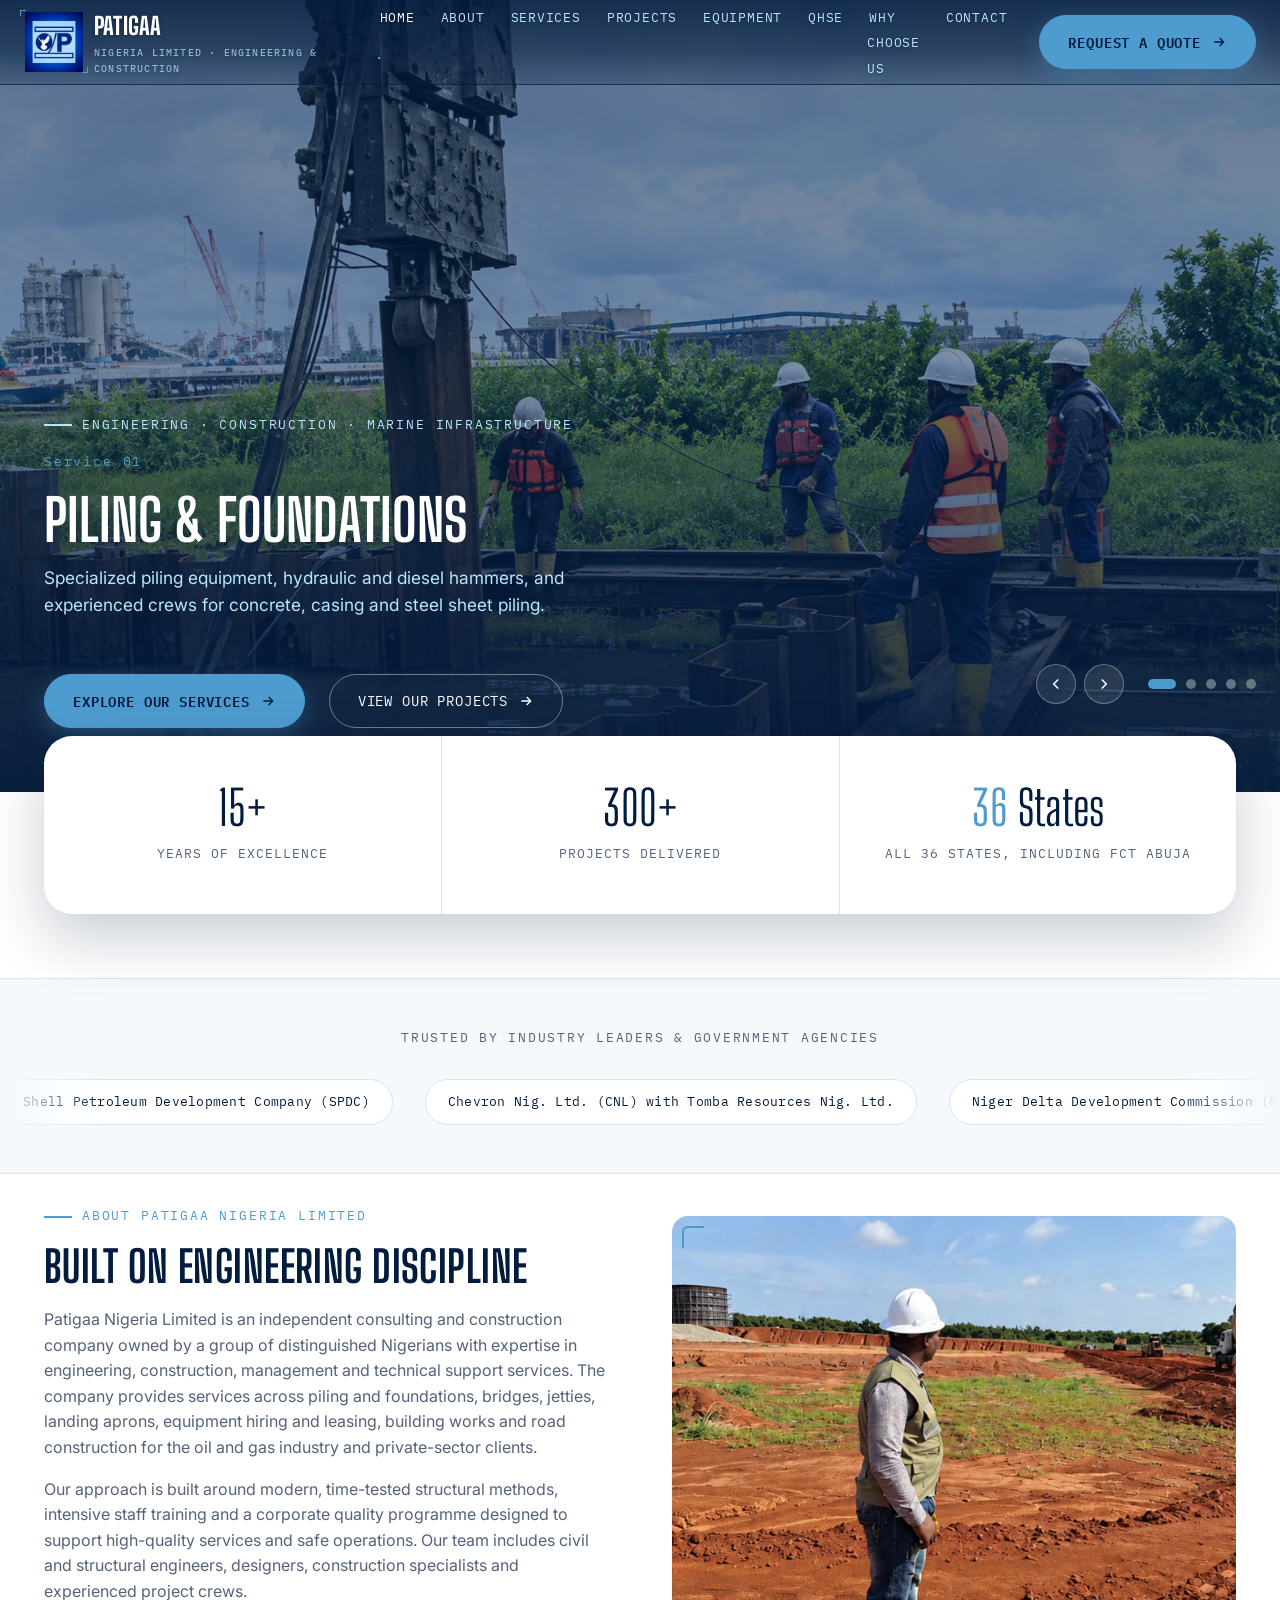
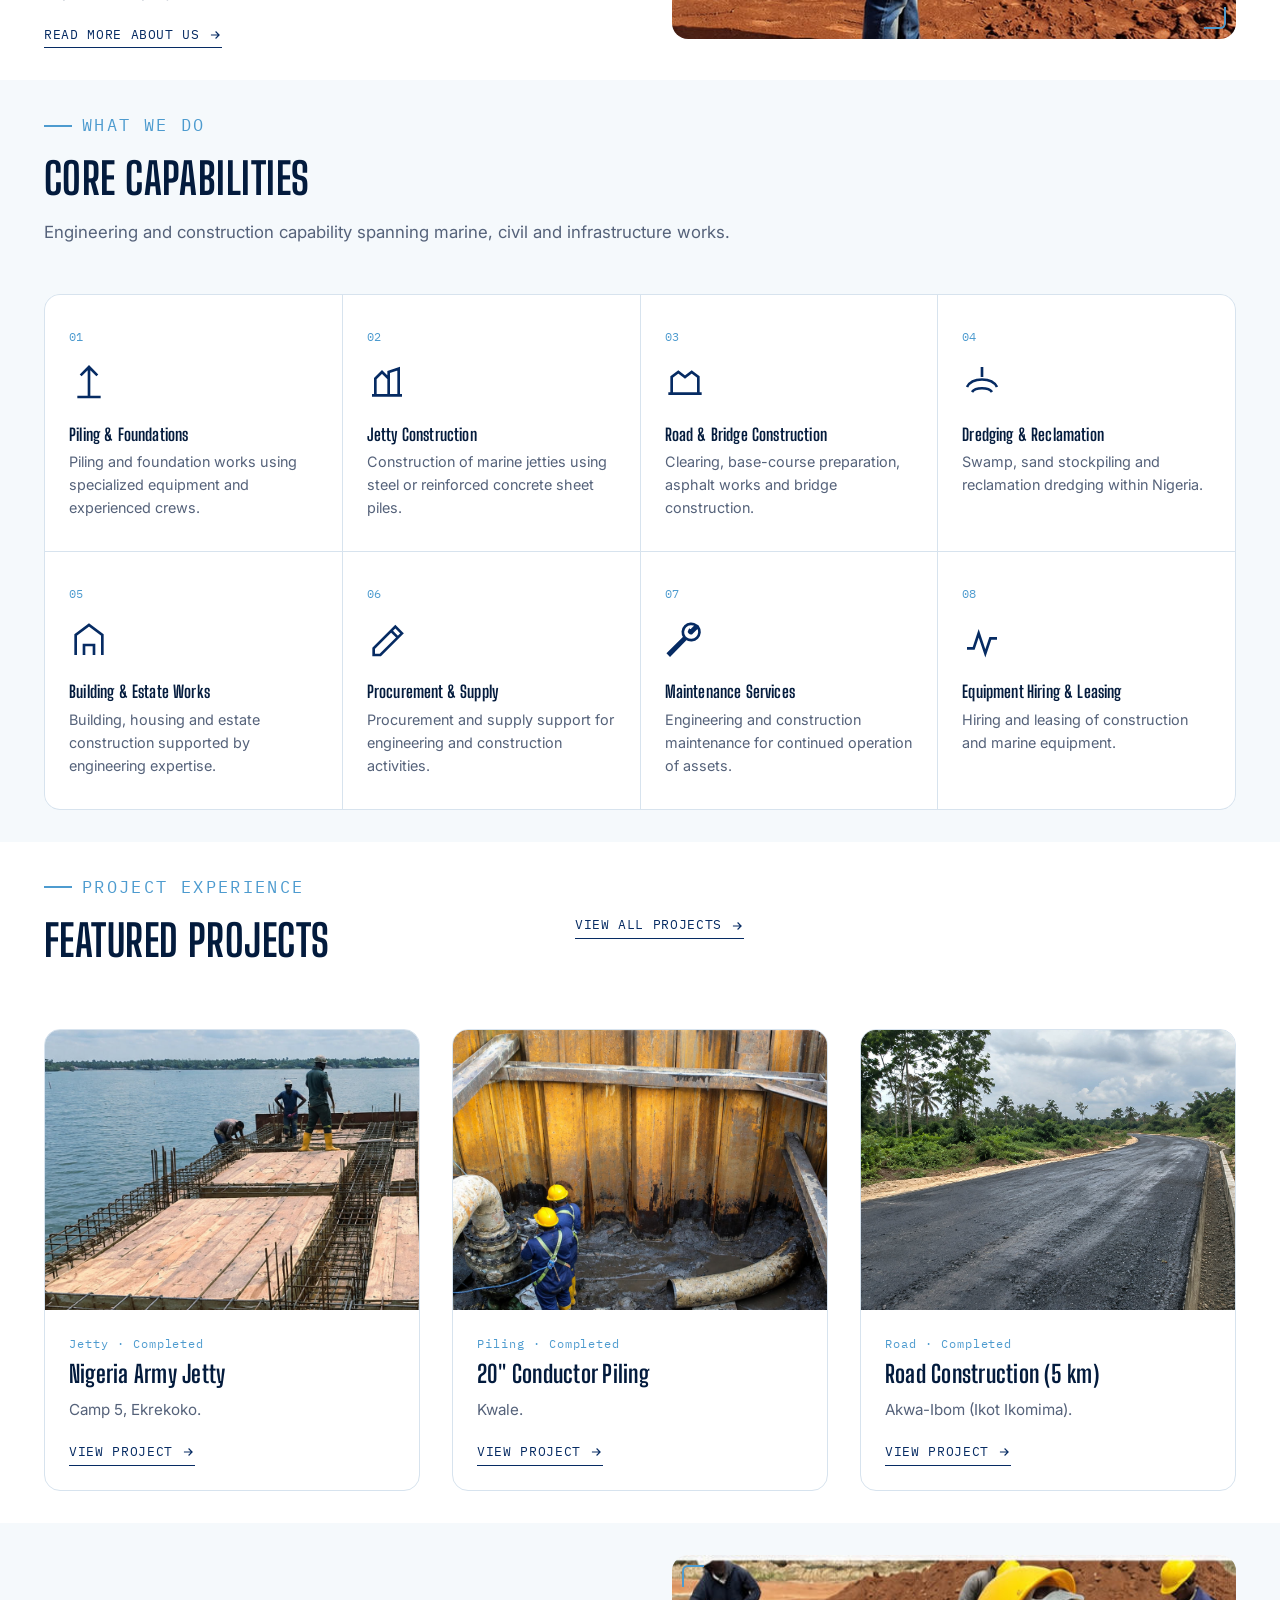
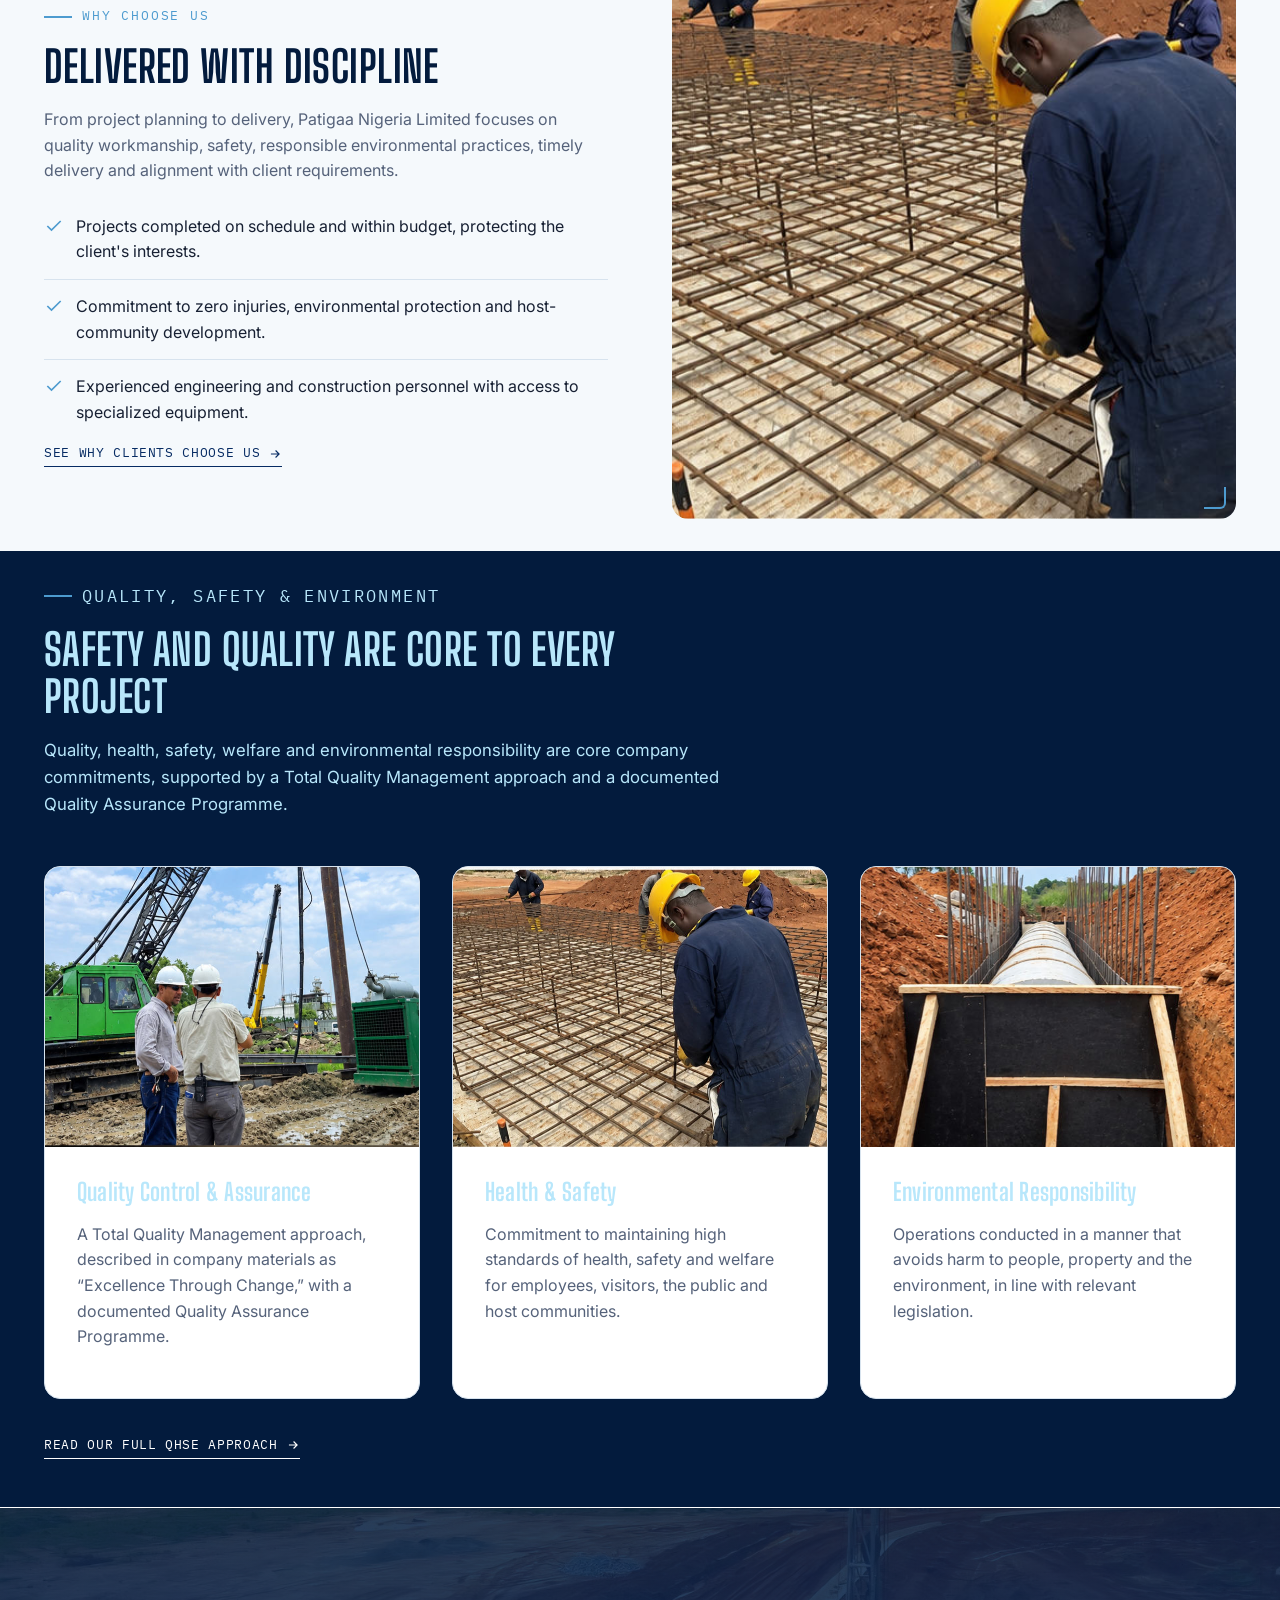
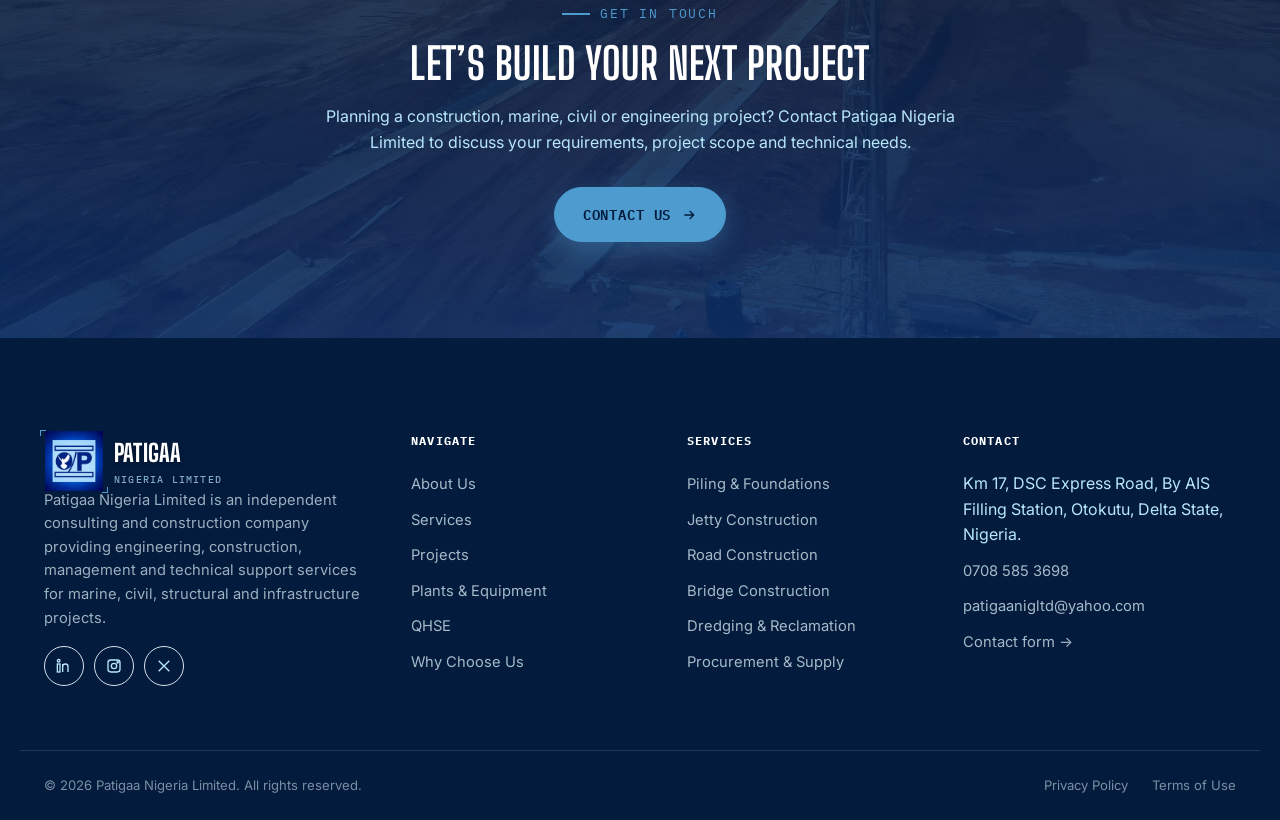
<file: index.html>
<!DOCTYPE html>
<html lang="en">
<head>
<meta charset="UTF-8">
<meta name="viewport" content="width=device-width, initial-scale=1.0">
<title>Patigaa Nigeria Limited | Engineering, Construction &amp; Marine Infrastructure</title>
<meta name="description" content="Patigaa Nigeria Limited is a Nigerian engineering and construction company delivering piling, jetty construction, road and bridge works, dredging and marine infrastructure across the Niger-Delta.">
<link rel="canonical" href="[CANONICAL URL PLACEHOLDER]/index.html">
<meta property="og:type" content="website">
<meta property="og:title" content="Patigaa Nigeria Limited | Engineering, Construction & Marine Infrastructure">
<meta property="og:description" content="Engineering, construction, management and technical support services for marine, civil, structural and infrastructure projects in Nigeria.">
<meta property="og:url" content="[CANONICAL URL PLACEHOLDER]/index.html">
<meta property="og:image" content="[CANONICAL URL PLACEHOLDER]/images/hero/hero-home.svg">
<meta name="twitter:card" content="summary_large_image">
<meta name="twitter:title" content="Patigaa Nigeria Limited | Engineering, Construction & Marine Infrastructure">
<meta name="twitter:description" content="Engineering, construction, management and technical support services for marine, civil, structural and infrastructure projects in Nigeria.">
<script type="application/ld+json">
{
  "@context": "https://schema.org",
  "@type": "GeneralContractor",
  "name": "Patigaa Nigeria Limited",
  "description": "Independent consulting and construction company providing engineering, construction, management and technical support services for marine, civil, structural and infrastructure projects.",
  "address": {
    "@type": "PostalAddress",
    "streetAddress": "Km 17, DSC Express Road, By AIS Filling Station, Otokutu",
    "addressRegion": "Delta State",
    "addressCountry": "NG"
  },
  "telephone": "+2347085853698",
  "email": "patigaanigltd@yahoo.com",
  "foundingDate": "2010-10-17",
  "url": "[CANONICAL URL PLACEHOLDER]/index.html"
}
</script>
<link rel="stylesheet" href="css/style.css">
</head>
<body>
<a href="#main" class="skip-link">Skip to content</a>
<header class="site-header">
  <div class="container">
    <a href="index.html" class="logo" aria-label="Patigaa Nigeria Limited — Home">
      <span class="mark" aria-hidden="true"><img src="images/general/LOGO.jpg" alt="PNL" width="58" height="60"></span>
      <span>
        PATIGAA
        <small>Nigeria Limited &middot; Engineering &amp; Construction</small>
      </span>
    </a>

    <nav class="main-nav" aria-label="Primary">
      <ul class="nav-links">
        <li><a href="index.html">Home</a></li>
        <li><a href="about.html">About</a></li>
        <li><a href="services.html">Services</a></li>
        <li><a href="projects.html">Projects</a></li>
        <li><a href="equipment.html">Equipment</a></li>
        <li><a href="qhse.html">QHSE</a></li>
        <li><a href="why-choose-us.html">Why Choose Us</a></li>
        <li><a href="contact.html">Contact</a></li>
      </ul>
      <div class="nav-cta">
        <a href="contact.html" class="btn btn-primary">
          Request a Quote
          <svg viewBox="0 0 24 24" fill="none" stroke="currentColor" stroke-width="2"><path d="M5 12h14M13 6l6 6-6 6"/></svg>
        </a>
      </div>
    </nav>

    <button class="nav-toggle" aria-expanded="false" aria-controls="mobile-panel" aria-label="Toggle navigation menu">
      <span></span>
    </button>
  </div>

  <div class="mobile-panel" id="mobile-panel">
    <ul class="nav-links">
      <li><a href="index.html">Home</a></li>
      <li><a href="about.html">About</a></li>
      <li><a href="services.html">Services</a></li>
      <li><a href="projects.html">Projects</a></li>
      <li><a href="equipment.html">Equipment</a></li>
      <li><a href="qhse.html">QHSE</a></li>
      <li><a href="why-choose-us.html">Why Choose Us</a></li>
      <li><a href="contact.html">Contact</a></li>
    </ul>
    <a href="contact.html" class="btn btn-primary btn-block">Request a Quote</a>
  </div>
</header>

<main id="main">
<section class="hero-carousel" data-hero-carousel aria-roledescription="carousel" aria-label="Our core services">
  <div class="hero-slides">
    <div class="hero-slide is-active" data-slide="0">
      <div class="hero-slide-media"><img src="images\hero\piling&foundation home page.jpg" alt="[INSERT SERVICE IMAGE — Piling & Foundations]" width="1600" height="900" loading="eager"></div>
    </div>
    <div class="hero-slide" data-slide="1">
      <div class="hero-slide-media"><img src="images/hero/hero-jetty.jpg" alt="[INSERT SERVICE IMAGE — Jetty Construction]" width="1600" height="900" loading="lazy"></div>
    </div>
    <div class="hero-slide" data-slide="2">
      <div class="hero-slide-media"><img src="images/hero/road&bridge const home page.jpg" alt="[INSERT SERVICE IMAGE — Road & Bridge Construction]" width="1600" height="900" loading="lazy"></div>
    </div>
    <div class="hero-slide" data-slide="3">
      <div class="hero-slide-media"><img src="images/hero/dredging home page.jpg" alt="[INSERT SERVICE IMAGE — Dredging & Reclamation]" width="1600" height="900" loading="lazy"></div>
    </div>
    <div class="hero-slide" data-slide="4">
      <div class="hero-slide-media" ><img src="images/hero/marine infastructure home page.jpg" alt="[INSERT SERVICE IMAGE — Marine Infrastructure]" width="1600" height="900" loading="lazy"></div>
    </div>
  </div>

  <div class="hero-fixed-content container">
    <p class="eyebrow">Engineering &middot; Construction &middot; Marine Infrastructure</p>
    <h1 class="visually-hidden">Patigaa Nigeria Limited — Engineering, Construction &amp; Marine Infrastructure Services</h1>

    <div class="hero-captions">
      <div class="hero-caption is-active" data-caption="0">
        <span class="hero-slide-num">Service 01 </span>
        <p class="hero-caption-title">Piling &amp; Foundations</p>
        <p>Specialized piling equipment, hydraulic and diesel hammers, and experienced crews for concrete, casing and steel sheet piling.</p>
      </div>
      <div class="hero-caption" data-caption="1">
        <span class="hero-slide-num">Service 02 </span>
        <p class="hero-caption-title">Jetty Construction</p>
        <p>Construction of marine jetties using steel sheet piles or reinforced concrete sheet piles, backed by modern piling equipment.</p>
      </div>
      <div class="hero-caption" data-caption="2">
        <span class="hero-slide-num">Service 03 </span>
        <p class="hero-caption-title">Road &amp; Bridge Construction</p>
        <p>Clearing, base-course preparation, asphalt works and bridge construction supported by subsoil investigation and design.</p>
      </div>
      <div class="hero-caption" data-caption="3">
        <span class="hero-slide-num">Service 04 </span>
        <p class="hero-caption-title">Dredging &amp; Reclamation</p>
        <p>Swamp, sand stockpiling and reclamation dredging services delivered within Nigeria.</p>
      </div>
      <div class="hero-caption" data-caption="4">
        <span class="hero-slide-num">Service 05 </span>
        <p class="hero-caption-title">Marine Infrastructure</p>
        <p>Landing aprons, vessel landing platforms, ramps and slipways for marine and coastal projects.</p>
      </div>
    </div>

    <div class="hero-actions">
      <a href="services.html" class="btn btn-primary">
        Explore Our Services
        <svg viewBox="0 0 24 24" fill="none" stroke="currentColor" stroke-width="2"><path d="M5 12h14M13 6l6 6-6 6"/></svg>
      </a>
      <a href="projects.html" class="btn btn-outline">
        View Our Projects
        <svg viewBox="0 0 24 24" fill="none" stroke="currentColor" stroke-width="2"><path d="M5 12h14M13 6l6 6-6 6"/></svg>
      </a>
    </div>
  </div>

  <div class="hero-carousel-controls">
    <div class="hero-arrows">
      <button class="hero-arrow" data-dir="-1" aria-label="Previous service">
        <svg viewBox="0 0 24 24" fill="none" stroke="currentColor" stroke-width="2"><path d="M15 18l-6-6 6-6"/></svg>
      </button>
      <button class="hero-arrow" data-dir="1" aria-label="Next service">
        <svg viewBox="0 0 24 24" fill="none" stroke="currentColor" stroke-width="2"><path d="M9 18l6-6-6-6"/></svg>
      </button>
    </div>
    <div class="hero-dots" role="tablist" aria-label="Service slides">
      <button class="dot is-active" data-slide-index="0" role="tab" aria-selected="true" aria-label="Show Piling & Foundations slide"></button>
      <button class="dot" data-slide-index="1" role="tab" aria-selected="false" aria-label="Show Jetty Construction slide"></button>
      <button class="dot" data-slide-index="2" role="tab" aria-selected="false" aria-label="Show Road & Bridge Construction slide"></button>
      <button class="dot" data-slide-index="3" role="tab" aria-selected="false" aria-label="Show Dredging & Reclamation slide"></button>
      <button class="dot" data-slide-index="4" role="tab" aria-selected="false" aria-label="Show Marine Infrastructure slide"></button>
    </div>
  </div>
</section>

<section class="stats-band">
  <div class="container">
    <div class="stats-card reveal">
      <div class="stats-cell">
        <span class="stat-value"><span data-counter="15" data-suffix="+">0+</span></span>
        <span class="stat-label">Years of Excellence</span>
      </div>
      <div class="stats-cell">
        <span class="stat-value"><span data-counter="300" data-suffix="+">0+</span></span>
        <span class="stat-label">Projects Delivered</span>
      </div>
      <div class="stats-cell">
        <span class="stat-value"><span class="accent">36</span> States</span>
        <span class="stat-label">All 36 States, Including FCT Abuja</span>
      </div>
    </div>
  </div>
</section>

<!-- TRUSTED BY / MARQUEE -->
<section class="marquee-section">
  <p class="marquee-heading">Trusted by Industry Leaders &amp; Government Agencies</p>
  <div class="marquee" role="region" aria-label="Companies and agencies Patigaa Nigeria Limited has worked with">
    <div class="marquee-track">
      <span class="marquee-item">Shell Petroleum Development Company (SPDC)</span>
      <span class="marquee-item">Chevron Nig. Ltd. (CNL) with Tomba Resources Nig. Ltd.</span>
      <span class="marquee-item">Niger Delta Development Commission (NDDC)</span>
      <span class="marquee-item">Prudent Energy Ltd.</span>
      <span class="marquee-item">Seplat Petroleum Development Company of Nig. (SPDC)</span>
      <span class="marquee-item">Duchess Energy Ltd.</span>
      <span class="marquee-item">Fradro International</span>
      <span class="marquee-item">Midwestern Oil &amp; Gas Coy Plc</span>
      <span class="marquee-item">Don Mac Limited</span>
      <span class="marquee-item">Charliarik Limited</span>
      <span class="marquee-item">Fode Limited</span>
      <span class="marquee-item">Gredor Nig. Ltd</span>
      <span class="marquee-item">Harmone Engineering Limited</span>
      <!-- duplicate set for seamless loop -->
      <span class="marquee-item" aria-hidden="true">Shell Petroleum Development Company (SPDC)</span>
      <span class="marquee-item" aria-hidden="true">Chevron Nig. Ltd. (CNL) with Tomba Resources Nig. Ltd.</span>
      <span class="marquee-item" aria-hidden="true">Niger Delta Development Commission (NDDC)</span>
      <span class="marquee-item" aria-hidden="true">Prudent Energy Ltd.</span>
      <span class="marquee-item" aria-hidden="true">Seplat Petroleum Development Company of Nig. (SPDC)</span>
      <span class="marquee-item" aria-hidden="true">Duchess Energy Ltd.</span>
      <span class="marquee-item" aria-hidden="true">Fradro International</span>
      <span class="marquee-item" aria-hidden="true">Midwestern Oil &amp; Gas Coy Plc</span>
      <span class="marquee-item" aria-hidden="true">Don Mac Limited</span>
      <span class="marquee-item" aria-hidden="true">Charliarik Limited</span>
      <span class="marquee-item" aria-hidden="true">Fode Limited</span>
      <span class="marquee-item" aria-hidden="true">Gredor Nig. Ltd</span>
      <span class="marquee-item" aria-hidden="true">Harmone Engineering Limited</span>
    </div>
  </div>
  
</section>

<!-- COMPANY INTRODUCTION -->
<section class="section">
  <div class="container split">

    <div class="reveal">
      <p class="eyebrow">About Patigaa Nigeria Limited</p>
      <h2>Built on Engineering Discipline</h2>
      <p>Patigaa Nigeria Limited is an independent consulting and construction company owned by a group of distinguished Nigerians with expertise in engineering, construction, management and technical support services. The company provides services across piling and foundations, bridges, jetties, landing aprons, equipment hiring and leasing, building works and road construction for the oil and gas industry and private-sector clients.</p>
      <p>Our approach is built around modern, time-tested structural methods, intensive staff training and a corporate quality programme designed to support high-quality services and safe operations. Our team includes civil and structural engineers, designers, construction specialists and experienced project crews.</p>
      <a href="about.html" class="card-link">
        Read more about us
        <svg viewBox="0 0 24 24" fill="none" stroke="currentColor" stroke-width="2"><path d="M5 12h14M13 6l6 6-6 6"/></svg>
      </a>
    </div>
    <div class="reveal split-media">
      <div class="ph-img ratio-4-3 blueprint-frame">
        <img src="images/about/about site.jpg" alt="[INSERT COMPANY/TEAM IMAGE]" loading="lazy">
      </div>
    </div>
  </div>
</section>

<!-- KEY CAPABILITIES -->
<section class="section section--light">
  <div class="container">
    <div class="section-head">
      <p class="eyebrow">What We Do</p>
      <h2>Core Capabilities</h2>
      <p>Engineering and construction capability spanning marine, civil and infrastructure works.</p>
    </div>
    <div class="capability-grid">
      <div class="capability reveal">
        <span class="num">01</span>
        <svg class="icon" viewBox="0 0 24 24" fill="none" stroke="currentColor" stroke-width="1.6"><path d="M12 3v18M7 8l5-5 5 5M5 21h14"/></svg>
        <h3>Piling &amp; Foundations</h3>
        <p>Piling and foundation works using specialized equipment and experienced crews.</p>
      </div>
      <div class="capability reveal">
        <span class="num">02</span>
        <svg class="icon" viewBox="0 0 24 24" fill="none" stroke="currentColor" stroke-width="1.6"><path d="M3 20h18M5 20V10l4-4 4 4v10M13 20V6l6-2v16"/></svg>
        <h3>Jetty Construction</h3>
        <p>Construction of marine jetties using steel or reinforced concrete sheet piles.</p>
      </div>
      <div class="capability reveal">
        <span class="num">03</span>
        <svg class="icon" viewBox="0 0 24 24" fill="none" stroke="currentColor" stroke-width="1.6"><path d="M2 19h20M4 19V9l4-3 4 3 4-3 4 3v10"/></svg>
        <h3>Road &amp; Bridge Construction</h3>
        <p>Clearing, base-course preparation, asphalt works and bridge construction.</p>
      </div>
      <div class="capability reveal">
        <span class="num">04</span>
        <svg class="icon" viewBox="0 0 24 24" fill="none" stroke="currentColor" stroke-width="1.6"><path d="M3 15c3-6 15-6 18 0M6 18c2-3 10-3 12 0M12 3v6"/></svg>
        <h3>Dredging &amp; Reclamation</h3>
        <p>Swamp, sand stockpiling and reclamation dredging within Nigeria.</p>
      </div>
      <div class="capability reveal">
        <span class="num">05</span>
        <svg class="icon" viewBox="0 0 24 24" fill="none" stroke="currentColor" stroke-width="1.6"><path d="M4 21V9l8-6 8 6v12M9 21v-6h6v6"/></svg>
        <h3>Building &amp; Estate Works</h3>
        <p>Building, housing and estate construction supported by engineering expertise.</p>
      </div>
      <div class="capability reveal">
        <span class="num">06</span>
        <svg class="icon" viewBox="0 0 24 24" fill="none" stroke="currentColor" stroke-width="1.6"><path d="M21 8l-4-4-13 13v4h4L21 8zM14 6l4 4"/></svg>
        <h3>Procurement &amp; Supply</h3>
        <p>Procurement and supply support for engineering and construction activities.</p>
      </div>
      <div class="capability reveal">
        <span class="num">07</span>
        <svg class="icon" viewBox="0 0 24 24" fill="none" stroke="currentColor" stroke-width="1.6"><path d="M14.7 6.3a1 1 0 0 0 1.4 1.4l3.6-3.6a5 5 0 0 1-7 7L3 21l-1-1 9.7-9.7a5 5 0 0 1 7-7l-3.6 3.6z"/></svg>
        <h3>Maintenance Services</h3>
        <p>Engineering and construction maintenance for continued operation of assets.</p>
      </div>
      <div class="capability reveal">
        <span class="num">08</span>
        <svg class="icon" viewBox="0 0 24 24" fill="none" stroke="currentColor" stroke-width="1.6"><path d="M3 17h4l3-9 4 12 3-9h4"/></svg>
        <h3>Equipment Hiring &amp; Leasing</h3>
        <p>Hiring and leasing of construction and marine equipment.</p>
      </div>
    </div>
  </div>
</section>

<!-- FEATURED PROJECTS -->
<section class="section">
  <div class="container">
    <div class="section-head flex-between">
      <div>
        <p class="eyebrow">Project Experience</p>
        <h2>Featured Projects</h2>
      </div>
      <a href="projects.html" class="card-link">
        View all projects
        <svg viewBox="0 0 24 24" fill="none" stroke="currentColor" stroke-width="2"><path d="M5 12h14M13 6l6 6-6 6"/></svg>
      </a>
    </div>
    <div class="card-grid">
      <article class="card reveal">
        <div class="ph-img ratio-4-3"><img src="images/projects/project-01.jpg" alt="[INSERT PROJECT IMAGE — Nigeria Army Jetty]" loading="lazy"></div>
        <div class="card-body">
          <div class="card-index">Jetty &middot; Completed</div>
          <h3>Nigeria Army Jetty</h3>
          <p>Camp 5, Ekrekoko.</p>
          <a href="projects.html#project-01" class="card-link">View Project <svg viewBox="0 0 24 24" fill="none" stroke="currentColor" stroke-width="2"><path d="M5 12h14M13 6l6 6-6 6"/></svg></a>
        </div>
      </article>
      <article class="card reveal">
        <div class="ph-img ratio-4-3"><img src="images/projects/project-02.jpg" alt="[INSERT PROJECT IMAGE — 20 inch Conductor Piling, Kwale]" loading="lazy"></div>
        <div class="card-body">
          <div class="card-index">Piling &middot; Completed</div>
          <h3>20&Prime; Conductor Piling</h3>
          <p>Kwale.</p>
          <a href="projects.html#project-02" class="card-link">View Project <svg viewBox="0 0 24 24" fill="none" stroke="currentColor" stroke-width="2"><path d="M5 12h14M13 6l6 6-6 6"/></svg></a>
        </div>
      </article>
      <article class="card reveal">
        <div class="ph-img ratio-4-3"><img src="images/projects/project-04.jpg" alt="[INSERT PROJECT IMAGE — Road Construction, Akwa-Ibom]" loading="lazy"></div>
        <div class="card-body">
          <div class="card-index">Road &middot; Completed</div>
          <h3>Road Construction (5 km)</h3>
          <p>Akwa-Ibom (Ikot Ikomima).</p>
          <a href="projects.html#project-04" class="card-link">View Project <svg viewBox="0 0 24 24" fill="none" stroke="currentColor" stroke-width="2"><path d="M5 12h14M13 6l6 6-6 6"/></svg></a>
        </div>
      </article>
    </div>
  </div>
</section>

<!-- WHY CHOOSE US PREVIEW -->
<section class="section section--light">
  <div class="container split split--reverse">
    <div class="split-media reveal">
      <div class="ph-img ratio-1-1 blueprint-frame">
        <img src="images/general/qhse-2.jpg" alt="[INSERT SITE IMAGE]" loading="lazy">
      </div>
    </div>
    <div class="reveal">
      <p class="eyebrow">Why Choose Us</p>
      <h2>Delivered With Discipline</h2>
      <p>From project planning to delivery, Patigaa Nigeria Limited focuses on quality workmanship, safety, responsible environmental practices, timely delivery and alignment with client requirements.</p>
      <ul class="principle-list">
        <li><svg viewBox="0 0 24 24" fill="none" stroke="currentColor" stroke-width="2"><path d="M20 6L9 17l-5-5"/></svg><span>Projects completed on schedule and within budget, protecting the client's interests.</span></li>
        <li><svg viewBox="0 0 24 24" fill="none" stroke="currentColor" stroke-width="2"><path d="M20 6L9 17l-5-5"/></svg><span>Commitment to zero injuries, environmental protection and host-community development.</span></li>
        <li><svg viewBox="0 0 24 24" fill="none" stroke="currentColor" stroke-width="2"><path d="M20 6L9 17l-5-5"/></svg><span>Experienced engineering and construction personnel with access to specialized equipment.</span></li>
      </ul>
      <a href="why-choose-us.html" class="card-link">
        See why clients choose us
        <svg viewBox="0 0 24 24" fill="none" stroke="currentColor" stroke-width="2"><path d="M5 12h14M13 6l6 6-6 6"/></svg>
      </a>
    </div>
  </div>
</section>

<!-- QHSE PREVIEW -->
<section class="section section--navy">
  <div class="container">
    <div class="section-head">
      <p class="eyebrow">Quality, Safety &amp; Environment</p>
      <h2>Safety and Quality Are Core to Every Project</h2>
      <p class="text-on-navy">Quality, health, safety, welfare and environmental responsibility are core company commitments, supported by a Total Quality Management approach and a documented Quality Assurance Programme.</p>
    </div>
    <div class="card-grid">
      <div class="qhse-card reveal">
        <div class="ph-img ratio-4-3"><img src="images/general/qhse-1.jpg" alt="[INSERT SITE IMAGE — Quality Control]" loading="lazy"></div>
        <div class="card-body">
          <h3>Quality Control &amp; Assurance</h3>
          <p>A Total Quality Management approach, described in company materials as &ldquo;Excellence Through Change,&rdquo; with a documented Quality Assurance Programme.</p>
        </div>
      </div>
      <div class="qhse-card reveal">
        <div class="ph-img ratio-4-3"><img src="images/general/qhse-2.jpg" alt="[INSERT SITE IMAGE — Health and Safety]" loading="lazy"></div>
        <div class="card-body">
          <h3>Health &amp; Safety</h3>
          <p>Commitment to maintaining high standards of health, safety and welfare for employees, visitors, the public and host communities.</p>
        </div>
      </div>
      <div class="qhse-card reveal">
        <div class="ph-img ratio-4-3"><img src="images/general/qhse-3.jpg" alt="[INSERT SITE IMAGE — Environment]" loading="lazy"></div>
        <div class="card-body">
          <h3>Environmental Responsibility</h3>
          <p>Operations conducted in a manner that avoids harm to people, property and the environment, in line with relevant legislation.</p>
        </div>
      </div>
    </div>
    <p class="mt-4"><a href="qhse.html" class="card-link cta-link-on-navy">Read our full QHSE approach <svg viewBox="0 0 24 24" fill="none" stroke="currentColor" stroke-width="2" class="icon-sm"><path d="M5 12h14M13 6l6 6-6 6"/></svg></a></p>
  </div>
</section>

<!-- CTA -->
<section class="cta-band">
  <div class="hero-media ph-img">
    <img src="images/general/cta-bg.jpg" alt="[INSERT SITE IMAGE]" loading="lazy">
  </div>
  <div class="container cta-band-inner">
    <p class="eyebrow justify-center">Get in Touch</p>
    <h2>Let&rsquo;s Build Your Next Project</h2>
    <p class="text-on-navy">Planning a construction, marine, civil or engineering project? Contact Patigaa Nigeria Limited to discuss your requirements, project scope and technical needs.</p>
    <div class="btn-row">
      <a href="contact.html" class="btn btn-primary">
        Contact Us
        <svg viewBox="0 0 24 24" fill="none" stroke="currentColor" stroke-width="2"><path d="M5 12h14M13 6l6 6-6 6"/></svg>
      </a>
    </div>
  </div>
</section>
</main>
<footer class="site-footer">
  <div class="container footer-top">
    <div class="footer-brand">
      <a href="index.html" class="logo" aria-label="Patigaa Nigeria Limited — Home">
        <span class="mark" aria-hidden="true"><img src="images/general/LOGO.jpg" alt="PNL" width="58" height="60"></span>
        <span>PATIGAA<small>Nigeria Limited</small></span>
      </a>
      <p>Patigaa Nigeria Limited is an independent consulting and construction company providing engineering, construction, management and technical support services for marine, civil, structural and infrastructure projects.</p>
      <div class="social-row" aria-label="Social media">
        <a href="https://www.linkedin.com/in/patigaa-nigeria-limited-8aa658432/" aria-label="Patigaa Nigeria Limited on LinkedIn"><svg viewBox="0 0 24 24" fill="none" stroke="currentColor" stroke-width="2"><rect x="2" y="9" width="4" height="12"/><circle cx="4" cy="4" r="2"/><path d="M10 9v12M10 13a4 4 0 0 1 8 0v8"/></svg></a>
        <a href="https://www.instagram.com/patigaanl/" aria-label="Patigaa Nigeria Limited on Instagram"><svg viewBox="0 0 24 24" fill="none" stroke="currentColor" stroke-width="2"><rect x="3" y="3" width="18" height="18" rx="4"/><circle cx="12" cy="12" r="4"/><circle cx="17.5" cy="6.5" r="1"/></svg></a>
        <a href="https://x.com/PatigaaNL" aria-label="Patigaa Nigeria Limited on X"><svg viewBox="0 0 24 24" fill="none" stroke="currentColor" stroke-width="2"><path d="M4 4l16 16M20 4L4 20"/></svg></a>
      </div>
    </div>

    <div class="footer-col">
      <h4>Navigate</h4>
      <ul>
        <li><a href="about.html">About Us</a></li>
        <li><a href="services.html">Services</a></li>
        <li><a href="projects.html">Projects</a></li>
        <li><a href="equipment.html">Plants &amp; Equipment</a></li>
        <li><a href="qhse.html">QHSE</a></li>
        <li><a href="why-choose-us.html">Why Choose Us</a></li>
      </ul>
    </div>

    <div class="footer-col">
      <h4>Services</h4>
      <ul>
        <li><a href="services.html#piling">Piling &amp; Foundations</a></li>
        <li><a href="services.html#jetty">Jetty Construction</a></li>
        <li><a href="services.html#road">Road Construction</a></li>
        <li><a href="services.html#bridge">Bridge Construction</a></li>
        <li><a href="services.html#dredging">Dredging &amp; Reclamation</a></li>
        <li><a href="services.html#procurement">Procurement &amp; Supply</a></li>
      </ul>
    </div>

    <div class="footer-col">
      <h4>Contact</h4>
      <ul>
        <li>Km 17, DSC Express Road, By AIS Filling Station, Otokutu, Delta State, Nigeria.</li>
        <li><a href="tel:07085853698">0708 585 3698</a></li>
        <li><a href="mailto:patigaanigltd@yahoo.com">patigaanigltd@yahoo.com</a></li>
        <li><a href="contact.html">Contact form &rarr;</a></li>
      </ul>
    </div>
  </div>

  <div class="container footer-bottom">
    <p>&copy; <span data-year>2026</span> Patigaa Nigeria Limited. All rights reserved.</p>
      <div class="footer-legal">
      <a href="privacy-policy.html">Privacy Policy</a>
      <a href="terms-of-use.html">Terms of Use</a>
    </div>
  </div>
</footer>

<button class="back-to-top" aria-label="Back to top">
  <svg viewBox="0 0 24 24" fill="none" stroke="currentColor" stroke-width="2"><path d="M12 19V5M5 12l7-7 7 7"/></svg>
</button>

<script src="js/script.js"></script>
<script>document.querySelector('[data-year]').textContent = new Date().getFullYear();</script>

</body>
</html>
</file>
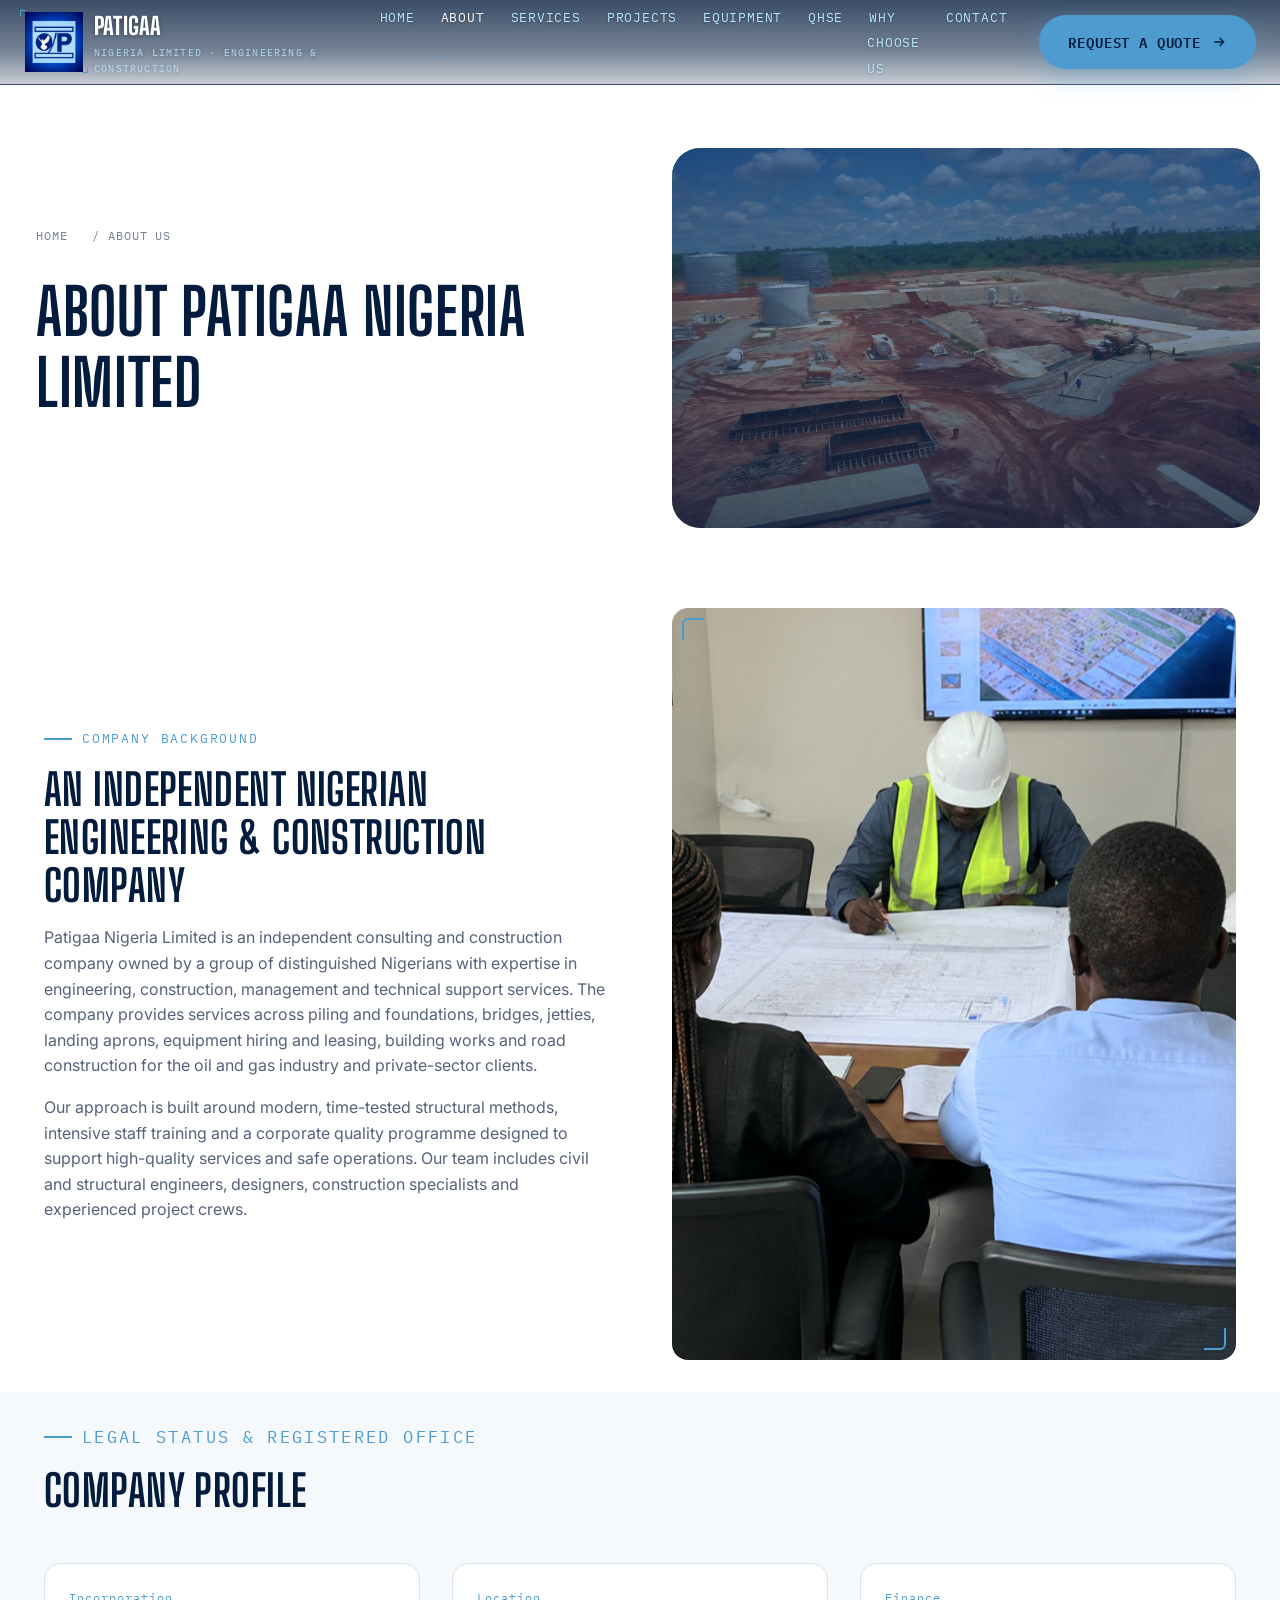
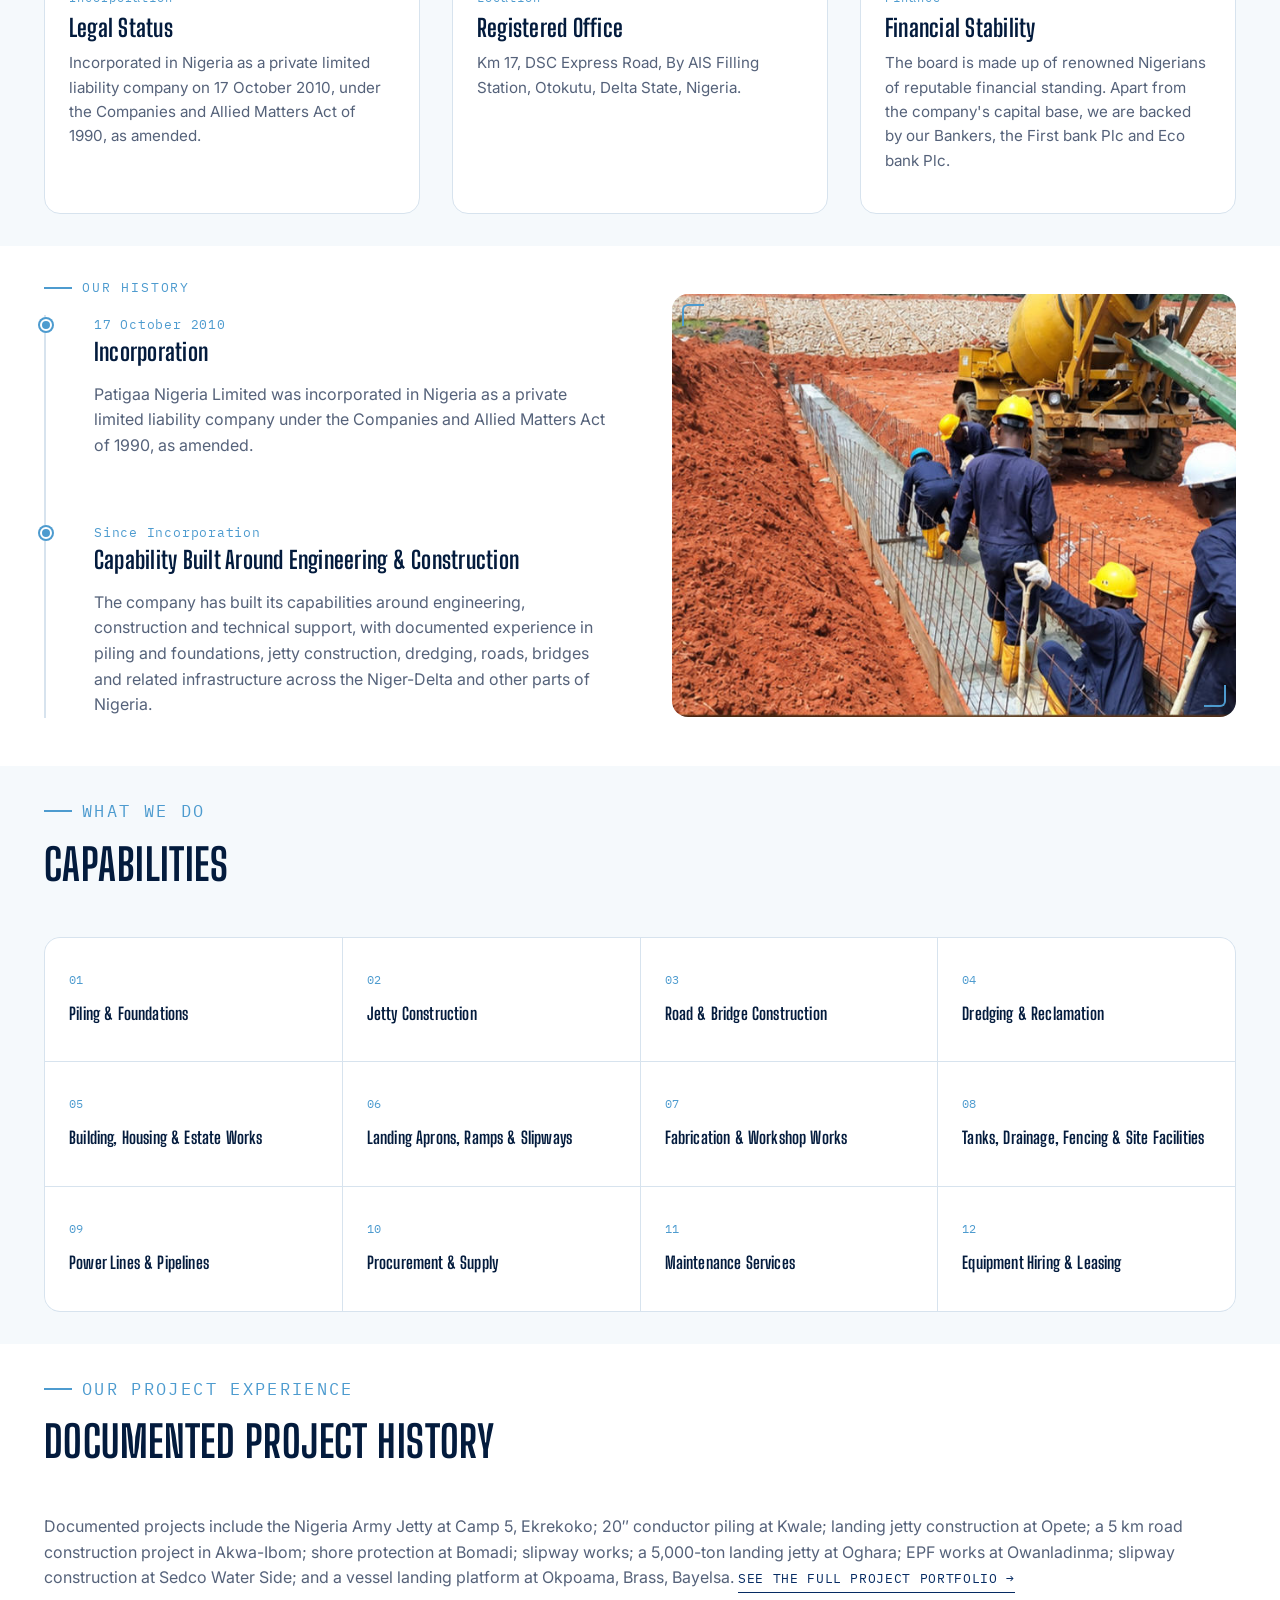
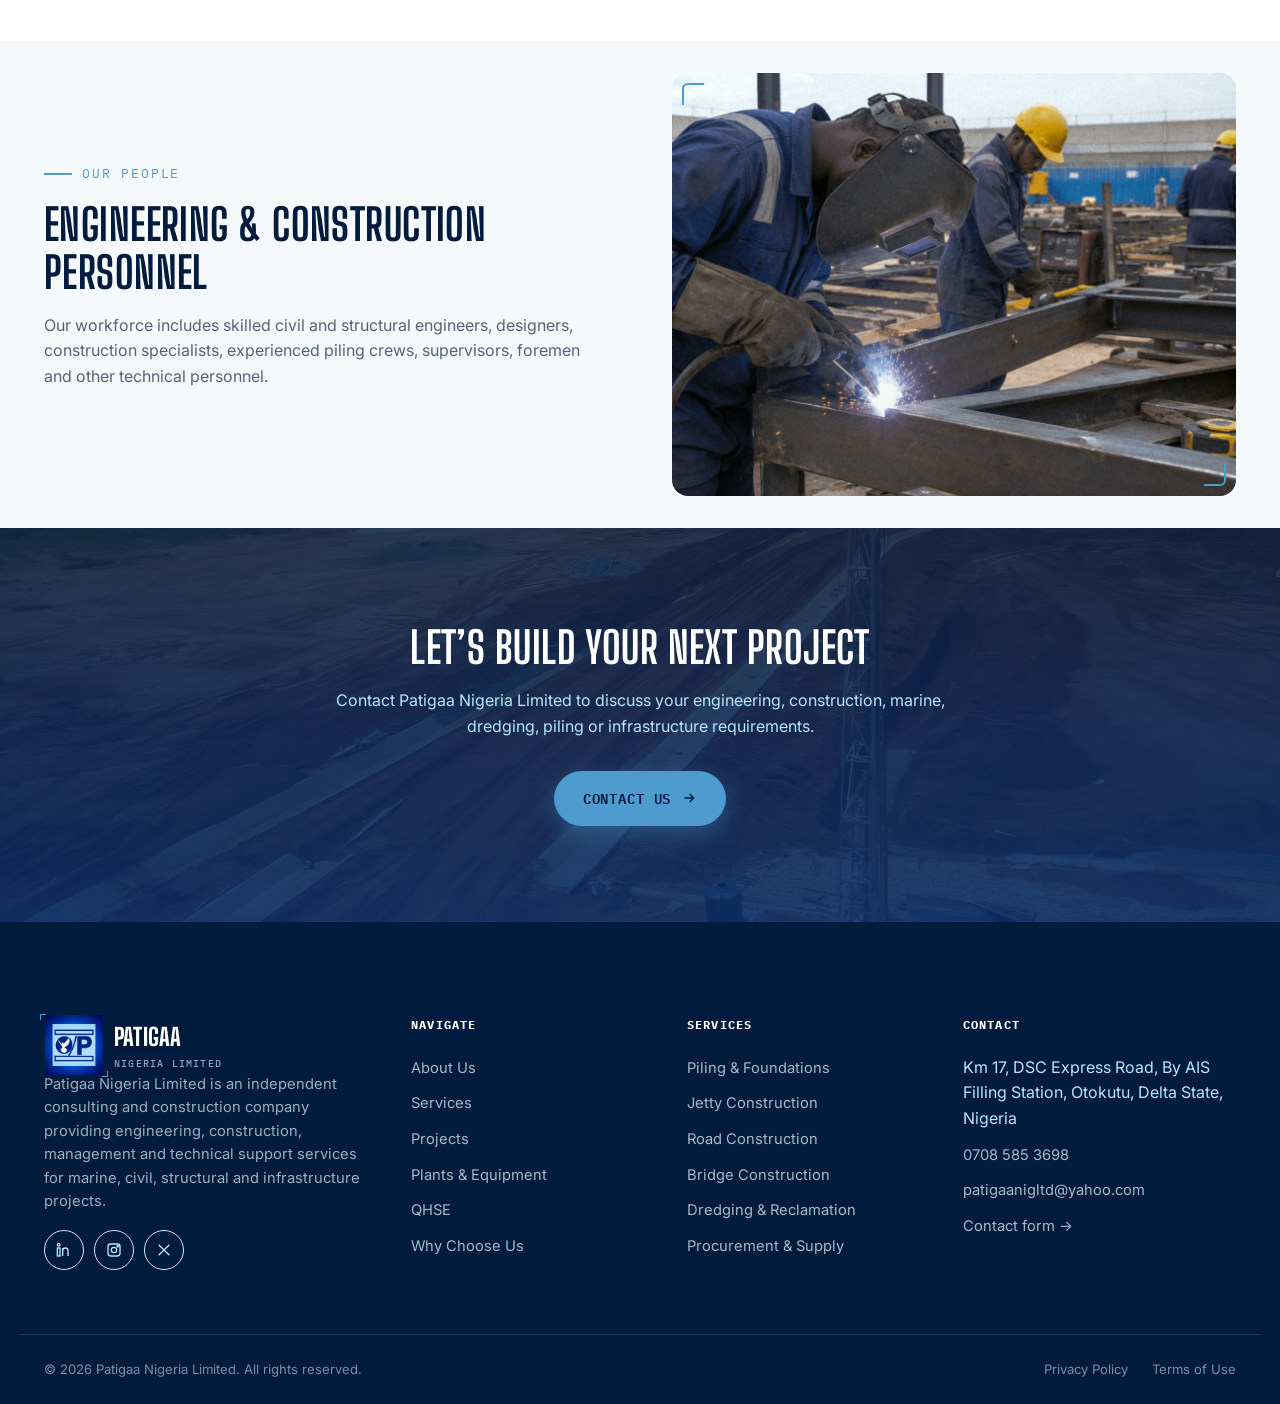
<file: about.html>
<!DOCTYPE html>
<html lang="en">
<head>
<meta charset="UTF-8">
<meta name="viewport" content="width=device-width, initial-scale=1.0">
<title>About Us | Patigaa Nigeria Limited</title>
<meta name="description" content="Patigaa Nigeria Limited is an independent Nigerian consulting and construction company incorporated in 2010, providing engineering, construction and technical support services.">
<link rel="canonical" href="[CANONICAL URL PLACEHOLDER]/about.html">
<meta property="og:type" content="website">
<meta property="og:title" content="About Us | Patigaa Nigeria Limited">
<meta property="og:description" content="Company background, history and capabilities of Patigaa Nigeria Limited.">
<meta property="og:url" content="[CANONICAL URL PLACEHOLDER]/about.html">
<meta name="twitter:card" content="summary_large_image">
<link rel="stylesheet" href="css/style.css">
</head>
<body>
<a href="#main" class="skip-link">Skip to content</a>
<header class="site-header">
  <div class="container">
    <a href="index.html" class="logo" aria-label="Patigaa Nigeria Limited — Home">
      <span class="mark" aria-hidden="true"><img src="images/general/LOGO.jpg" alt="PNL"  width="58" height="60"></span>
      <span>
        PATIGAA
        <small>Nigeria Limited &middot; Engineering &amp; Construction</small>
      </span>
    </a>

    <nav class="main-nav" aria-label="Primary">
      <ul class="nav-links">
        <li><a href="index.html">Home</a></li>
        <li><a href="about.html">About</a></li>
        <li><a href="services.html">Services</a></li>
        <li><a href="projects.html">Projects</a></li>
        <li><a href="equipment.html">Equipment</a></li>
        <li><a href="qhse.html">QHSE</a></li>
        <li><a href="why-choose-us.html">Why Choose Us</a></li>
        <li><a href="contact.html">Contact</a></li>
      </ul>
      <div class="nav-cta">
        <a href="contact.html" class="btn btn-primary">
          Request a Quote
          <svg viewBox="0 0 24 24" fill="none" stroke="currentColor" stroke-width="2"><path d="M5 12h14M13 6l6 6-6 6"/></svg>
        </a>
      </div>
    </nav>

    <button class="nav-toggle" aria-expanded="false" aria-controls="mobile-panel" aria-label="Toggle navigation menu">
      <span></span>
    </button>
  </div>

  <div class="mobile-panel" id="mobile-panel">
    <ul class="nav-links">
      <li><a href="index.html">Home</a></li>
      <li><a href="about.html">About</a></li>
      <li><a href="services.html">Services</a></li>
      <li><a href="projects.html">Projects</a></li>
      <li><a href="equipment.html">Equipment</a></li>
      <li><a href="qhse.html">QHSE</a></li>
      <li><a href="why-choose-us.html">Why Choose Us</a></li>
      <li><a href="contact.html">Contact</a></li>
    </ul>
    <a href="contact.html" class="btn btn-primary btn-block">Request a Quote</a>
  </div>
</header>

<main id="main">
<section class="container page-hero-flex">
  <div>
    <p class="breadcrumbs"><a href="index.html">Home</a> / About Us</p>
    <h1>About Patigaa Nigeria Limited</h1>
  </div>
  <div class="page-hero-media" >
    <img src="images/hero/hero-about.jpg" alt="[INSERT COMPANY/TEAM IMAGE]" loading="eager" >
  </div>
</section>

<section class="section">
  <div class="container split">
    <div class="reveal">
      <p class="eyebrow">Company Background</p>
      <h2>An Independent Nigerian Engineering &amp; Construction Company</h2>
      <p>Patigaa Nigeria Limited is an independent consulting and construction company owned by a group of distinguished Nigerians with expertise in engineering, construction, management and technical support services. The company provides services across piling and foundations, bridges, jetties, landing aprons, equipment hiring and leasing, building works and road construction for the oil and gas industry and private-sector clients.</p>
      <p>Our approach is built around modern, time-tested structural methods, intensive staff training and a corporate quality programme designed to support high-quality services and safe operations. Our team includes civil and structural engineers, designers, construction specialists and experienced project crews.</p>
    </div>
    <div class="reveal split-media">
      <div class="ph-img ratio-3-4 blueprint-frame">
        <img src="images/about/about.jpg" alt="[INSERT COMPANY/TEAM IMAGE]" loading="lazy">
      </div>
    </div>
  </div>
</section>

<section class="section section--light">
  <div class="container">
    <div class="section-head">
      <p class="eyebrow">Legal Status &amp; Registered Office</p>
      <h2>Company Profile</h2>
    </div>
    <div class="card-grid">
      <div class="card reveal">
        <div class="card-body">
          <div class="card-index">Incorporation</div>
          <h3>Legal Status</h3>
          <p>Incorporated in Nigeria as a private limited liability company on 17 October 2010, under the Companies and Allied Matters Act of 1990, as amended.</p>
        </div>
      </div>
      <div class="card reveal">
        <div class="card-body">
          <div class="card-index">Location</div>
          <h3>Registered Office</h3>
          <p>Km 17, DSC Express Road, By AIS Filling Station, Otokutu, Delta State, Nigeria.</p>
        </div>
      </div>
      <div class="card reveal">
        <div class="card-body">
          <div class="card-index">Finance</div>
          <h3>Financial Stability</h3>
          <p>The board is made up of renowned Nigerians of reputable financial standing. Apart from the company's capital base, we are backed by our Bankers, the First bank Plc and Eco bank Plc.</p>
        </div>
      </div>
    </div>
  </div>
</section>

<section class="section">
  <div class="container split split--reverse">
    <div class="split-media reveal">
      <div class="ph-img ratio-4-3 blueprint-frame">
        <img src="images/about/about-intro.jpg" alt="[INSERT SITE IMAGE]" loading="lazy">
      </div>
    </div>
    <div class="reveal">
      <p class="eyebrow">Our History</p>
      <div class="timeline">
        <div class="timeline-item">
          <span class="year">17 October 2010</span>
          <h3>Incorporation</h3>
          <p>Patigaa Nigeria Limited was incorporated in Nigeria as a private limited liability company under the Companies and Allied Matters Act of 1990, as amended.</p>
        </div>
        <div class="timeline-item">
          <span class="year">Since Incorporation</span>
          <h3>Capability Built Around Engineering &amp; Construction</h3>
          <p>The company has built its capabilities around engineering, construction and technical support, with documented experience in piling and foundations, jetty construction, dredging, roads, bridges and related infrastructure across the Niger-Delta and other parts of Nigeria.</p>
        </div>
      </div>
    </div>
  </div>
</section>

<section class="section section--light">
  <div class="container">
    <div class="section-head">
      <p class="eyebrow">What We Do</p>
      <h2>Capabilities</h2>
    </div>
    <div class="capability-grid">
      <div class="capability reveal"><span class="num">01</span><h3>Piling &amp; Foundations</h3></div>
      <div class="capability reveal"><span class="num">02</span><h3>Jetty Construction</h3></div>
      <div class="capability reveal"><span class="num">03</span><h3>Road &amp; Bridge Construction</h3></div>
      <div class="capability reveal"><span class="num">04</span><h3>Dredging &amp; Reclamation</h3></div>
      <div class="capability reveal"><span class="num">05</span><h3>Building, Housing &amp; Estate Works</h3></div>
      <div class="capability reveal"><span class="num">06</span><h3>Landing Aprons, Ramps &amp; Slipways</h3></div>
      <div class="capability reveal"><span class="num">07</span><h3>Fabrication &amp; Workshop Works</h3></div>
      <div class="capability reveal"><span class="num">08</span><h3>Tanks, Drainage, Fencing &amp; Site Facilities</h3></div>
      <div class="capability reveal"><span class="num">09</span><h3>Power Lines &amp; Pipelines</h3></div>
      <div class="capability reveal"><span class="num">10</span><h3>Procurement &amp; Supply</h3></div>
      <div class="capability reveal"><span class="num">11</span><h3>Maintenance Services</h3></div>
      <div class="capability reveal"><span class="num">12</span><h3>Equipment Hiring &amp; Leasing</h3></div>
    </div>
  </div>
</section>

<section class="section">
  <div class="container">
    <div class="section-head">
      <p class="eyebrow">Our Project Experience</p>
      <h2>Documented Project History</h2>
    </div>
    <p>Documented projects include the Nigeria Army Jetty at Camp 5, Ekrekoko; 20&Prime; conductor piling at Kwale; landing jetty construction at Opete; a 5&nbsp;km road construction project in Akwa-Ibom; shore protection at Bomadi; slipway works; a 5,000-ton landing jetty at Oghara; EPF works at Owanladinma; slipway construction at Sedco Water Side; and a vessel landing platform at Okpoama, Brass, Bayelsa. <a href="projects.html" class="card-link">See the full project portfolio &rarr;</a></p>
  </div>
</section>

<section class="section section--light">
  <div class="container split">
    <div class="reveal">
      <p class="eyebrow">Our People</p>
      <h2>Engineering &amp; Construction Personnel</h2>
      <p>Our workforce includes skilled civil and structural engineers, designers, construction specialists, experienced piling crews, supervisors, foremen and other technical personnel.</p>
    </div>
    <div class="reveal split-media">
      <div class="ph-img ratio-4-3 blueprint-frame">
        <img src="images/about/about-end.jpg" alt="[INSERT COMPANY/TEAM IMAGE]" loading="lazy">
      </div>
    </div>
  </div>
</section>

<section class="cta-band">
  <div class="hero-media ph-img"><img src="images/general/cta-bg.jpg" alt="[INSERT SITE IMAGE]" loading="lazy"></div>
  <div class="container cta-band-inner">
    <h2>Let&rsquo;s Build Your Next Project</h2>
    <p class="text-on-navy">Contact Patigaa Nigeria Limited to discuss your engineering, construction, marine, dredging, piling or infrastructure requirements.</p>
    <div class="btn-row">
      <a href="contact.html" class="btn btn-primary">Contact Us <svg viewBox="0 0 24 24" fill="none" stroke="currentColor" stroke-width="2"><path d="M5 12h14M13 6l6 6-6 6"/></svg></a>
    </div>
  </div>
</section>
</main>
<footer class="site-footer">
  <div class="container footer-top">
    <div class="footer-brand">
      <a href="index.html" class="logo" aria-label="Patigaa Nigeria Limited — Home">
        <span class="mark" aria-hidden="true"><img src="images/general/LOGO.jpg" alt="PNL" width="58" height="60"></span>
        <span>PATIGAA<small>Nigeria Limited</small></span>
      </a>
      <p>Patigaa Nigeria Limited is an independent consulting and construction company providing engineering, construction, management and technical support services for marine, civil, structural and infrastructure projects.</p>
      <div class="social-row" aria-label="Social media">
        <a href="https://www.linkedin.com/in/patigaa-nigeria-limited-8aa658432/" aria-label="Patigaa Nigeria Limited on LinkedIn"><svg viewBox="0 0 24 24" fill="none" stroke="currentColor" stroke-width="2"><rect x="2" y="9" width="4" height="12"/><circle cx="4" cy="4" r="2"/><path d="M10 9v12M10 13a4 4 0 0 1 8 0v8"/></svg></a>
        <a href="https://www.instagram.com/patigaanl/" aria-label="Patigaa Nigeria Limited on Instagram"><svg viewBox="0 0 24 24" fill="none" stroke="currentColor" stroke-width="2"><rect x="3" y="3" width="18" height="18" rx="4"/><circle cx="12" cy="12" r="4"/><circle cx="17.5" cy="6.5" r="1"/></svg></a>
        <a href="https://x.com/PatigaaNL" aria-label="Patigaa Nigeria Limited on X"><svg viewBox="0 0 24 24" fill="none" stroke="currentColor" stroke-width="2"><path d="M4 4l16 16M20 4L4 20"/></svg></a>
      </div>
    </div>

    <div class="footer-col">
      <h4>Navigate</h4>
      <ul>
        <li><a href="about.html">About Us</a></li>
        <li><a href="services.html">Services</a></li>
        <li><a href="projects.html">Projects</a></li>
        <li><a href="equipment.html">Plants &amp; Equipment</a></li>
        <li><a href="qhse.html">QHSE</a></li>
        <li><a href="why-choose-us.html">Why Choose Us</a></li>
      </ul>
    </div>

    <div class="footer-col">
      <h4>Services</h4>
      <ul>
        <li><a href="services.html#piling">Piling &amp; Foundations</a></li>
        <li><a href="services.html#jetty">Jetty Construction</a></li>
        <li><a href="services.html#road">Road Construction</a></li>
        <li><a href="services.html#bridge">Bridge Construction</a></li>
        <li><a href="services.html#dredging">Dredging &amp; Reclamation</a></li>
        <li><a href="services.html#procurement">Procurement &amp; Supply</a></li>
      </ul>
    </div>

    <div class="footer-col">
      <h4>Contact</h4>
      <ul>
        <li>Km 17, DSC Express Road, By AIS Filling Station, Otokutu, Delta State, Nigeria</li>
        <li><a href="tel:07085853698">0708 585 3698</a></li>
        <li><a href="mailto:patigaanigltd@yahoo.com">patigaanigltd@yahoo.com</a></li>
        <li><a href="contact.html">Contact form &rarr;</a></li>
      </ul>
    </div>
  </div>

  <div class="container footer-bottom">
    <p>&copy; <span data-year>2026</span> Patigaa Nigeria Limited. All rights reserved.</p>
     <div class="footer-legal">
      <a href="privacy-policy.html">Privacy Policy</a>
      <a href="terms-of-use.html">Terms of Use</a>
    </div>
  </div>
</footer>

<button class="back-to-top" aria-label="Back to top">
  <svg viewBox="0 0 24 24" fill="none" stroke="currentColor" stroke-width="2"><path d="M12 19V5M5 12l7-7 7 7"/></svg>
</button>

<script src="js/script.js"></script>
<script>document.querySelector('[data-year]').textContent = new Date().getFullYear();</script>

</body>
</html>
</file>
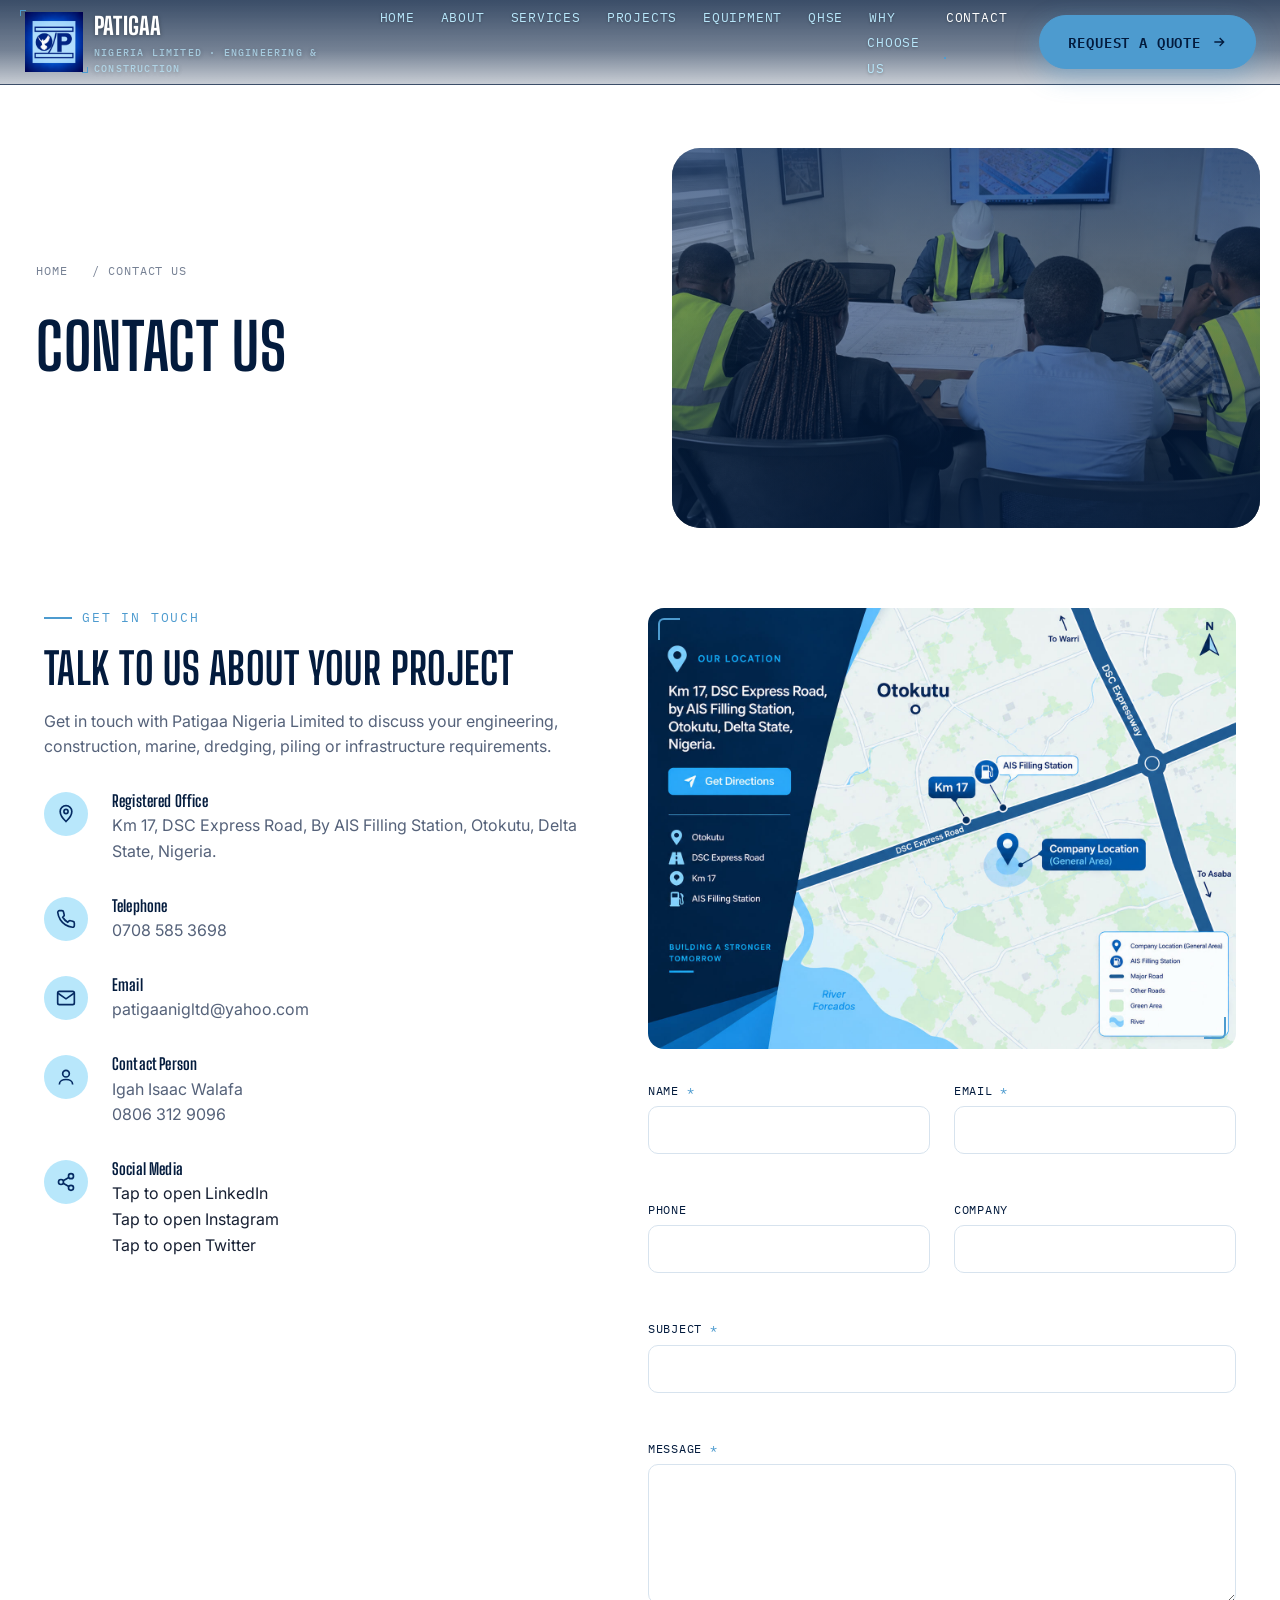
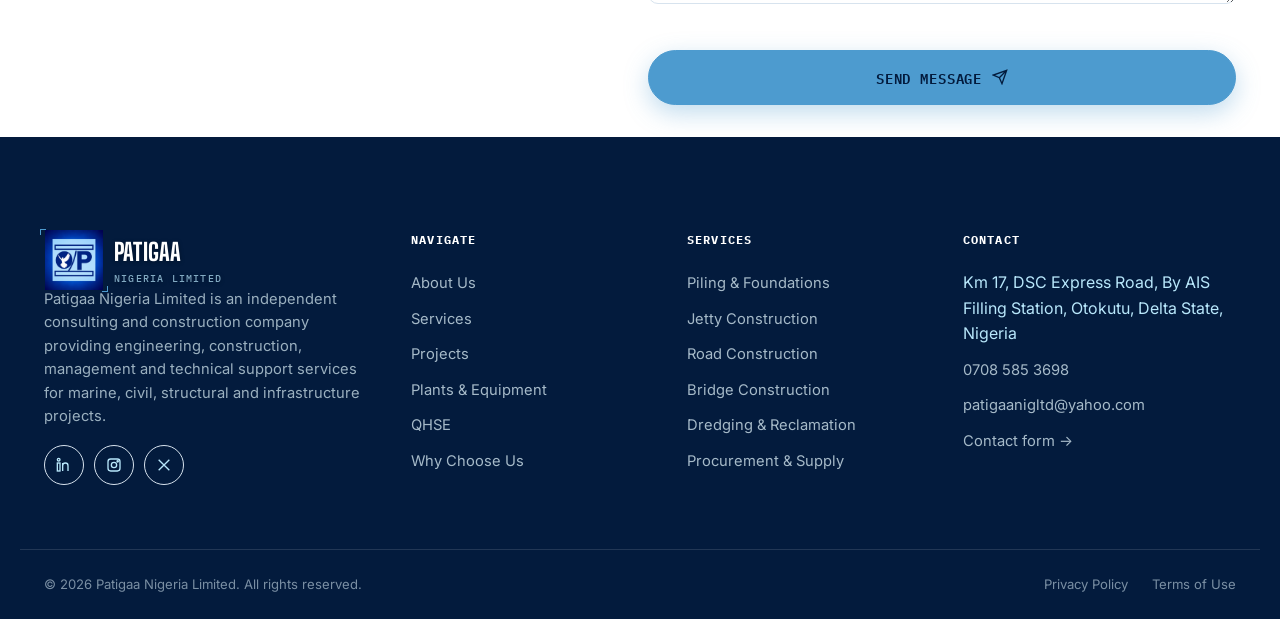
<file: contact.html>
<!DOCTYPE html>
<html lang="en">
<head>
<meta charset="UTF-8">
<meta name="viewport" content="width=device-width, initial-scale=1.0">
<title>Contact Us | Patigaa Nigeria Limited</title>
<meta name="description" content="Contact Patigaa Nigeria Limited — Km 17, DSC Express Road, Otokutu, Delta State, Nigeria. Telephone 0708 585 3698, email patigaa@hotmail.com.">
<link rel="canonical" href="[CANONICAL URL PLACEHOLDER]/contact.html">
<meta property="og:type" content="website">
<meta property="og:title" content="Contact Us | Patigaa Nigeria Limited">
<meta property="og:description" content="Get in touch with Patigaa Nigeria Limited to discuss your engineering and construction requirements.">
<meta property="og:url" content="[CANONICAL URL PLACEHOLDER]/contact.html">
<meta name="twitter:card" content="summary_large_image">
<link rel="stylesheet" href="css/style.css">
</head>
<body>
<a href="#main" class="skip-link">Skip to content</a>
<header class="site-header">
  <div class="container">
    <a href="index.html" class="logo" aria-label="Patigaa Nigeria Limited — Home">
      <span class="mark" aria-hidden="true"><img src="images/general/LOGO.jpg" alt="PNL"   width="58" height="60"></span>
      <span>
        PATIGAA
        <small>Nigeria Limited &middot; Engineering &amp; Construction</small>
      </span>
    </a>

    <nav class="main-nav" aria-label="Primary">
      <ul class="nav-links">
        <li><a href="index.html">Home</a></li>
        <li><a href="about.html">About</a></li>
        <li><a href="services.html">Services</a></li>
        <li><a href="projects.html">Projects</a></li>
        <li><a href="equipment.html">Equipment</a></li>
        <li><a href="qhse.html">QHSE</a></li>
        <li><a href="why-choose-us.html">Why Choose Us</a></li>
        <li><a href="contact.html">Contact</a></li>
      </ul>
      <div class="nav-cta">
        <a href="contact.html" class="btn btn-primary">
          Request a Quote
          <svg viewBox="0 0 24 24" fill="none" stroke="currentColor" stroke-width="2"><path d="M5 12h14M13 6l6 6-6 6"/></svg>
        </a>
      </div>
    </nav>

    <button class="nav-toggle" aria-expanded="false" aria-controls="mobile-panel" aria-label="Toggle navigation menu">
      <span></span>
    </button>
  </div>

  <div class="mobile-panel" id="mobile-panel">
    <ul class="nav-links">
      <li><a href="index.html">Home</a></li>
      <li><a href="about.html">About</a></li>
      <li><a href="services.html">Services</a></li>
      <li><a href="projects.html">Projects</a></li>
      <li><a href="equipment.html">Equipment</a></li>
      <li><a href="qhse.html">QHSE</a></li>
      <li><a href="why-choose-us.html">Why Choose Us</a></li>
      <li><a href="contact.html">Contact</a></li>
    </ul>
    <a href="contact.html" class="btn btn-primary btn-block">Request a Quote</a>
  </div>
</header>

<main id="main">
<section class="container page-hero-flex">
  <div>
    <p class="breadcrumbs"><a href="index.html">Home</a> / Contact Us</p>
    <h1>Contact Us</h1>
  </div>
  <div class="page-hero-media">
    <img src="images/hero/hero-contact.jpg" alt="[INSERT SITE IMAGE]" loading="eager">
  </div>
</section>

<section class="section">
  <div class="container split align-start">
    <div class="reveal">
      <p class="eyebrow">Get in Touch</p>
      <h2>Talk to Us About Your Project</h2>
      <p>Get in touch with Patigaa Nigeria Limited to discuss your engineering, construction, marine, dredging, piling or infrastructure requirements.</p>

      <div class="contact-info-list mt-4">
        <div class="contact-info-item">
          <div class="icon"><svg viewBox="0 0 24 24" fill="none" stroke="currentColor" stroke-width="2"><path d="M12 21s7-6.5 7-12a7 7 0 0 0-14 0c0 5.5 7 12 7 12z"/><circle cx="12" cy="9" r="2.5"/></svg></div>
          <div>
            <h3>Registered Office</h3>
            <p>Km 17, DSC Express Road, By AIS Filling Station, Otokutu, Delta State, Nigeria.</p>
          </div>
        </div>
        <div class="contact-info-item">
          <div class="icon"><svg viewBox="0 0 24 24" fill="none" stroke="currentColor" stroke-width="2"><path d="M22 16.92v3a2 2 0 0 1-2.18 2 19.8 19.8 0 0 1-8.63-3.07 19.5 19.5 0 0 1-6-6A19.8 19.8 0 0 1 2.11 4.18 2 2 0 0 1 4.09 2h3a2 2 0 0 1 2 1.72c.13.96.36 1.9.68 2.81a2 2 0 0 1-.45 2.11L8.09 9.91a16 16 0 0 0 6 6l1.27-1.27a2 2 0 0 1 2.11-.45c.91.32 1.85.55 2.81.68A2 2 0 0 1 22 16.92z"/></svg></div>
          <div>
            <h3>Telephone</h3>
            <p><a href="tel:07085853698">0708 585 3698</a></p>
          </div>
        </div>
        <div class="contact-info-item">
          <div class="icon"><svg viewBox="0 0 24 24" fill="none" stroke="currentColor" stroke-width="2"><rect x="2" y="4" width="20" height="16" rx="2"/><path d="M22 6l-10 7L2 6"/></svg></div>
          <div>
            <h3>Email</h3>
            <p><a href="mailto:patigaanigltd@yahoo.com">patigaanigltd@yahoo.com</a></p>
          </div>
        </div>
        <div class="contact-info-item">
          <div class="icon"><svg viewBox="0 0 24 24" fill="none" stroke="currentColor" stroke-width="2"><circle cx="12" cy="8" r="4"/><path d="M4 21c0-4 4-6 8-6s8 2 8 6"/></svg></div>
          <div>
            <h3>Contact Person</h3>
            <p>Igah Isaac Walafa<br><a href="tel:08063129096">0806 312 9096</a></p>
          </div>
        </div>
        <div class="contact-info-item">
          <div class="icon"><svg viewBox="0 0 24 24" fill="none" stroke="currentColor" stroke-width="2"><circle cx="18" cy="5" r="3"/><circle cx="6" cy="12" r="3"/><circle cx="18" cy="19" r="3"/><path d="M8.6 10.6l6.8-3.9M8.6 13.4l6.8 3.9"/></svg></div>
          <div>
            <h3>Social Media</h3>
            <a href="https://www.linkedin.com/in/patigaa-nigeria-limited-8aa658432/" aria-label="Patigaa Nigeria Limited on LinkedIn">Tap to open LinkedIn</a> <br>
            <a href="https://www.instagram.com/patigaanl/" aria-label="Patigaa Nigeria Limited on Instagram">Tap to open Instagram</a> <br>
             <a href="https://x.com/PatigaaNL" aria-label="Patigaa Nigeria Limited on X">Tap to open Twitter</a>
          </div>
        </div>
      </div>
    </div>

    <div class="reveal">
      <div class="ph-img ratio-4-3 blueprint-frame mb-4">
        <img src="images/general/contact-map.jpg" alt="[LOCATION / MAP PLACEHOLDER — Km 17, DSC Express Road, Otokutu, Delta State]" loading="lazy">
      </div>

      <form class="contact-form" data-contact-form novalidate>
        <input type="hidden" name="access_key" value="f2efef50-f6b3-480e-8f77-c5b15ea1234e">
        <div class="form-status" role="status" aria-live="polite"></div>
        <div class="form-grid">
          <div class="form-group">
            <label for="name">Name <span class="req">*</span></label>
            <input type="text" id="name" name="name" required autocomplete="name">
            <span class="field-error"></span>
          </div>
          <div class="form-group">
            <label for="email">Email <span class="req">*</span></label>
            <input type="email" id="email" name="email" required autocomplete="email">
            <span class="field-error"></span>
          </div>
          <div class="form-group">
            <label for="phone">Phone</label>
            <input type="tel" id="phone" name="phone" autocomplete="tel">
            <span class="field-error"></span>
          </div>
          <div class="form-group">
            <label for="company">Company</label>
            <input type="text" id="company" name="company" autocomplete="organization">
            <span class="field-error"></span>
          </div>
          <div class="form-group full">
            <label for="subject">Subject <span class="req">*</span></label>
            <input type="text" id="subject" name="subject" required>
            <span class="field-error"></span>
          </div>
          <div class="form-group full">
            <label for="message">Message <span class="req">*</span></label>
            <textarea id="message" name="message" required></textarea>
            <span class="field-error"></span>
          </div>
        </div>
        <button type="submit" class="btn btn-primary btn-block mt-3">
          Send Message
          <svg viewBox="0 0 24 24" fill="none" stroke="currentColor" stroke-width="2"><path d="M22 2L11 13M22 2l-7 20-4-9-9-4 20-7z"/></svg>
        </button>

      </form>
    </div>
  </div>
</section>
</main>
<footer class="site-footer">
  <div class="container footer-top">
    <div class="footer-brand">
      <a href="index.html" class="logo" aria-label="Patigaa Nigeria Limited — Home">
        <span class="mark" aria-hidden="true"><img src="images/general/LOGO.jpg" alt="PNL" width="58" height="60"></span>
        <span>PATIGAA<small>Nigeria Limited</small></span>
      </a>
      <p>Patigaa Nigeria Limited is an independent consulting and construction company providing engineering, construction, management and technical support services for marine, civil, structural and infrastructure projects.</p>
      <div class="social-row" aria-label="Social media">
        <a href="https://www.linkedin.com/in/patigaa-nigeria-limited-8aa658432/" aria-label="Patigaa Nigeria Limited on LinkedIn"><svg viewBox="0 0 24 24" fill="none" stroke="currentColor" stroke-width="2"><rect x="2" y="9" width="4" height="12"/><circle cx="4" cy="4" r="2"/><path d="M10 9v12M10 13a4 4 0 0 1 8 0v8"/></svg></a>
        <a href="https://www.instagram.com/patigaanl/" aria-label="Patigaa Nigeria Limited on Instagram"><svg viewBox="0 0 24 24" fill="none" stroke="currentColor" stroke-width="2"><rect x="3" y="3" width="18" height="18" rx="4"/><circle cx="12" cy="12" r="4"/><circle cx="17.5" cy="6.5" r="1"/></svg></a>
        <a href="https://x.com/PatigaaNL" aria-label="Patigaa Nigeria Limited on X"><svg viewBox="0 0 24 24" fill="none" stroke="currentColor" stroke-width="2"><path d="M4 4l16 16M20 4L4 20"/></svg></a>
      </div>
    </div>

    <div class="footer-col">
      <h4>Navigate</h4>
      <ul>
        <li><a href="about.html">About Us</a></li>
        <li><a href="services.html">Services</a></li>
        <li><a href="projects.html">Projects</a></li>
        <li><a href="equipment.html">Plants &amp; Equipment</a></li>
        <li><a href="qhse.html">QHSE</a></li>
        <li><a href="why-choose-us.html">Why Choose Us</a></li>
      </ul>
    </div>

    <div class="footer-col">
      <h4>Services</h4>
      <ul>
        <li><a href="services.html#piling">Piling &amp; Foundations</a></li>
        <li><a href="services.html#jetty">Jetty Construction</a></li>
        <li><a href="services.html#road">Road Construction</a></li>
        <li><a href="services.html#bridge">Bridge Construction</a></li>
        <li><a href="services.html#dredging">Dredging &amp; Reclamation</a></li>
        <li><a href="services.html#procurement">Procurement &amp; Supply</a></li>
      </ul>
    </div>

    <div class="footer-col">
      <h4>Contact</h4>
      <ul>
        <li>Km 17, DSC Express Road, By AIS Filling Station, Otokutu, Delta State, Nigeria</li>
        <li><a href="tel:07085853698">0708 585 3698</a></li>
        <li><a href="mailto:patigaanigltd@yahoo.com">patigaanigltd@yahoo.com</a></li>
        <li><a href="contact.html">Contact form &rarr;</a></li>
      </ul>
    </div>
  </div>

  <div class="container footer-bottom">
    <p>&copy; <span data-year>2026</span> Patigaa Nigeria Limited. All rights reserved.</p>
      <div class="footer-legal">
      <a href="privacy-policy.html">Privacy Policy</a>
      <a href="terms-of-use.html">Terms of Use</a>
    </div>
  </div>
</footer>

<button class="back-to-top" aria-label="Back to top">
  <svg viewBox="0 0 24 24" fill="none" stroke="currentColor" stroke-width="2"><path d="M12 19V5M5 12l7-7 7 7"/></svg>
</button>

<script src="js/script.js"></script>
<script>document.querySelector('[data-year]').textContent = new Date().getFullYear();</script>

</body>
</html>
</file>
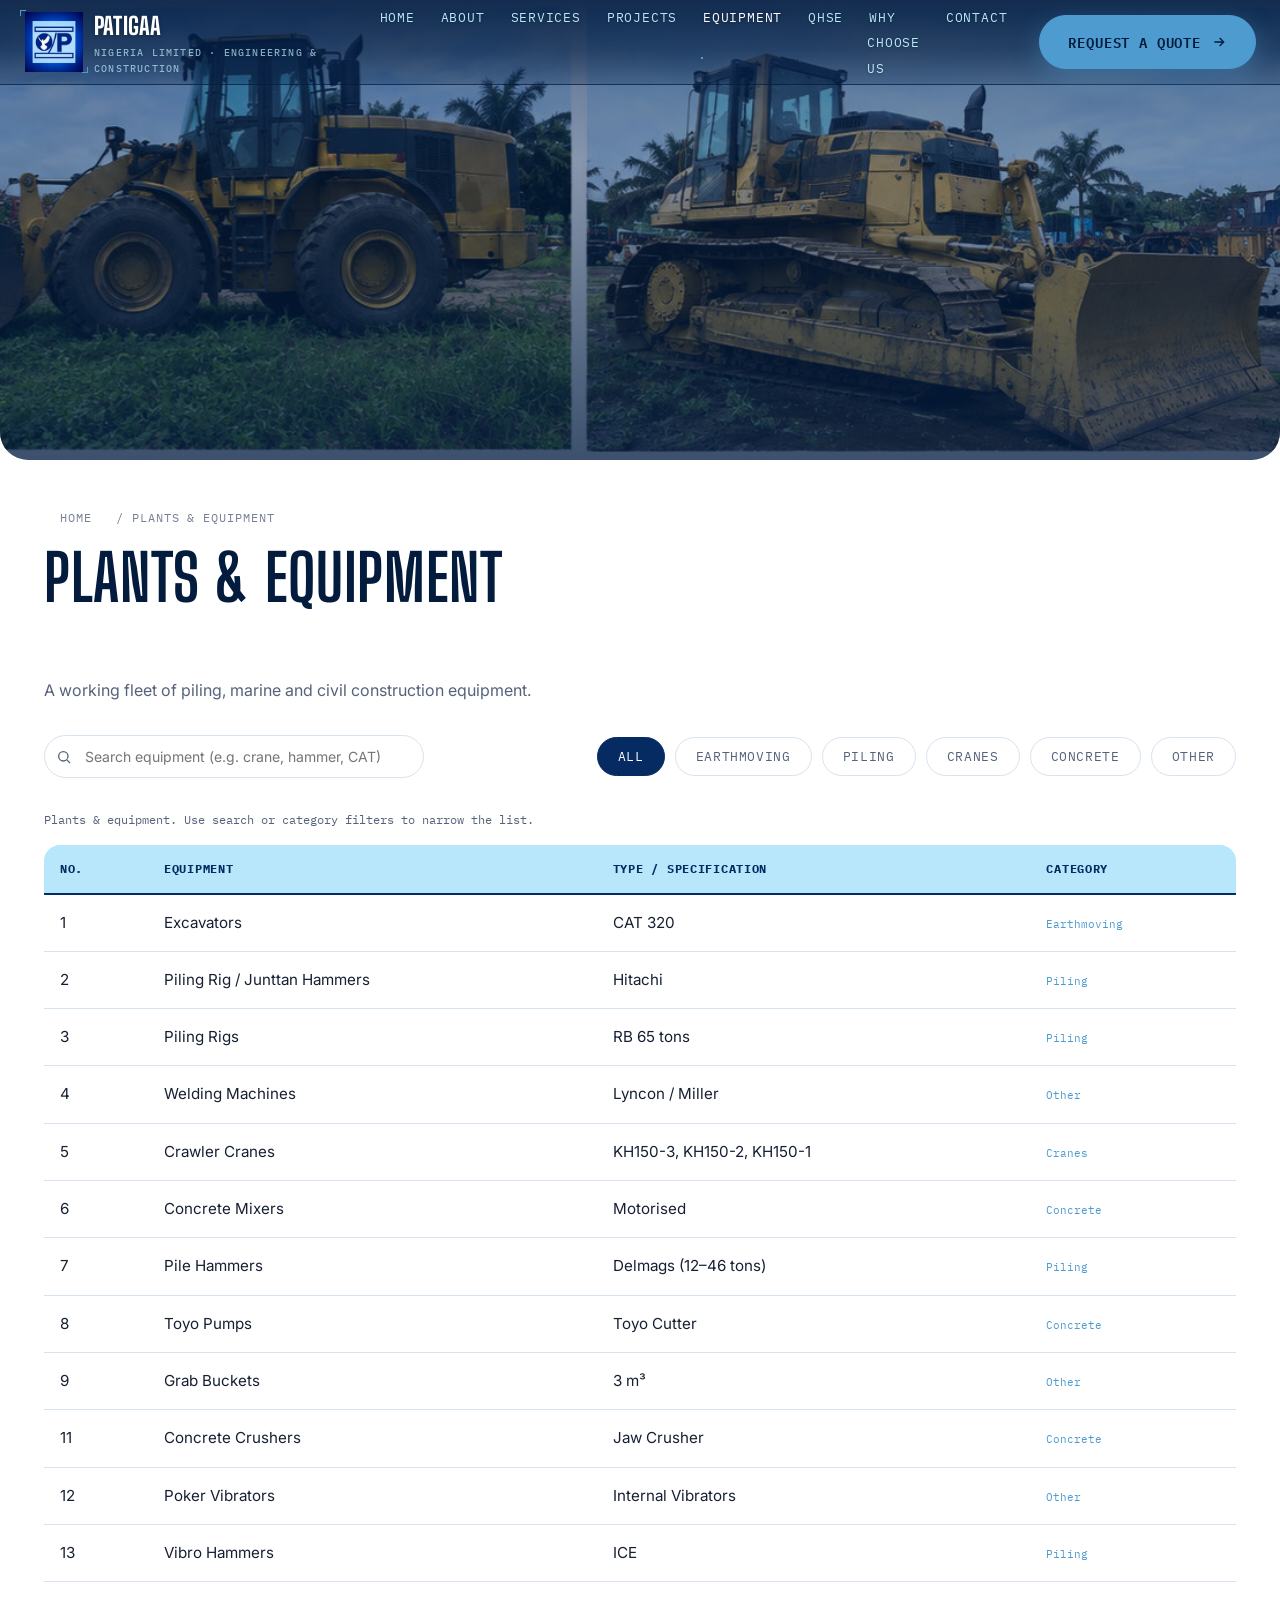
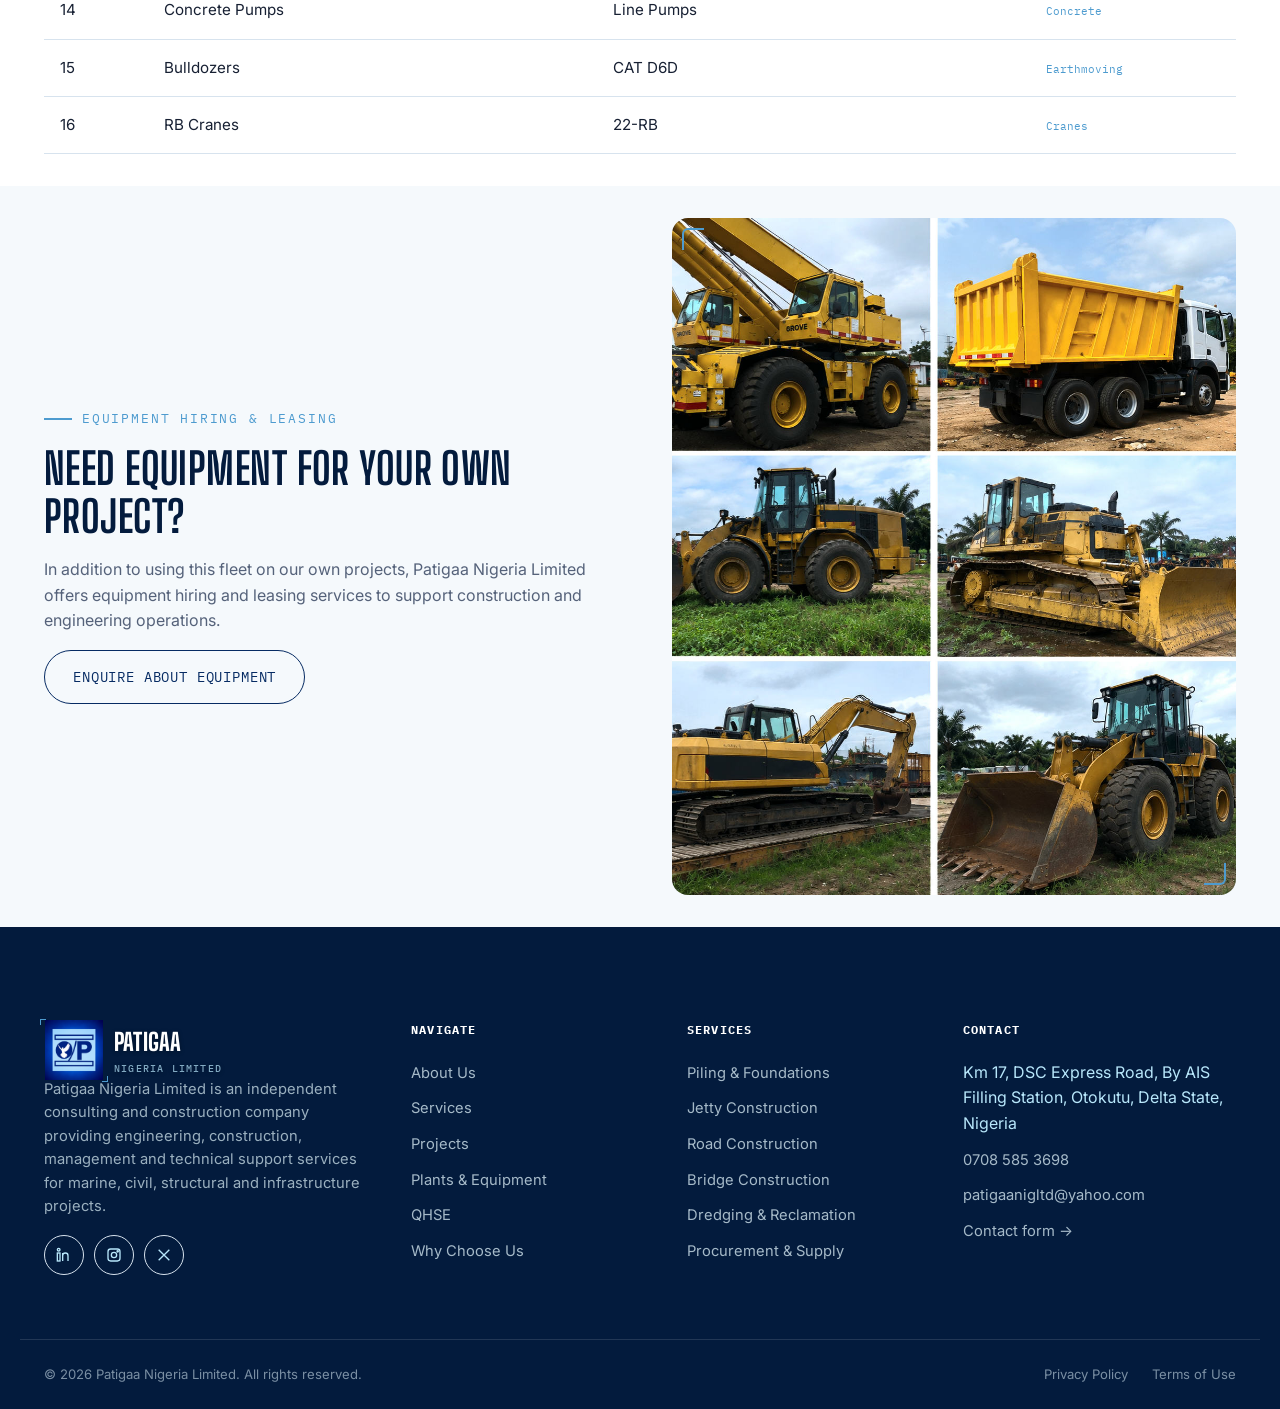
<file: equipment.html>
<!DOCTYPE html>
<html lang="en">
<head>
<meta charset="UTF-8">
<meta name="viewport" content="width=device-width, initial-scale=1.0">
<title>Plants &amp; Equipment | Patigaa Nigeria Limited</title>
<meta name="description" content="Piling rigs, crawler cranes, pile hammers, concrete pumps and other plant and equipment operated by Patigaa Nigeria Limited.">
<link rel="canonical" href="[CANONICAL URL PLACEHOLDER]/equipment.html">
<meta property="og:type" content="website">
<meta property="og:title" content="Plants & Equipment | Patigaa Nigeria Limited">
<meta property="og:description" content="Plant and equipment operated by Patigaa Nigeria Limited.">
<meta property="og:url" content="[CANONICAL URL PLACEHOLDER]/equipment.html">
<meta name="twitter:card" content="summary_large_image">
<link rel="stylesheet" href="css/style.css">
</head>
<body>
<a href="#main" class="skip-link">Skip to content</a>
<header class="site-header">
  <div class="container">
    <a href="index.html" class="logo" aria-label="Patigaa Nigeria Limited — Home">
      <span class="mark" aria-hidden="true"><img src="images/general/LOGO.jpg" alt="PNL" width="58" height="60"></span>
      <span>
        PATIGAA
        <small>Nigeria Limited &middot; Engineering &amp; Construction</small>
      </span>
    </a>

    <nav class="main-nav" aria-label="Primary">
      <ul class="nav-links">
        <li><a href="index.html">Home</a></li>
        <li><a href="about.html">About</a></li>
        <li><a href="services.html">Services</a></li>
        <li><a href="projects.html">Projects</a></li>
        <li><a href="equipment.html">Equipment</a></li>
        <li><a href="qhse.html">QHSE</a></li>
        <li><a href="why-choose-us.html">Why Choose Us</a></li>
        <li><a href="contact.html">Contact</a></li>
      </ul>
      <div class="nav-cta">
        <a href="contact.html" class="btn btn-primary">
          Request a Quote
          <svg viewBox="0 0 24 24" fill="none" stroke="currentColor" stroke-width="2"><path d="M5 12h14M13 6l6 6-6 6"/></svg>
        </a>
      </div>
    </nav>

    <button class="nav-toggle" aria-expanded="false" aria-controls="mobile-panel" aria-label="Toggle navigation menu">
      <span></span>
    </button>
  </div>

  <div class="mobile-panel" id="mobile-panel">
    <ul class="nav-links">
      <li><a href="index.html">Home</a></li>
      <li><a href="about.html">About</a></li>
      <li><a href="services.html">Services</a></li>
      <li><a href="projects.html">Projects</a></li>
      <li><a href="equipment.html">Equipment</a></li>
      <li><a href="qhse.html">QHSE</a></li>
      <li><a href="why-choose-us.html">Why Choose Us</a></li>
      <li><a href="contact.html">Contact</a></li>
    </ul>
    <a href="contact.html" class="btn btn-primary btn-block">Request a Quote</a>
  </div>
</header>

<main id="main">
<section class="page-hero-wrap container">
  <div class="page-hero-media">
    <img src="images/hero/hero-equipment.jpg" alt="[INSERT EQUIPMENT IMAGE]" loading="eager">
  </div>
  <div class="page-hero-text">
    <p class="breadcrumbs"><a href="index.html">Home</a> / Plants &amp; Equipment</p>
    <h1>Plants &amp; Equipment</h1>
  </div>
</section>

<section class="section">
  <div class="container">
    <p class="text-narrow">A working fleet of piling, marine and civil construction equipment.</p>

    <div class="equip-controls">
      <div class="search-field">
        <svg viewBox="0 0 24 24" fill="none" stroke="currentColor" stroke-width="2"><circle cx="11" cy="11" r="7"/><path d="M21 21l-4.3-4.3"/></svg>
        <input type="search" data-equip-search placeholder="Search equipment (e.g. crane, hammer, CAT)" aria-label="Search equipment">
      </div>
      <div class="filter-bar1" data-equip-filter-bar role="group" aria-label="Filter equipment by category">
        <button class="filter-btn is-active" data-filter="all">All</button>
        <button class="filter-btn" data-filter="earthmoving">Earthmoving</button>
        <button class="filter-btn" data-filter="piling">Piling</button>
        <button class="filter-btn" data-filter="cranes">Cranes</button>
        <button class="filter-btn" data-filter="concrete">Concrete</button>
        <button class="filter-btn" data-filter="other">Other</button>
      </div>
    </div>

    <div class="table-scroll">
      <table class="equip-table">
        <caption class="caption1">Plants &amp; equipment. Use search or category filters to narrow the list.</caption>
        <thead>
          <tr>
            <th scope="col">No.</th>
            <th scope="col">Equipment</th>
            <th scope="col">Type / Specification</th>
            <th scope="col">Category</th>
          </tr>
        </thead>
        <tbody>
          <tr data-equip-row data-category="earthmoving"><td data-label="No.">1</td><td data-label="Equipment">Excavators</td><td data-label="Type / Specification">CAT 320</td><td data-label="Category"><span class="equip-cat">Earthmoving</span></td></tr>
          <tr data-equip-row data-category="piling"><td data-label="No.">2</td><td data-label="Equipment">Piling Rig / Junttan Hammers</td><td data-label="Type / Specification">Hitachi</td><td data-label="Category"><span class="equip-cat">Piling</span></td></tr>
          <tr data-equip-row data-category="piling"><td data-label="No.">3</td><td data-label="Equipment">Piling Rigs</td><td data-label="Type / Specification">RB 65 tons</td><td data-label="Category"><span class="equip-cat">Piling</span></td></tr>
          <tr data-equip-row data-category="other"><td data-label="No.">4</td><td data-label="Equipment">Welding Machines</td><td data-label="Type / Specification">Lyncon / Miller</td><td data-label="Category"><span class="equip-cat">Other</span></td></tr>
          <tr data-equip-row data-category="cranes"><td data-label="No.">5</td><td data-label="Equipment">Crawler Cranes</td><td data-label="Type / Specification">KH150-3, KH150-2, KH150-1</td><td data-label="Category"><span class="equip-cat">Cranes</span></td></tr>
          <tr data-equip-row data-category="concrete"><td data-label="No.">6</td><td data-label="Equipment">Concrete Mixers</td><td data-label="Type / Specification">Motorised</td><td data-label="Category"><span class="equip-cat">Concrete</span></td></tr>
          <tr data-equip-row data-category="piling"><td data-label="No.">7</td><td data-label="Equipment">Pile Hammers</td><td data-label="Type / Specification">Delmags (12&ndash;46 tons)</td><td data-label="Category"><span class="equip-cat">Piling</span></td></tr>
          <tr data-equip-row data-category="concrete"><td data-label="No.">8</td><td data-label="Equipment">Toyo Pumps</td><td data-label="Type / Specification">Toyo Cutter</td><td data-label="Category"><span class="equip-cat">Concrete</span></td></tr>
          <tr data-equip-row data-category="other"><td data-label="No.">9</td><td data-label="Equipment">Grab Buckets</td><td data-label="Type / Specification">3 m&sup3;</td><td data-label="Category"><span class="equip-cat">Other</span></td></tr>
          <tr data-equip-row data-category="concrete"><td data-label="No.">11</td><td data-label="Equipment">Concrete Crushers</td><td data-label="Type / Specification">Jaw Crusher</td><td data-label="Category"><span class="equip-cat">Concrete</span></td></tr>
          <tr data-equip-row data-category="other"><td data-label="No.">12</td><td data-label="Equipment">Poker Vibrators</td><td data-label="Type / Specification">Internal Vibrators</td><td data-label="Category"><span class="equip-cat">Other</span></td></tr>
          <tr data-equip-row data-category="piling"><td data-label="No.">13</td><td data-label="Equipment">Vibro Hammers</td><td data-label="Type / Specification">ICE</td><td data-label="Category"><span class="equip-cat">Piling</span></td></tr>
          <tr data-equip-row data-category="concrete"><td data-label="No.">14</td><td data-label="Equipment">Concrete Pumps</td><td data-label="Type / Specification">Line Pumps</td><td data-label="Category"><span class="equip-cat">Concrete</span></td></tr>
          <tr data-equip-row data-category="earthmoving"><td data-label="No.">15</td><td data-label="Equipment">Bulldozers</td><td data-label="Type / Specification">CAT D6D</td><td data-label="Category"><span class="equip-cat">Earthmoving</span></td></tr>
          <tr data-equip-row data-category="cranes"><td data-label="No.">16</td><td data-label="Equipment">RB Cranes</td><td data-label="Type / Specification">22-RB</td><td data-label="Category"><span class="equip-cat">Cranes</span></td></tr>
        </tbody>
      </table>
      <p class="equip-empty is-hidden" data-equip-empty>No equipment matches your search. Try a different term.</p>
    </div>
  </div>
</section>

<section class="section section--light">
  <div class="container split">
    <div class="reveal">
      <p class="eyebrow">Equipment Hiring &amp; Leasing</p>
      <h2>Need Equipment for Your Own Project?</h2>
      <p>In addition to using this fleet on our own projects, Patigaa Nigeria Limited offers equipment hiring and leasing services to support construction and engineering operations.</p>
      <a href="contact.html" class="btn btn-outline-navy">Enquire About Equipment</a>
    </div>
    <div class="reveal split-media"><div class="ph-img ratio-3-3 blueprint-frame"><img src="images/services/service-equipment-hire.jpg" alt="[INSERT EQUIPMENT IMAGE]" loading="lazy"></div></div>
  </div>
</section>
</main>
<footer class="site-footer">
  <div class="container footer-top">
    <div class="footer-brand">
      <a href="index.html" class="logo" aria-label="Patigaa Nigeria Limited — Home">
        <span class="mark" aria-hidden="true"><img src="images/general/LOGO.jpg" alt="PNL"   width="58" height="60"></span>
        <span>PATIGAA<small>Nigeria Limited</small></span>
      </a>
      <p>Patigaa Nigeria Limited is an independent consulting and construction company providing engineering, construction, management and technical support services for marine, civil, structural and infrastructure projects.</p>
      <div class="social-row" aria-label="Social media">
        <a href="https://www.linkedin.com/in/patigaa-nigeria-limited-8aa658432/" aria-label="Patigaa Nigeria Limited on LinkedIn"><svg viewBox="0 0 24 24" fill="none" stroke="currentColor" stroke-width="2"><rect x="2" y="9" width="4" height="12"/><circle cx="4" cy="4" r="2"/><path d="M10 9v12M10 13a4 4 0 0 1 8 0v8"/></svg></a>
        <a href="https://www.instagram.com/patigaanl/" aria-label="Patigaa Nigeria Limited on Instagram"><svg viewBox="0 0 24 24" fill="none" stroke="currentColor" stroke-width="2"><rect x="3" y="3" width="18" height="18" rx="4"/><circle cx="12" cy="12" r="4"/><circle cx="17.5" cy="6.5" r="1"/></svg></a>
        <a href="https://x.com/PatigaaNL" aria-label="Patigaa Nigeria Limited on X"><svg viewBox="0 0 24 24" fill="none" stroke="currentColor" stroke-width="2"><path d="M4 4l16 16M20 4L4 20"/></svg></a>
      </div>
    </div>

    <div class="footer-col">
      <h4>Navigate</h4>
      <ul>
        <li><a href="about.html">About Us</a></li>
        <li><a href="services.html">Services</a></li>
        <li><a href="projects.html">Projects</a></li>
        <li><a href="equipment.html">Plants &amp; Equipment</a></li>
        <li><a href="qhse.html">QHSE</a></li>
        <li><a href="why-choose-us.html">Why Choose Us</a></li>
      </ul>
    </div>

    <div class="footer-col">
      <h4>Services</h4>
      <ul>
        <li><a href="services.html#piling">Piling &amp; Foundations</a></li>
        <li><a href="services.html#jetty">Jetty Construction</a></li>
        <li><a href="services.html#road">Road Construction</a></li>
        <li><a href="services.html#bridge">Bridge Construction</a></li>
        <li><a href="services.html#dredging">Dredging &amp; Reclamation</a></li>
        <li><a href="services.html#procurement">Procurement &amp; Supply</a></li>
      </ul>
    </div>

    <div class="footer-col">
      <h4>Contact</h4>
      <ul>
        <li>Km 17, DSC Express Road, By AIS Filling Station, Otokutu, Delta State, Nigeria</li>
        <li><a href="tel:07085853698">0708 585 3698</a></li>
        <li><a href="mailto:patigaanigltd@yahoo.com">patigaanigltd@yahoo.com</a></li>
        <li><a href="contact.html">Contact form &rarr;</a></li>
      </ul>
    </div>
  </div>

  <div class="container footer-bottom">
    <p>&copy; <span data-year>2026</span> Patigaa Nigeria Limited. All rights reserved.</p>
      <div class="footer-legal">
      <a href="privacy-policy.html">Privacy Policy</a>
      <a href="terms-of-use.html">Terms of Use</a>
    </div>
  </div>
</footer>

<button class="back-to-top" aria-label="Back to top">
  <svg viewBox="0 0 24 24" fill="none" stroke="currentColor" stroke-width="2"><path d="M12 19V5M5 12l7-7 7 7"/></svg>
</button>

<script src="js/script.js"></script>
<script>document.querySelector('[data-year]').textContent = new Date().getFullYear();</script>

</body>
</html>
</file>
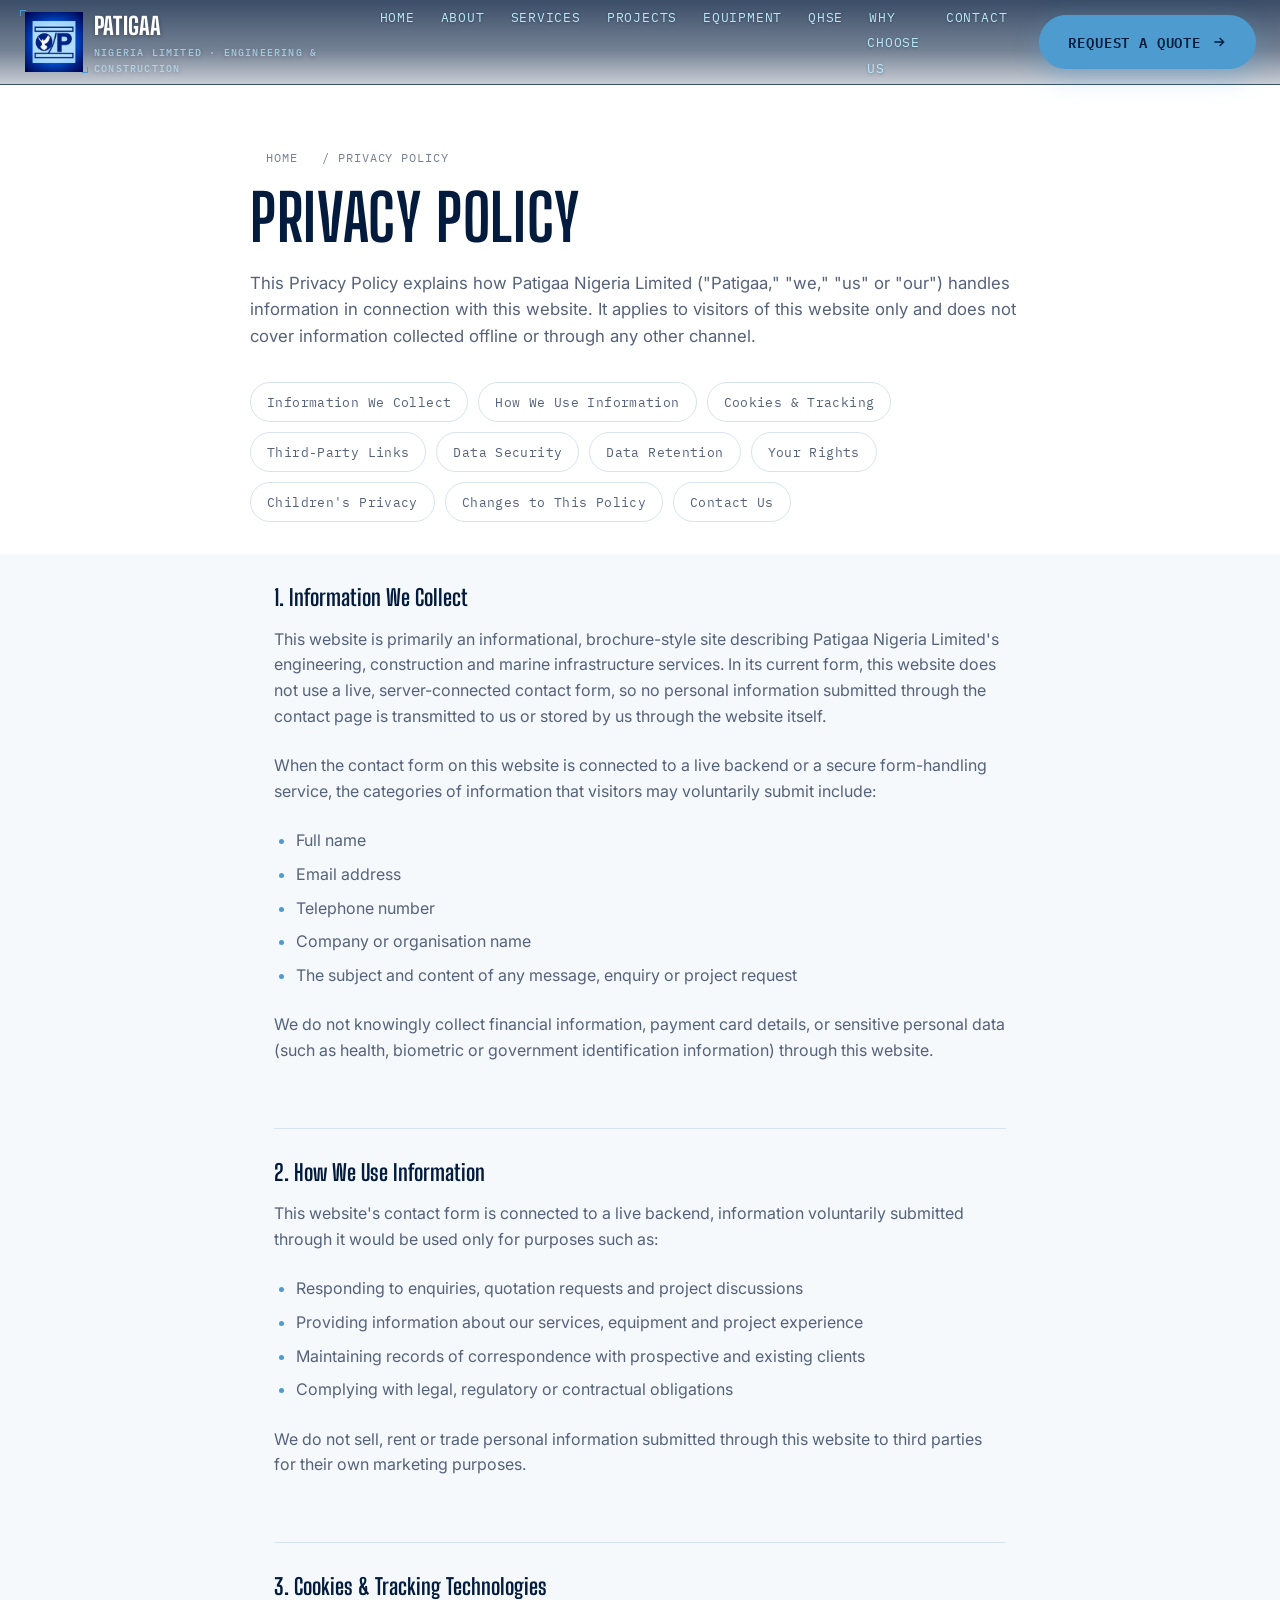
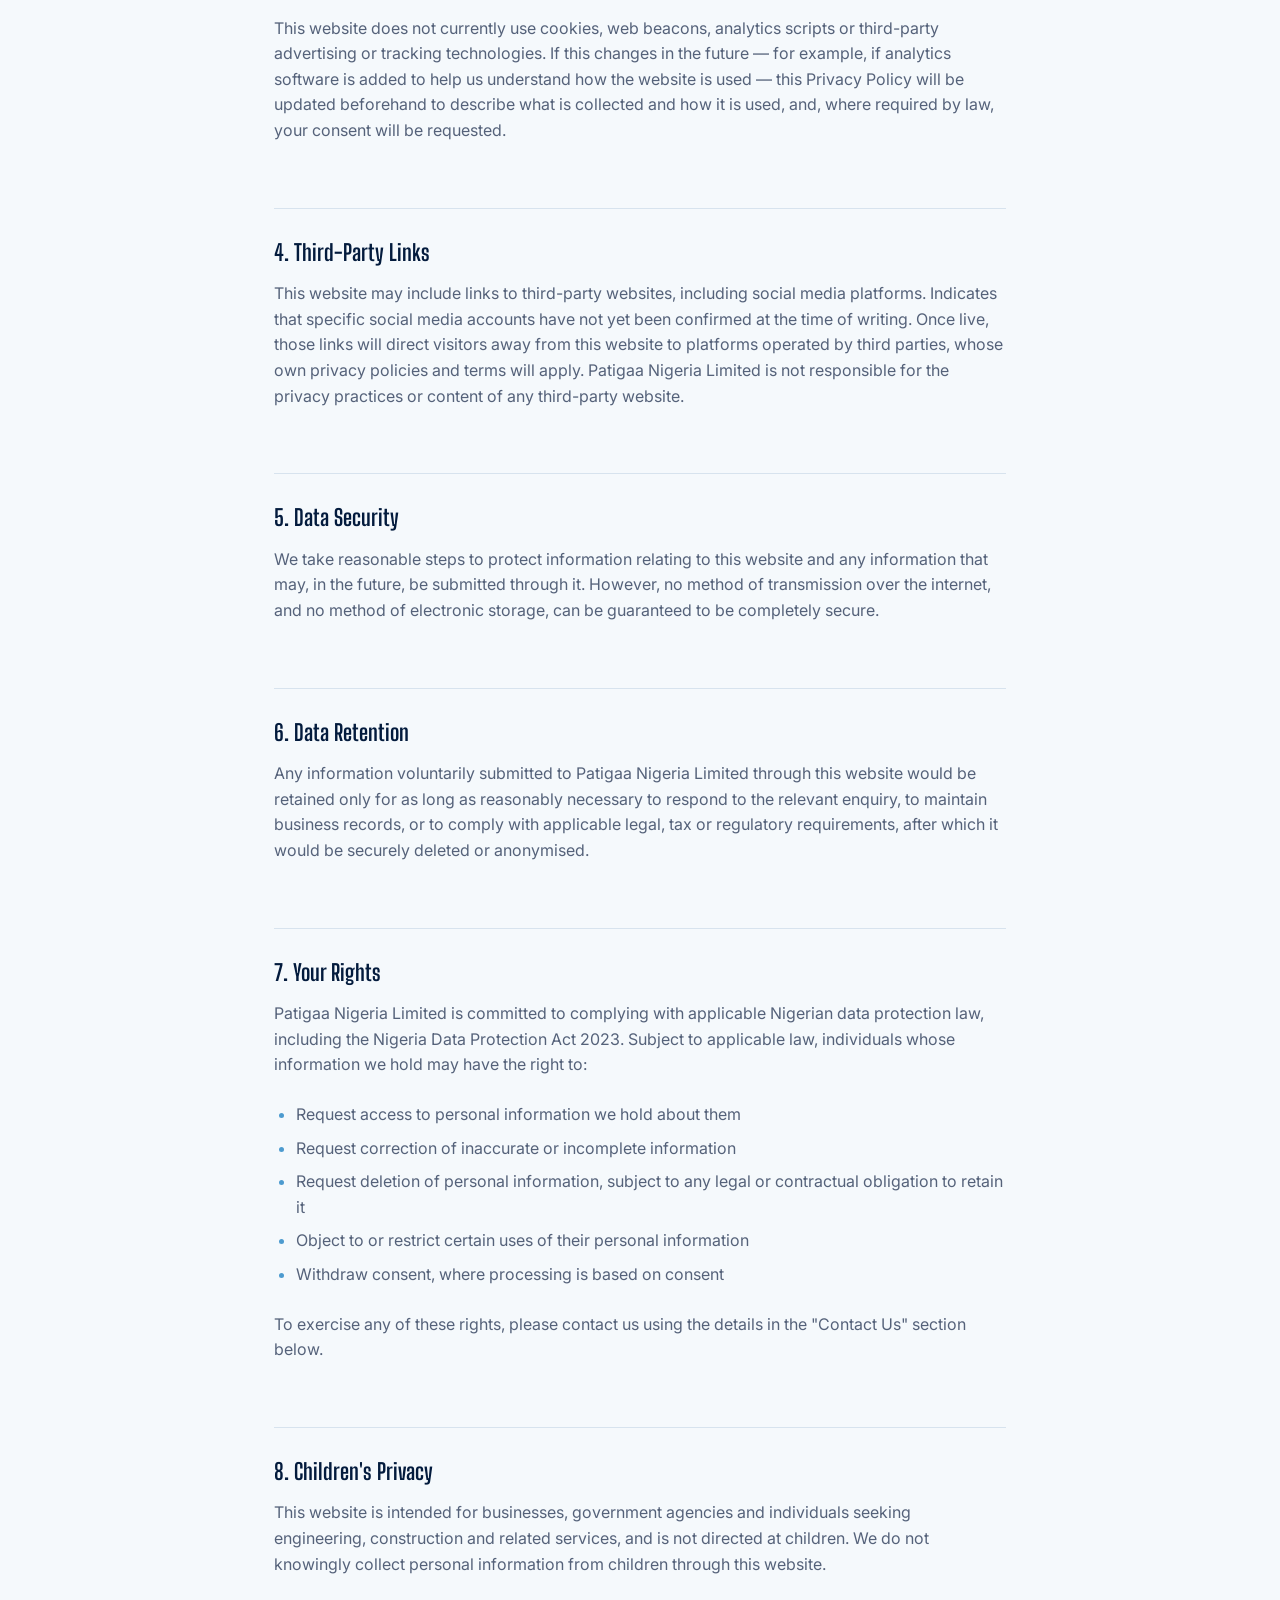
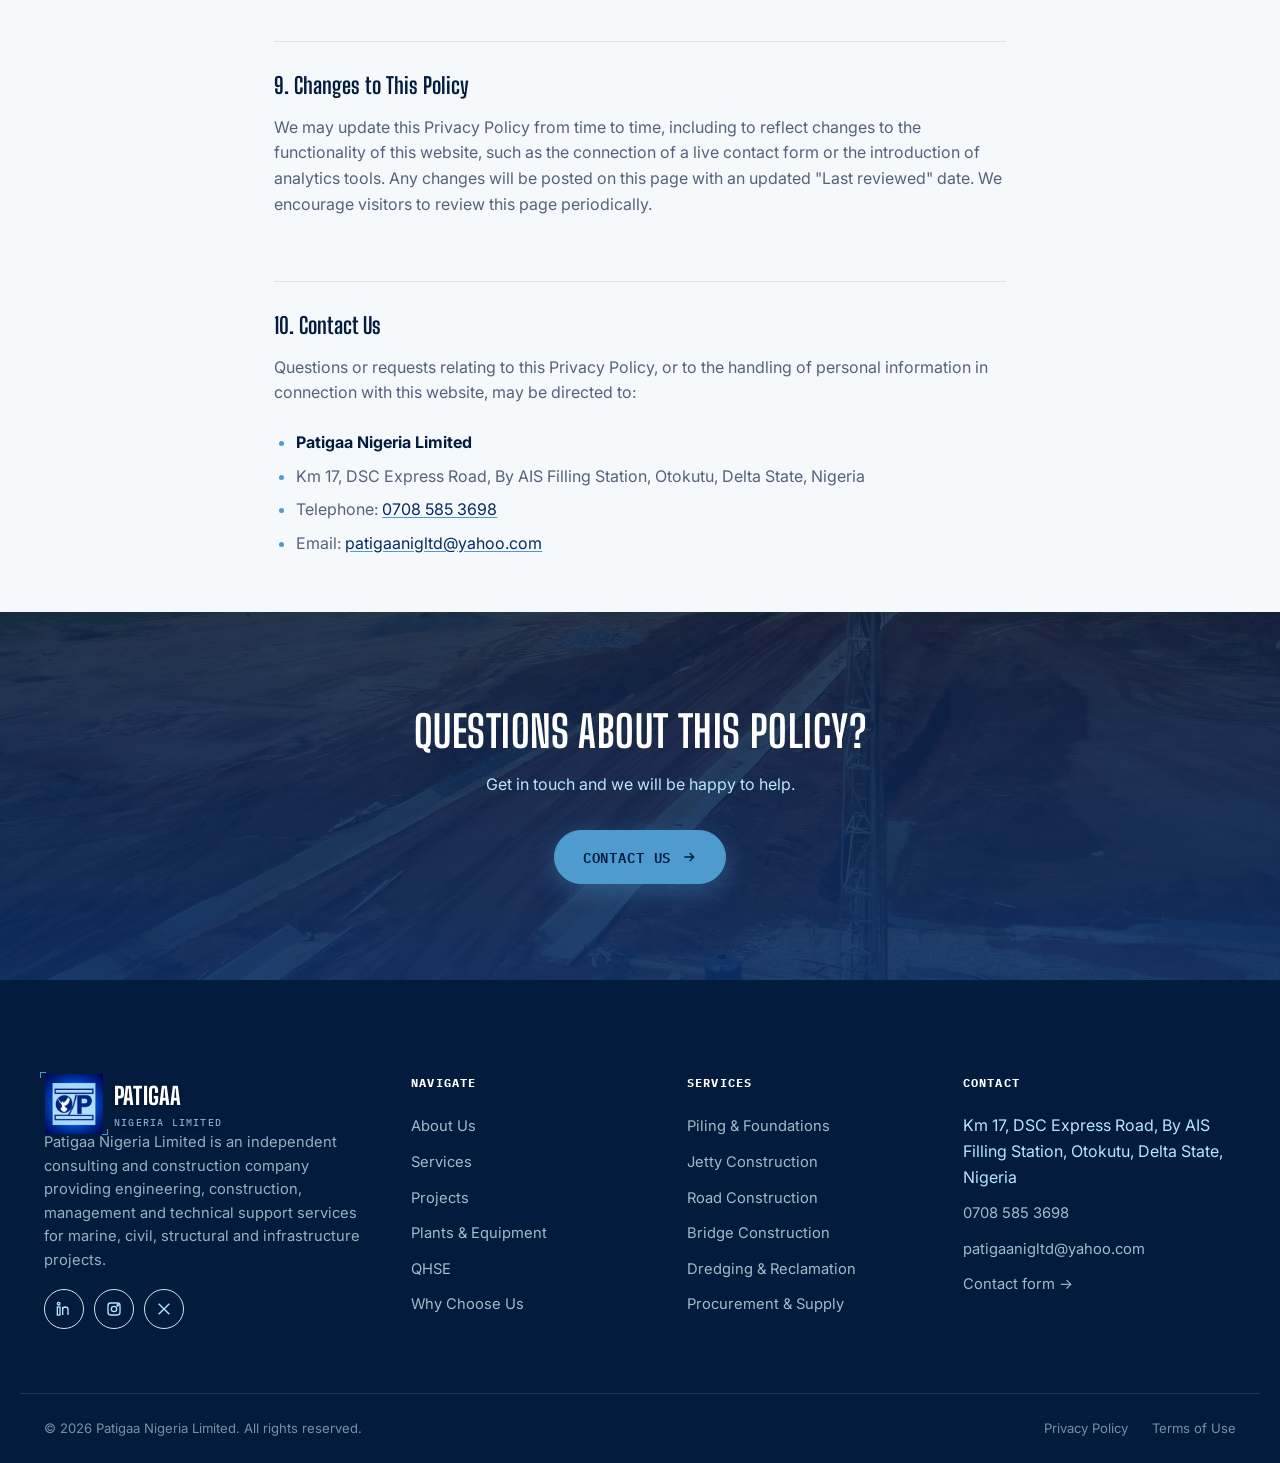
<file: privacy-policy.html>
<!DOCTYPE html>
<html lang="en">
<head>
<meta charset="UTF-8">
<meta name="viewport" content="width=device-width, initial-scale=1.0">
<title>Privacy Policy | Patigaa Nigeria Limited</title>
<meta name="description" content="How Patigaa Nigeria Limited collects, uses and protects information relating to visitors of this website.">
<link rel="canonical" href="[CANONICAL URL PLACEHOLDER]/privacy-policy.html">
<meta property="og:type" content="website">
<meta property="og:title" content="Privacy Policy | Patigaa Nigeria Limited">
<meta property="og:description" content="How Patigaa Nigeria Limited collects, uses and protects information relating to visitors of this website.">
<meta property="og:url" content="[CANONICAL URL PLACEHOLDER]/privacy-policy.html">
<meta name="twitter:card" content="summary_large_image">
<link rel="stylesheet" href="css/style.css">
</head>
<body>
<a href="#main" class="skip-link">Skip to content</a>
<header class="site-header">
  <div class="container">
    <a href="index.html" class="logo" aria-label="Patigaa Nigeria Limited — Home">
      <span class="mark" aria-hidden="true"><img src="images/general/LOGO.jpg" alt="PNL" width="58" height="60"></span>
      <span>
        PATIGAA
        <small>Nigeria Limited &middot; Engineering &amp; Construction</small>
      </span>
    </a>

    <nav class="main-nav" aria-label="Primary">
      <ul class="nav-links">
        <li><a href="index.html">Home</a></li>
        <li><a href="about.html">About</a></li>
        <li><a href="services.html">Services</a></li>
        <li><a href="projects.html">Projects</a></li>
        <li><a href="equipment.html">Equipment</a></li>
        <li><a href="qhse.html">QHSE</a></li>
        <li><a href="why-choose-us.html">Why Choose Us</a></li>
        <li><a href="contact.html">Contact</a></li>
      </ul>
      <div class="nav-cta">
        <a href="contact.html" class="btn btn-primary">
          Request a Quote
          <svg viewBox="0 0 24 24" fill="none" stroke="currentColor" stroke-width="2"><path d="M5 12h14M13 6l6 6-6 6"/></svg>
        </a>
      </div>
    </nav>

    <button class="nav-toggle" aria-expanded="false" aria-controls="mobile-panel" aria-label="Toggle navigation menu">
      <span></span>
    </button>
  </div>

  <div class="mobile-panel" id="mobile-panel">
    <ul class="nav-links">
      <li><a href="index.html">Home</a></li>
      <li><a href="about.html">About</a></li>
      <li><a href="services.html">Services</a></li>
      <li><a href="projects.html">Projects</a></li>
      <li><a href="equipment.html">Equipment</a></li>
      <li><a href="qhse.html">QHSE</a></li>
      <li><a href="why-choose-us.html">Why Choose Us</a></li>
      <li><a href="contact.html">Contact</a></li>
    </ul>
    <a href="contact.html" class="btn btn-primary btn-block">Request a Quote</a>
  </div>
</header>

<main id="main">
<section class="container simple-page-hero">
  <p class="breadcrumbs"><a href="index.html">Home</a> / Privacy Policy</p>
  <h1>Privacy Policy</h1>
  
  <p class="text-lead">This Privacy Policy explains how Patigaa Nigeria Limited ("Patigaa," "we," "us" or "our") handles information in connection with this website. It applies to visitors of this website only and does not cover information collected offline or through any other channel.</p>
  <nav class="legal-toc" aria-label="Privacy Policy sections">
    <a href="#information-we-collect">Information We Collect</a>
    <a href="#how-we-use-information">How We Use Information</a>
    <a href="#cookies">Cookies &amp; Tracking</a>
    <a href="#third-party-links">Third-Party Links</a>
    <a href="#data-security">Data Security</a>
    <a href="#data-retention">Data Retention</a>
    <a href="#your-rights">Your Rights</a>
    <a href="#childrens-privacy">Children's Privacy</a>
    <a href="#changes">Changes to This Policy</a>
    <a href="#contact">Contact Us</a>
  </nav>
</section>

<section class="section section--light">
  <div class="container legal-content">

    <h2 id="information-we-collect">1. Information We Collect</h2>
    <p>This website is primarily an informational, brochure-style site describing Patigaa Nigeria Limited's engineering, construction and marine infrastructure services. In its current form, this website does not use a live, server-connected contact form, so no personal information submitted through the contact page is transmitted to us or stored by us through the website itself.</p>
    <p>When the contact form on this website is connected to a live backend or a secure form-handling service, the categories of information that visitors may voluntarily submit include:</p>
    <ul>
      <li>Full name</li>
      <li>Email address</li>
      <li>Telephone number</li>
      <li>Company or organisation name</li>
      <li>The subject and content of any message, enquiry or project request</li>
    </ul>
    <p>We do not knowingly collect financial information, payment card details, or sensitive personal data (such as health, biometric or government identification information) through this website.</p>

    <h2 id="how-we-use-information">2. How We Use Information</h2>
    <p>This website's contact form is connected to a live backend, information voluntarily submitted through it would be used only for purposes such as:</p>
    <ul>
      <li>Responding to enquiries, quotation requests and project discussions</li>
      <li>Providing information about our services, equipment and project experience</li>
      <li>Maintaining records of correspondence with prospective and existing clients</li>
      <li>Complying with legal, regulatory or contractual obligations</li>
    </ul>
    <p>We do not sell, rent or trade personal information submitted through this website to third parties for their own marketing purposes.</p>

    <h2 id="cookies">3. Cookies &amp; Tracking Technologies</h2>
    <p>This website does not currently use cookies, web beacons, analytics scripts or third-party advertising or tracking technologies. If this changes in the future — for example, if analytics software is added to help us understand how the website is used — this Privacy Policy will be updated beforehand to describe what is collected and how it is used, and, where required by law, your consent will be requested.</p>

    <h2 id="third-party-links">4. Third-Party Links</h2>
    <p>This website may include links to third-party websites, including social media platforms. Indicates that specific social media accounts have not yet been confirmed at the time of writing. Once live, those links will direct visitors away from this website to platforms operated by third parties, whose own privacy policies and terms will apply. Patigaa Nigeria Limited is not responsible for the privacy practices or content of any third-party website.</p>

    <h2 id="data-security">5. Data Security</h2>
    <p>We take reasonable steps to protect information relating to this website and any information that may, in the future, be submitted through it. However, no method of transmission over the internet, and no method of electronic storage, can be guaranteed to be completely secure. </p>
    <h2 id="data-retention">6. Data Retention</h2>
    <p>Any information voluntarily submitted to Patigaa Nigeria Limited through this website would be retained only for as long as reasonably necessary to respond to the relevant enquiry, to maintain business records, or to comply with applicable legal, tax or regulatory requirements, after which it would be securely deleted or anonymised.</p>

    <h2 id="your-rights">7. Your Rights</h2>
    <p>Patigaa Nigeria Limited is committed to complying with applicable Nigerian data protection law, including the Nigeria Data Protection Act 2023. Subject to applicable law, individuals whose information we hold may have the right to:</p>
    <ul>
      <li>Request access to personal information we hold about them</li>
      <li>Request correction of inaccurate or incomplete information</li>
      <li>Request deletion of personal information, subject to any legal or contractual obligation to retain it</li>
      <li>Object to or restrict certain uses of their personal information</li>
      <li>Withdraw consent, where processing is based on consent</li>
    </ul>
    <p>To exercise any of these rights, please contact us using the details in the "Contact Us" section below.</p>

    <h2 id="childrens-privacy">8. Children's Privacy</h2>
    <p>This website is intended for businesses, government agencies and individuals seeking engineering, construction and related services, and is not directed at children. We do not knowingly collect personal information from children through this website.</p>

    <h2 id="changes">9. Changes to This Policy</h2>
    <p>We may update this Privacy Policy from time to time, including to reflect changes to the functionality of this website, such as the connection of a live contact form or the introduction of analytics tools. Any changes will be posted on this page with an updated "Last reviewed" date. We encourage visitors to review this page periodically.</p>

    <h2 id="contact">10. Contact Us</h2>
    <p>Questions or requests relating to this Privacy Policy, or to the handling of personal information in connection with this website, may be directed to:</p>
    <ul>
      <li><strong>Patigaa Nigeria Limited</strong></li>
      <li>Km 17, DSC Express Road, By AIS Filling Station, Otokutu, Delta State, Nigeria</li>
      <li>Telephone: <a href="tel:07085853698">0708 585 3698</a></li>
      <li>Email: <a href="mailto:patigaanigltd@yahoo.com">patigaanigltd@yahoo.com</a></li>
    </ul>
  </div>
</section>

<section class="cta-band">
  <div class="hero-media ph-img"><img src="images/general/cta-bg.jpg" alt="[INSERT SITE IMAGE]" loading="lazy"></div>
  <div class="container cta-band-inner">
    <h2>Questions About This Policy?</h2>
    <p class="text-on-navy">Get in touch and we will be happy to help.</p>
    <div class="btn-row"><a href="contact.html" class="btn btn-primary">Contact Us <svg viewBox="0 0 24 24" fill="none" stroke="currentColor" stroke-width="2"><path d="M5 12h14M13 6l6 6-6 6"/></svg></a></div>
  </div>
</section>
</main>

<footer class="site-footer">
  <div class="container footer-top">
    <div class="footer-brand">
      <a href="index.html" class="logo" aria-label="Patigaa Nigeria Limited — Home">
        <span class="mark" aria-hidden="true"><img src="images/general/LOGO.jpg" alt="PNL"   width="58" height="60"></span>
        <span>PATIGAA<small>Nigeria Limited</small></span>
      </a>
      <p>Patigaa Nigeria Limited is an independent consulting and construction company providing engineering, construction, management and technical support services for marine, civil, structural and infrastructure projects.</p>
      <div class="social-row" aria-label="Social media">
        <a href="https://www.linkedin.com/in/patigaa-nigeria-limited-8aa658432/" aria-label="Patigaa Nigeria Limited on LinkedIn"><svg viewBox="0 0 24 24" fill="none" stroke="currentColor" stroke-width="2"><rect x="2" y="9" width="4" height="12"/><circle cx="4" cy="4" r="2"/><path d="M10 9v12M10 13a4 4 0 0 1 8 0v8"/></svg></a>
        <a href="https://www.instagram.com/patigaanl/" aria-label="Patigaa Nigeria Limited on Instagram"><svg viewBox="0 0 24 24" fill="none" stroke="currentColor" stroke-width="2"><rect x="3" y="3" width="18" height="18" rx="4"/><circle cx="12" cy="12" r="4"/><circle cx="17.5" cy="6.5" r="1"/></svg></a>
        <a href="https://x.com/PatigaaNL" aria-label="Patigaa Nigeria Limited on X"><svg viewBox="0 0 24 24" fill="none" stroke="currentColor" stroke-width="2"><path d="M4 4l16 16M20 4L4 20"/></svg></a>
      </div>
    </div>

    <div class="footer-col">
      <h4>Navigate</h4>
      <ul>
        <li><a href="about.html">About Us</a></li>
        <li><a href="services.html">Services</a></li>
        <li><a href="projects.html">Projects</a></li>
        <li><a href="equipment.html">Plants &amp; Equipment</a></li>
        <li><a href="qhse.html">QHSE</a></li>
        <li><a href="why-choose-us.html">Why Choose Us</a></li>
      </ul>
    </div>

    <div class="footer-col">
      <h4>Services</h4>
      <ul>
        <li><a href="services.html#piling">Piling &amp; Foundations</a></li>
        <li><a href="services.html#jetty">Jetty Construction</a></li>
        <li><a href="services.html#road">Road Construction</a></li>
        <li><a href="services.html#bridge">Bridge Construction</a></li>
        <li><a href="services.html#dredging">Dredging &amp; Reclamation</a></li>
        <li><a href="services.html#procurement">Procurement &amp; Supply</a></li>
      </ul>
    </div>

    <div class="footer-col">
      <h4>Contact</h4>
      <ul>
        <li>Km 17, DSC Express Road, By AIS Filling Station, Otokutu, Delta State, Nigeria</li>
        <li><a href="tel:07085853698">0708 585 3698</a></li>
        <li><a href="mailto:patigaanigltd@yahoo.com">patigaanigltd@yahoo.com</a></li>
        <li><a href="contact.html">Contact form &rarr;</a></li>
      </ul>
    </div>
  </div>

  <div class="container footer-bottom">
    <p>&copy; <span data-year>2026</span> Patigaa Nigeria Limited. All rights reserved.</p>
    <div class="footer-legal">
      <a href="privacy-policy.html">Privacy Policy</a>
      <a href="terms-of-use.html">Terms of Use</a>
    </div>
  </div>
</footer>

<button class="back-to-top" aria-label="Back to top">
  <svg viewBox="0 0 24 24" fill="none" stroke="currentColor" stroke-width="2"><path d="M12 19V5M5 12l7-7 7 7"/></svg>
</button>

<script src="js/script.js"></script>
<script>document.querySelector('[data-year]').textContent = new Date().getFullYear();</script>

</body>
</html>
</file>
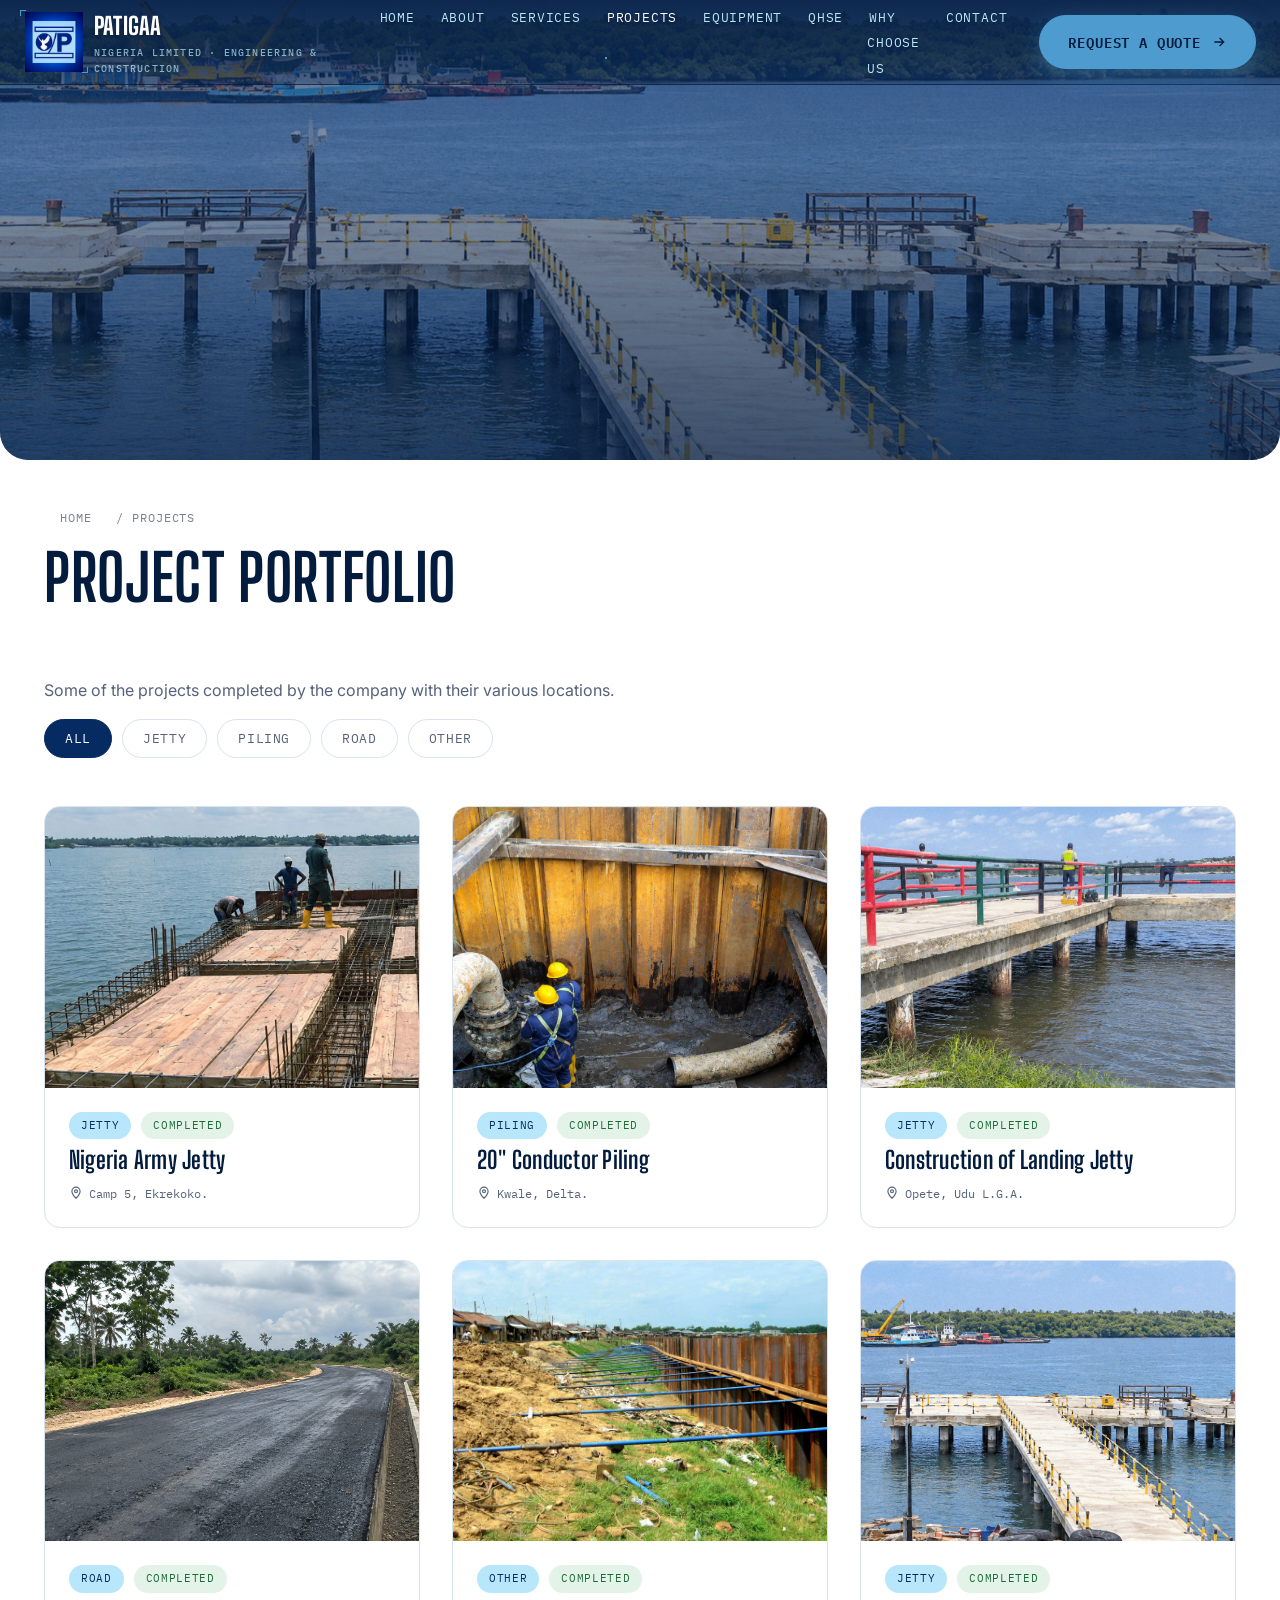
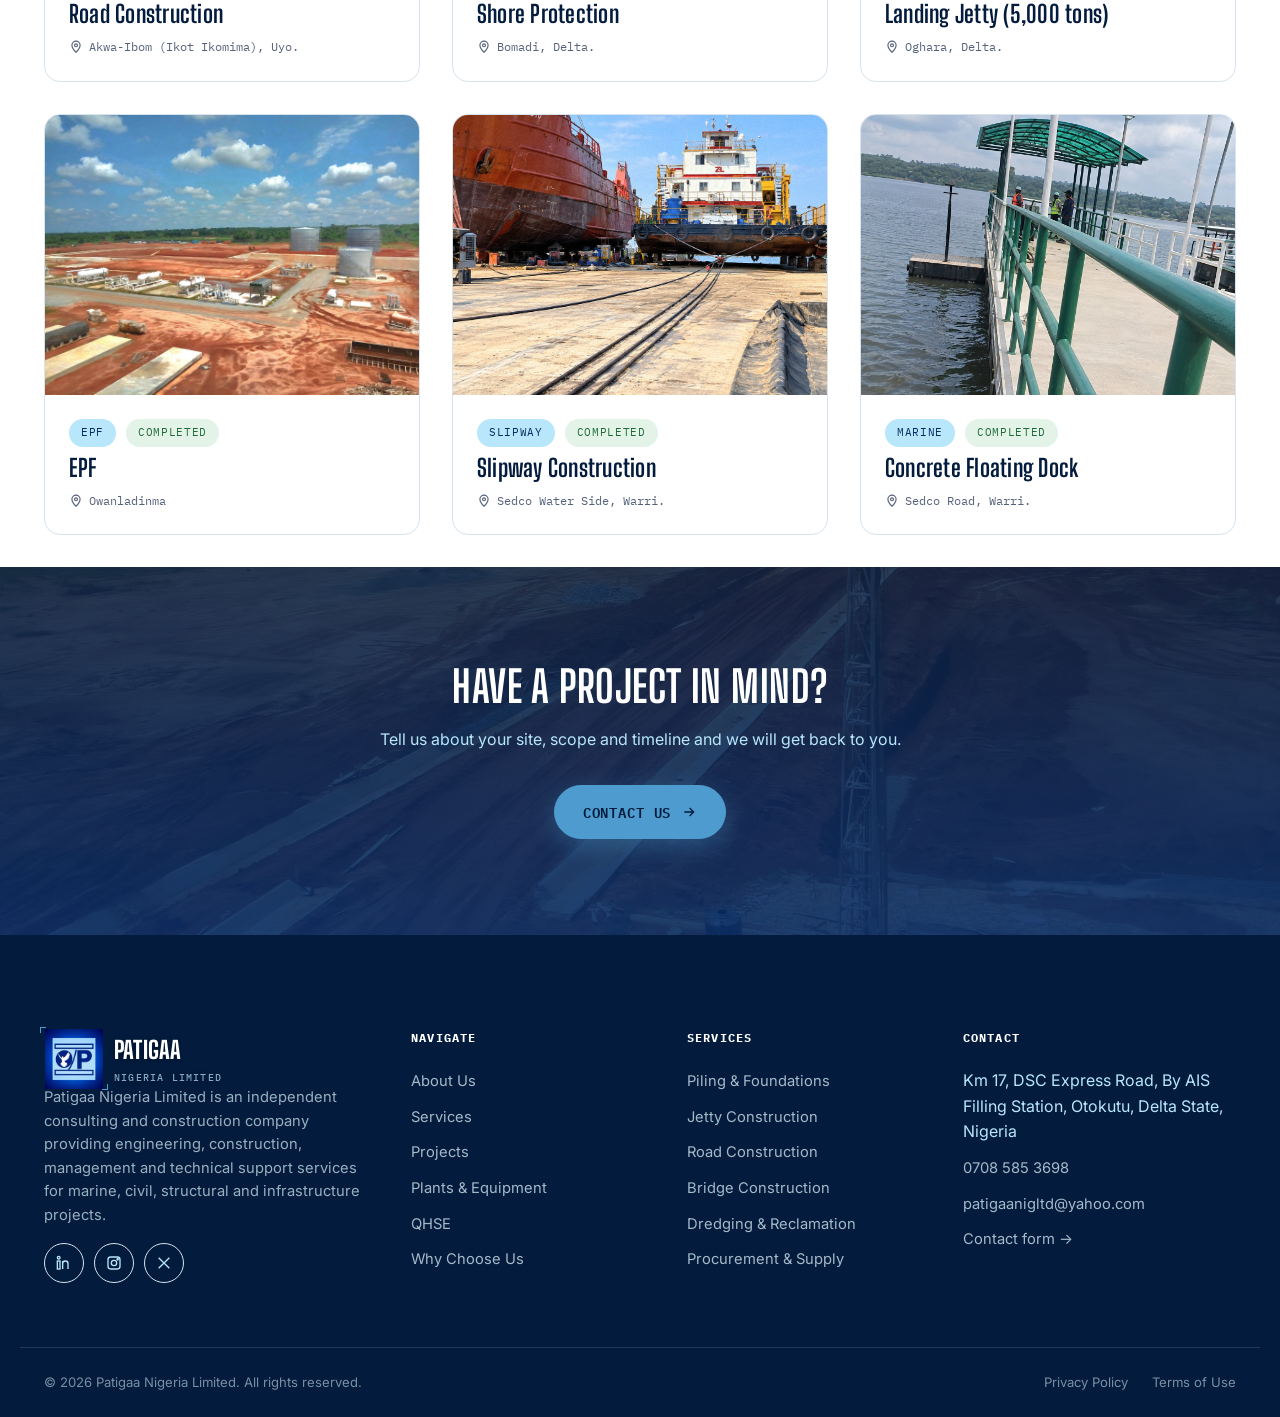
<file: projects.html>
<!DOCTYPE html>
<html lang="en">
<head>
<meta charset="UTF-8">
<meta name="viewport" content="width=device-width, initial-scale=1.0">
<title>Projects | Patigaa Nigeria Limited</title>
<meta name="description" content="Completed and ongoing engineering and construction projects by Patigaa Nigeria Limited, including jetty, piling, road and dredging works across the Niger-Delta.">
<link rel="canonical" href="[CANONICAL URL PLACEHOLDER]/projects.html">
<meta property="og:type" content="website">
<meta property="og:title" content="Projects | Patigaa Nigeria Limited">
<meta property="og:description" content="Project portfolio of Patigaa Nigeria Limited.">
<meta property="og:url" content="[CANONICAL URL PLACEHOLDER]/projects.html">
<meta name="twitter:card" content="summary_large_image">
<link rel="stylesheet" href="css/style.css">
</head>
<body>
<a href="#main" class="skip-link">Skip to content</a>
<header class="site-header">
  <div class="container">
    <a href="index.html" class="logo" aria-label="Patigaa Nigeria Limited — Home">
      <span class="mark" aria-hidden="true"><img src="images/general/LOGO.jpg" alt="PNL"   width="58" height="60"></span>
      <span>
        PATIGAA
        <small>Nigeria Limited &middot; Engineering &amp; Construction</small>
      </span>
    </a>

    <nav class="main-nav" aria-label="Primary">
      <ul class="nav-links">
        <li><a href="index.html">Home</a></li>
        <li><a href="about.html">About</a></li>
        <li><a href="services.html">Services</a></li>
        <li><a href="projects.html">Projects</a></li>
        <li><a href="equipment.html">Equipment</a></li>
        <li><a href="qhse.html">QHSE</a></li>
        <li><a href="why-choose-us.html">Why Choose Us</a></li>
        <li><a href="contact.html">Contact</a></li>
      </ul>
      <div class="nav-cta">
        <a href="contact.html" class="btn btn-primary">
          Request a Quote
          <svg viewBox="0 0 24 24" fill="none" stroke="currentColor" stroke-width="2"><path d="M5 12h14M13 6l6 6-6 6"/></svg>
        </a>
      </div>
    </nav>

    <button class="nav-toggle" aria-expanded="false" aria-controls="mobile-panel" aria-label="Toggle navigation menu">
      <span></span>
    </button>
  </div>

  <div class="mobile-panel" id="mobile-panel">
    <ul class="nav-links">
      <li><a href="index.html">Home</a></li>
      <li><a href="about.html">About</a></li>
      <li><a href="services.html">Services</a></li>
      <li><a href="projects.html">Projects</a></li>
      <li><a href="equipment.html">Equipment</a></li>
      <li><a href="qhse.html">QHSE</a></li>
      <li><a href="why-choose-us.html">Why Choose Us</a></li>
      <li><a href="contact.html">Contact</a></li>
    </ul>
    <a href="contact.html" class="btn btn-primary btn-block">Request a Quote</a>
  </div>
</header>

<main id="main">
<section class="page-hero-wrap container">
  <div class="page-hero-media">
    <img src="images/hero/hero-projects.jpg" alt="[INSERT PROJECT IMAGE]" loading="eager">
  </div>
  <div class="page-hero-text">
    <p class="breadcrumbs"><a href="index.html">Home</a> / Projects</p>
    <h1>Project Portfolio</h1>
  </div>
</section>

<section class="section">
  <div class="container">
    <p class="text-narrow">Some of the projects completed by the company with their various locations.</p>

    <div class="filter-bar" data-filter-bar role="group" aria-label="Filter projects by category">
      <button class="filter-btn is-active" data-filter="all" aria-pressed="true">All</button>
      <button class="filter-btn" data-filter="jetty" aria-pressed="false">Jetty</button>
      <button class="filter-btn" data-filter="piling" aria-pressed="false">Piling</button>
      <button class="filter-btn" data-filter="road" aria-pressed="false">Road</button>
          <button class="filter-btn" data-filter="other" aria-pressed="false">Other</button>
    </div>

    <div class="card-grid">

      <article class="card reveal" id="project-01" data-category="jetty">
        <div class="ph-img ratio-4-3"><img src="images/projects/project-01.jpg" alt="[INSERT PROJECT IMAGE — Nigeria Army Jetty]" loading="lazy"></div>
        <div class="card-body">
          <div class="project-meta"><span class="tag">Jetty</span><span class="tag tag--status-completed">Completed</span></div>
          <h3>Nigeria Army Jetty</h3>
          <div class="project-location"><svg viewBox="0 0 24 24" width="14" height="14" fill="none" stroke="currentColor" stroke-width="2"><path d="M12 21s7-6.5 7-12a7 7 0 0 0-14 0c0 5.5 7 12 7 12z"/><circle cx="12" cy="9" r="2.5"/></svg> Camp 5, Ekrekoko.</div>
    
        </div>
      </article>

      <article class="card reveal" id="project-02" data-category="piling">
        <div class="ph-img ratio-4-3"><img src="images/projects/project-02.jpg" alt="[INSERT PROJECT IMAGE — 20 inch Conductor Piling]" loading="lazy"></div>
        <div class="card-body">
          <div class="project-meta"><span class="tag">Piling</span><span class="tag tag--status-completed">Completed</span></div>
          <h3>20&Prime; Conductor Piling</h3>
          <div class="project-location"><svg viewBox="0 0 24 24" width="14" height="14" fill="none" stroke="currentColor" stroke-width="2"><path d="M12 21s7-6.5 7-12a7 7 0 0 0-14 0c0 5.5 7 12 7 12z"/><circle cx="12" cy="9" r="2.5"/></svg> Kwale, Delta.</div>
        
        </div>
      </article>

      <article class="card reveal" id="project-03" data-category="jetty">
        <div class="ph-img ratio-4-3"><img src="images/projects/project-03.jpg" alt="[INSERT PROJECT IMAGE — Landing Jetty, Opete]" loading="lazy"></div>
        <div class="card-body">
          <div class="project-meta"><span class="tag">Jetty</span><span class="tag tag--status-completed">Completed</span></div>
          <h3>Construction of Landing Jetty</h3>
          <div class="project-location"><svg viewBox="0 0 24 24" width="14" height="14" fill="none" stroke="currentColor" stroke-width="2"><path d="M12 21s7-6.5 7-12a7 7 0 0 0-14 0c0 5.5 7 12 7 12z"/><circle cx="12" cy="9" r="2.5"/></svg> Opete, Udu L.G.A.</div>
        
        </div>
      </article>

      <article class="card reveal" id="project-04" data-category="road">
        <div class="ph-img ratio-4-3"><img src="images/projects/project-04.jpg" alt="[INSERT PROJECT IMAGE — Road Construction, Akwa-Ibom]" loading="lazy"></div>
        <div class="card-body">
          <div class="project-meta"><span class="tag">Road</span><span class="tag tag--status-completed">Completed</span></div>
          <h3>Road Construction </h3>
          <div class="project-location"><svg viewBox="0 0 24 24" width="14" height="14" fill="none" stroke="currentColor" stroke-width="2"><path d="M12 21s7-6.5 7-12a7 7 0 0 0-14 0c0 5.5 7 12 7 12z"/><circle cx="12" cy="9" r="2.5"/></svg> Akwa-Ibom (Ikot Ikomima), Uyo.</div>
       
        </div>
      </article>

      <article class="card reveal" id="project-05" data-category="other">
        <div class="ph-img ratio-4-3"><img src="images/projects/project-05.jpg" alt="[INSERT PROJECT IMAGE — Shore Protection, Bomadi]" loading="lazy"></div>
        <div class="card-body">
          <div class="project-meta"><span class="tag">Other</span><span class="tag tag--status-completed">Completed</span></div>
          <h3>Shore Protection</h3>
          <div class="project-location"><svg viewBox="0 0 24 24" width="14" height="14" fill="none" stroke="currentColor" stroke-width="2"><path d="M12 21s7-6.5 7-12a7 7 0 0 0-14 0c0 5.5 7 12 7 12z"/><circle cx="12" cy="9" r="2.5"/></svg> Bomadi, Delta.</div>
        
        </div>
      </article>



      <article class="card reveal" id="project-07" data-category="jetty">
        <div class="ph-img ratio-4-3"><img src="images/projects/project-07.jpg" alt="[INSERT PROJECT IMAGE — Landing Jetty, Oghara]" loading="lazy"></div>
        <div class="card-body">
          <div class="project-meta"><span class="tag">Jetty</span><span class="tag tag--status-completed">Completed</span></div>
          <h3>Landing Jetty (5,000 tons)</h3>
          <div class="project-location"><svg viewBox="0 0 24 24" width="14" height="14" fill="none" stroke="currentColor" stroke-width="2"><path d="M12 21s7-6.5 7-12a7 7 0 0 0-14 0c0 5.5 7 12 7 12z"/><circle cx="12" cy="9" r="2.5"/></svg> Oghara, Delta.</div>
      
        </div>
      </article>

      <article class="card reveal" id="project-08" data-category="other">
        <div class="ph-img ratio-4-3"><img src="images/projects/project-08.jpg" alt="[INSERT PROJECT IMAGE — EPF, Owanladinma]" loading="lazy"></div>
        <div class="card-body">
          <div class="project-meta"><span class="tag">EPF</span><span class="tag tag--status-completed">Completed</span></div>
          <h3>EPF</h3>
          <div class="project-location"><svg viewBox="0 0 24 24" width="14" height="14" fill="none" stroke="currentColor" stroke-width="2"><path d="M12 21s7-6.5 7-12a7 7 0 0 0-14 0c0 5.5 7 12 7 12z"/><circle cx="12" cy="9" r="2.5"/></svg> Owanladinma</div>
        
        </div>
      </article>

      <article class="card reveal" id="project-09" data-category="other">
        <div class="ph-img ratio-4-3"><img src="images/projects/project-09.jpg" alt="[INSERT PROJECT IMAGE — Slipway, Sedco Water Side]" loading="lazy"></div>
        <div class="card-body">
          <div class="project-meta"><span class="tag">Slipway</span><span class="tag tag--status-completed">Completed</span></div>
          <h3>Slipway Construction</h3>
          <div class="project-location"><svg viewBox="0 0 24 24" width="14" height="14" fill="none" stroke="currentColor" stroke-width="2"><path d="M12 21s7-6.5 7-12a7 7 0 0 0-14 0c0 5.5 7 12 7 12z"/><circle cx="12" cy="9" r="2.5"/></svg> Sedco Water Side, Warri.</div>
  
        </div>
      </article>

      

      <article class="card reveal" id="project-11" data-category="other">
        <div class="ph-img ratio-4-3"><img src="images/projects/project-11.jpg" alt="[INSERT PROJECT IMAGE — Concrete Floating Dock]" loading="lazy"></div>
        <div class="card-body">
          <div class="project-meta"><span class="tag">Marine</span><span class="tag tag--status-completed">Completed</span></div>
          <h3>Concrete Floating Dock</h3>
          <div class="project-location"><svg viewBox="0 0 24 24" width="14" height="14" fill="none" stroke="currentColor" stroke-width="2"><path d="M12 21s7-6.5 7-12a7 7 0 0 0-14 0c0 5.5 7 12 7 12z"/><circle cx="12" cy="9" r="2.5"/></svg> Sedco Road, Warri.</div>
     
        </div>
      </article>

    </div>
  </div>
</section>

<section class="cta-band">
  <div class="hero-media ph-img"><img src="images/general/cta-bg.jpg" alt="[INSERT SITE IMAGE]" loading="lazy"></div>
  <div class="container cta-band-inner">
    <h2>Have a Project in Mind?</h2>
    <p class="text-on-navy">Tell us about your site, scope and timeline and we will get back to you.</p>
    <div class="btn-row"><a href="contact.html" class="btn btn-primary">Contact Us <svg viewBox="0 0 24 24" fill="none" stroke="currentColor" stroke-width="2"><path d="M5 12h14M13 6l6 6-6 6"/></svg></a></div>
  </div>
</section>
</main>
<footer class="site-footer">
  <div class="container footer-top">
    <div class="footer-brand">
      <a href="index.html" class="logo" aria-label="Patigaa Nigeria Limited — Home">
        <span class="mark" aria-hidden="true"><img src="images/general/LOGO.jpg" alt="PNL"  width="58" height="60"></span>
        <span>PATIGAA<small>Nigeria Limited</small></span>
      </a>
      <p>Patigaa Nigeria Limited is an independent consulting and construction company providing engineering, construction, management and technical support services for marine, civil, structural and infrastructure projects.</p>
      <div class="social-row" aria-label="Social media">
        <a href="https://www.linkedin.com/in/patigaa-nigeria-limited-8aa658432/" aria-label="Patigaa Nigeria Limited on LinkedIn"><svg viewBox="0 0 24 24" fill="none" stroke="currentColor" stroke-width="2"><rect x="2" y="9" width="4" height="12"/><circle cx="4" cy="4" r="2"/><path d="M10 9v12M10 13a4 4 0 0 1 8 0v8"/></svg></a>
        <a href="https://www.instagram.com/patigaanl/" aria-label="Patigaa Nigeria Limited on Instagram"><svg viewBox="0 0 24 24" fill="none" stroke="currentColor" stroke-width="2"><rect x="3" y="3" width="18" height="18" rx="4"/><circle cx="12" cy="12" r="4"/><circle cx="17.5" cy="6.5" r="1"/></svg></a>
        <a href="https://x.com/PatigaaNL" aria-label="Patigaa Nigeria Limited on X"><svg viewBox="0 0 24 24" fill="none" stroke="currentColor" stroke-width="2"><path d="M4 4l16 16M20 4L4 20"/></svg></a>
      </div>
    </div>

    <div class="footer-col">
      <h4>Navigate</h4>
      <ul>
        <li><a href="about.html">About Us</a></li>
        <li><a href="services.html">Services</a></li>
        <li><a href="projects.html">Projects</a></li>
        <li><a href="equipment.html">Plants &amp; Equipment</a></li>
        <li><a href="qhse.html">QHSE</a></li>
        <li><a href="why-choose-us.html">Why Choose Us</a></li>
      </ul>
    </div>

    <div class="footer-col">
      <h4>Services</h4>
      <ul>
        <li><a href="services.html#piling">Piling &amp; Foundations</a></li>
        <li><a href="services.html#jetty">Jetty Construction</a></li>
        <li><a href="services.html#road">Road Construction</a></li>
        <li><a href="services.html#bridge">Bridge Construction</a></li>
        <li><a href="services.html#dredging">Dredging &amp; Reclamation</a></li>
        <li><a href="services.html#procurement">Procurement &amp; Supply</a></li>
      </ul>
    </div>

    <div class="footer-col">
      <h4>Contact</h4>
      <ul>
        <li>Km 17, DSC Express Road, By AIS Filling Station, Otokutu, Delta State, Nigeria</li>
        <li><a href="tel:07085853698">0708 585 3698</a></li>
        <li><a href="mailto:patigaanigltd@yahoo.com">patigaanigltd@yahoo.com</a></li>
        <li><a href="contact.html">Contact form &rarr;</a></li>
      </ul>
    </div>
  </div>

  <div class="container footer-bottom">
    <p>&copy; <span data-year>2026</span> Patigaa Nigeria Limited. All rights reserved.</p>
      <div class="footer-legal">
      <a href="privacy-policy.html">Privacy Policy</a>
      <a href="terms-of-use.html">Terms of Use</a>
    </div>
  </div>
</footer>

<button class="back-to-top" aria-label="Back to top">
  <svg viewBox="0 0 24 24" fill="none" stroke="currentColor" stroke-width="2"><path d="M12 19V5M5 12l7-7 7 7"/></svg>
</button>

<script src="js/script.js"></script>
<script>document.querySelector('[data-year]').textContent = new Date().getFullYear();</script>

</body>
</html>
</file>
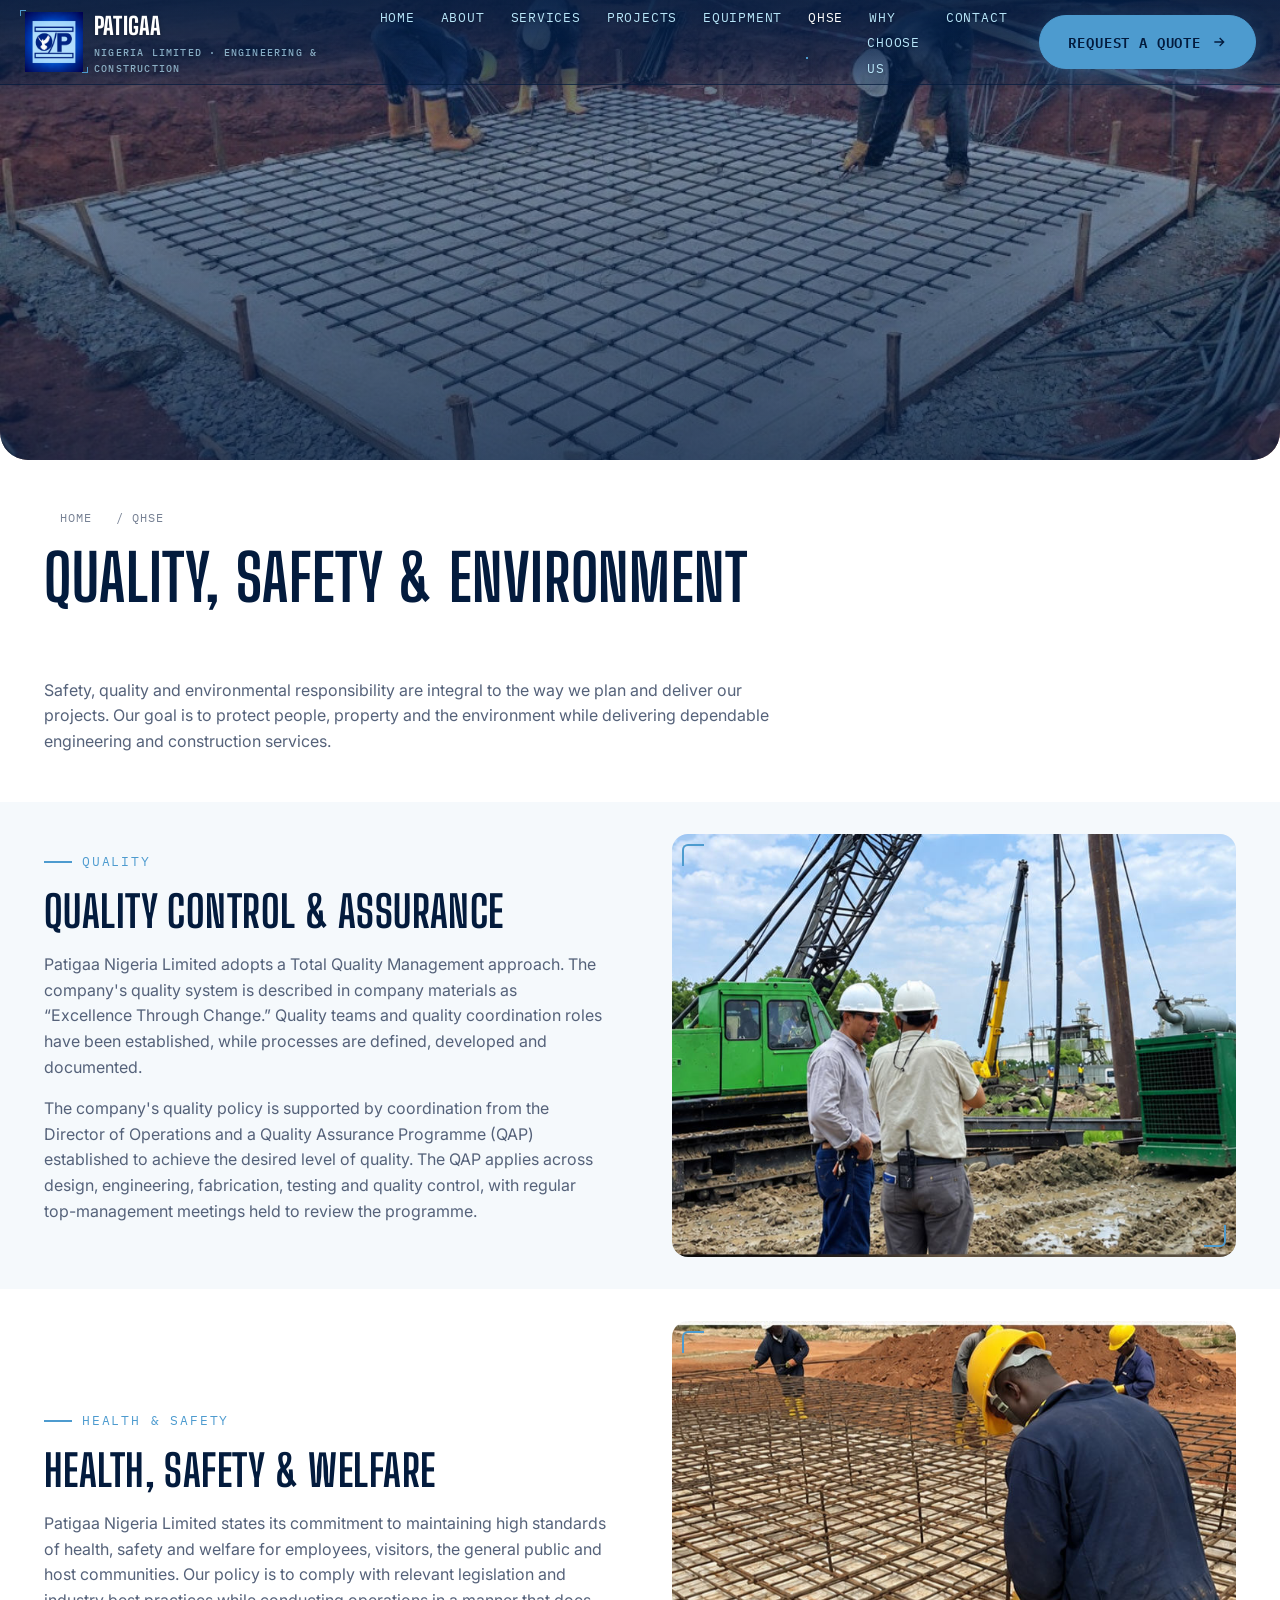
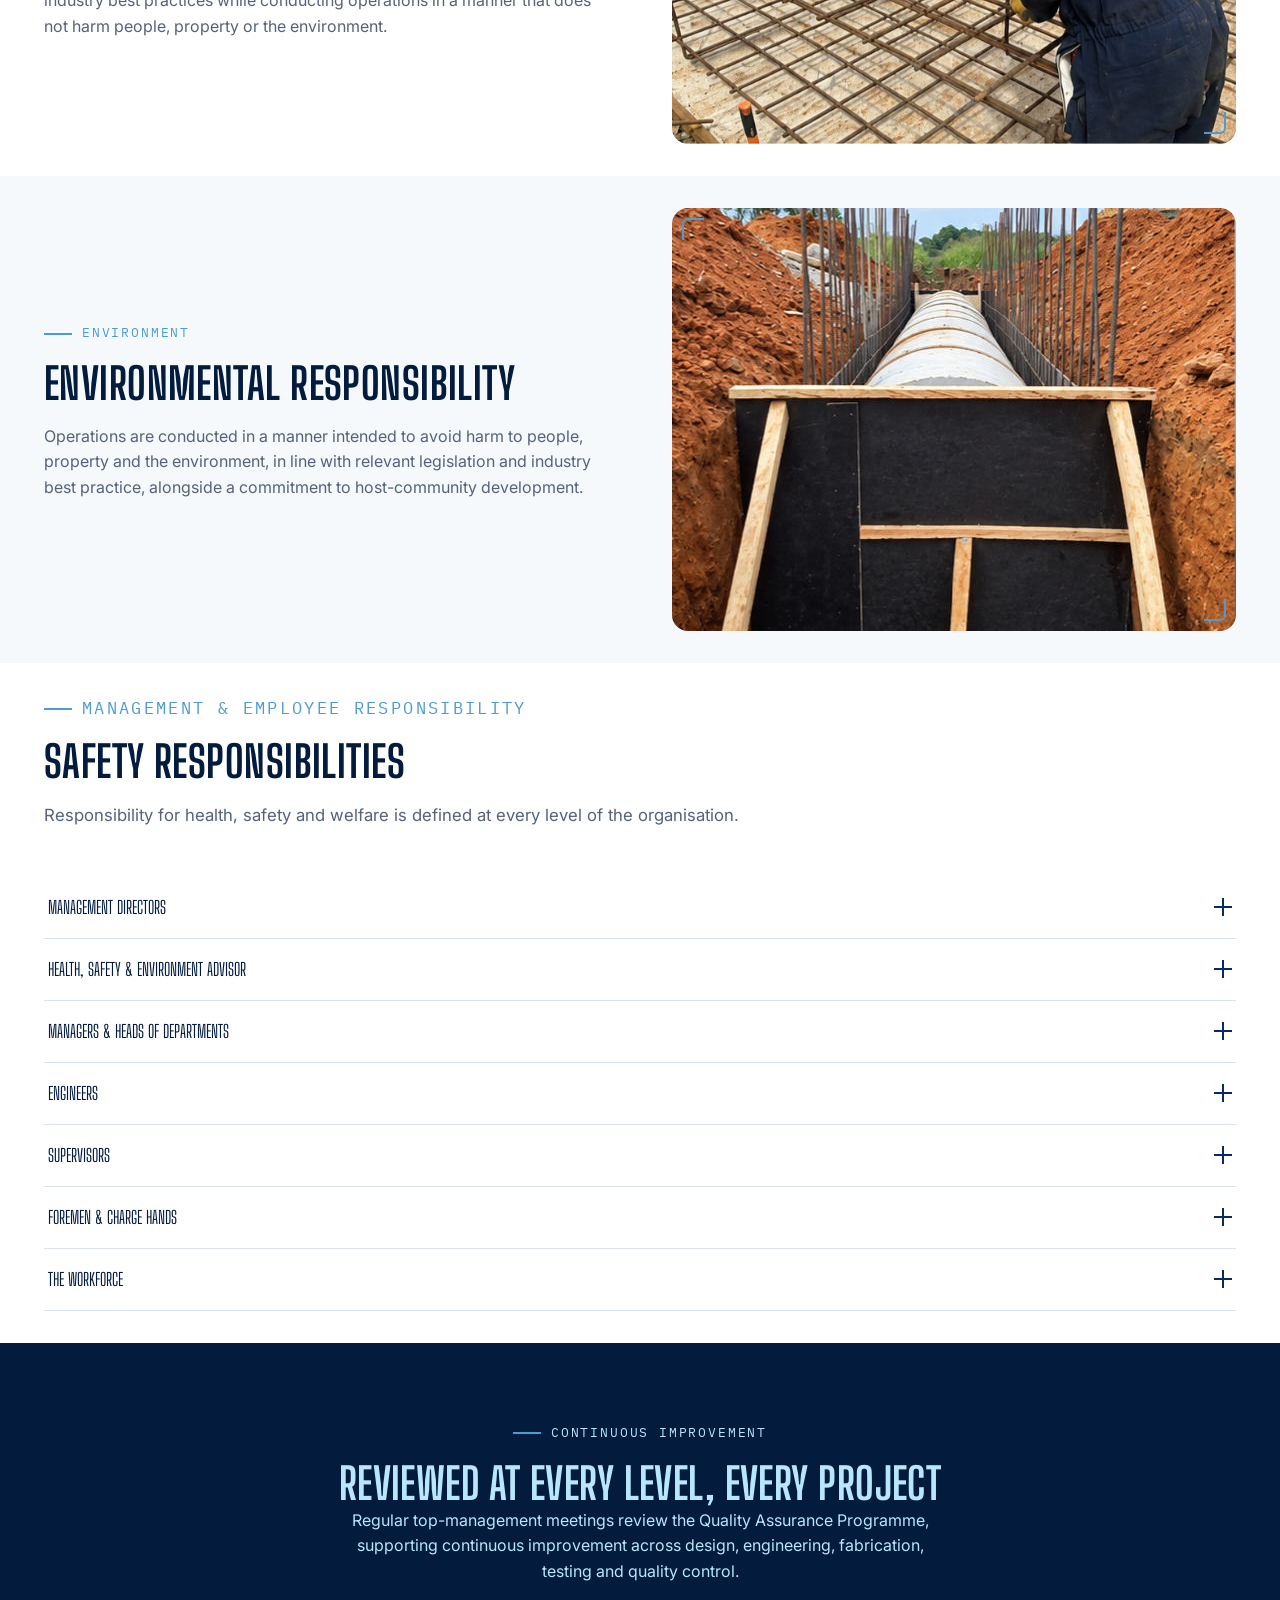
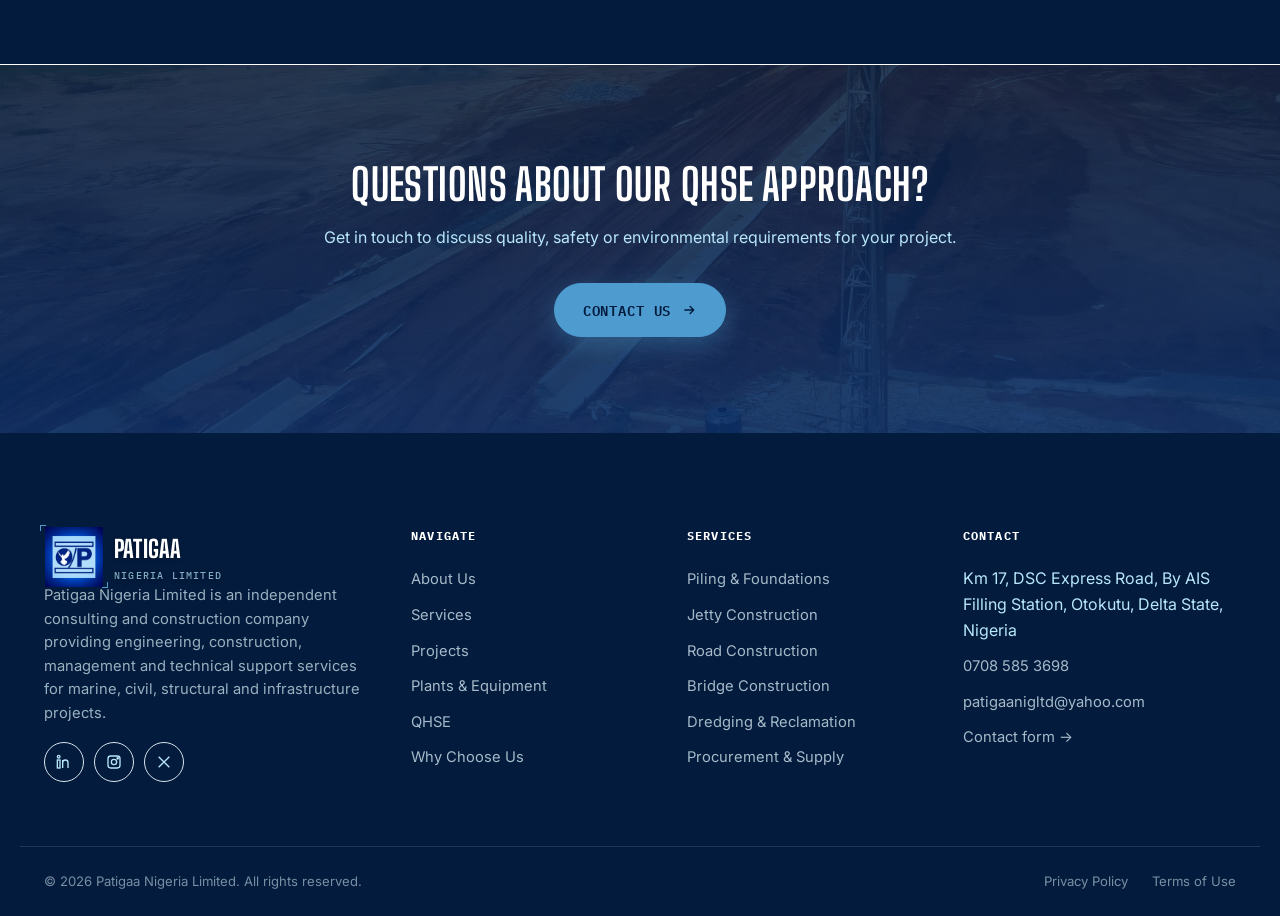
<file: qhse.html>
<!DOCTYPE html>
<html lang="en">
<head>
<meta charset="UTF-8">
<meta name="viewport" content="width=device-width, initial-scale=1.0">
<title>Quality, Safety &amp; Environment | Patigaa Nigeria Limited</title>
<meta name="description" content="Quality control and assurance, health and safety, and environmental responsibility at Patigaa Nigeria Limited.">
<link rel="canonical" href="[CANONICAL URL PLACEHOLDER]/qhse.html">
<meta property="og:type" content="website">
<meta property="og:title" content="Quality, Safety & Environment | Patigaa Nigeria Limited">
<meta property="og:description" content="Our approach to quality, health, safety and environmental responsibility.">
<meta property="og:url" content="[CANONICAL URL PLACEHOLDER]/qhse.html">
<meta name="twitter:card" content="summary_large_image">
<link rel="stylesheet" href="css/style.css">
</head>
<body>
<a href="#main" class="skip-link">Skip to content</a>
<header class="site-header">
  <div class="container">
    <a href="index.html" class="logo" aria-label="Patigaa Nigeria Limited — Home">
      <span class="mark" aria-hidden="true"><img src="images/general/LOGO.jpg" alt="PNL"  width="58" height="60"></span>
      <span>
        PATIGAA
        <small>Nigeria Limited &middot; Engineering &amp; Construction</small>
      </span>
    </a>

    <nav class="main-nav" aria-label="Primary">
      <ul class="nav-links">
        <li><a href="index.html">Home</a></li>
        <li><a href="about.html">About</a></li>
        <li><a href="services.html">Services</a></li>
        <li><a href="projects.html">Projects</a></li>
        <li><a href="equipment.html">Equipment</a></li>
        <li><a href="qhse.html">QHSE</a></li>
        <li><a href="why-choose-us.html">Why Choose Us</a></li>
        <li><a href="contact.html">Contact</a></li>
      </ul>
      <div class="nav-cta">
        <a href="contact.html" class="btn btn-primary">
          Request a Quote
          <svg viewBox="0 0 24 24" fill="none" stroke="currentColor" stroke-width="2"><path d="M5 12h14M13 6l6 6-6 6"/></svg>
        </a>
      </div>
    </nav>

    <button class="nav-toggle" aria-expanded="false" aria-controls="mobile-panel" aria-label="Toggle navigation menu">
      <span></span>
    </button>
  </div>

  <div class="mobile-panel" id="mobile-panel">
    <ul class="nav-links">
      <li><a href="index.html">Home</a></li>
      <li><a href="about.html">About</a></li>
      <li><a href="services.html">Services</a></li>
      <li><a href="projects.html">Projects</a></li>
      <li><a href="equipment.html">Equipment</a></li>
      <li><a href="qhse.html">QHSE</a></li>
      <li><a href="why-choose-us.html">Why Choose Us</a></li>
      <li><a href="contact.html">Contact</a></li>
    </ul>
    <a href="contact.html" class="btn btn-primary btn-block">Request a Quote</a>
  </div>
</header>

<main id="main">
<section class="page-hero-wrap container">
  <div class="page-hero-media">
    <img src="images/hero/hero-qhse.jpg" alt="[INSERT SITE IMAGE]" loading="eager">
  </div>
  <div class="page-hero-text">
    <p class="breadcrumbs"><a href="index.html">Home</a> / QHSE</p>
    <h1>Quality, Safety &amp; Environment</h1>
  </div>
</section>

<section class="section">
  <div class="container">
    <p class="text-narrow">Safety, quality and environmental responsibility are integral to the way we plan and deliver our projects. Our goal is to protect people, property and the environment while delivering dependable engineering and construction services.</p>
  </div>
</section>

<section class="section section--light">
  <div class="container split">
    <div class="reveal">
      <p class="eyebrow">Quality</p>
      <h2>Quality Control &amp; Assurance</h2>
      <p>Patigaa Nigeria Limited adopts a Total Quality Management approach. The company's quality system is described in company materials as &ldquo;Excellence Through Change.&rdquo; Quality teams and quality coordination roles have been established, while processes are defined, developed and documented.</p>
      <p>The company's quality policy is supported by coordination from the Director of Operations and a Quality Assurance Programme (QAP) established to achieve the desired level of quality. The QAP applies across design, engineering, fabrication, testing and quality control, with regular top-management meetings held to review the programme.</p>
    </div>
    <div class="reveal split-media"><div class="ph-img ratio-4-3 blueprint-frame"><img src="images/general/qhse-1.jpg" alt="[INSERT SITE IMAGE — Quality Control]" loading="lazy"></div></div>
  </div>
</section>

<section class="section">
  <div class="container split split--reverse">
    <div class="split-media reveal"><div class="ph-img ratio-4-3 blueprint-frame"><img src="images/general/qhse-2.jpg" alt="[INSERT SITE IMAGE — Health and Safety]" loading="lazy"></div></div>
    <div class="reveal">
      <p class="eyebrow">Health &amp; Safety</p>
      <h2>Health, Safety &amp; Welfare</h2>
      <p>Patigaa Nigeria Limited states its commitment to maintaining high standards of health, safety and welfare for employees, visitors, the general public and host communities. Our policy is to comply with relevant legislation and industry best practices while conducting operations in a manner that does not harm people, property or the environment.</p>
    </div>
  </div>
</section>

<section class="section section--light">
  <div class="container split">
    <div class="reveal">
      <p class="eyebrow">Environment</p>
      <h2>Environmental Responsibility</h2>
      <p>Operations are conducted in a manner intended to avoid harm to people, property and the environment, in line with relevant legislation and industry best practice, alongside a commitment to host-community development.</p>
    </div>
    <div class="reveal split-media"><div class="ph-img ratio-4-3 blueprint-frame"><img src="images/general/qhse-3.jpg" alt="[INSERT SITE IMAGE — Environment]" loading="lazy"></div></div>
  </div>
</section>

<section class="section">
  <div class="container">
    <div class="section-head">
      <p class="eyebrow">Management &amp; Employee Responsibility</p>
      <h2>Safety Responsibilities</h2>
      <p>Responsibility for health, safety and welfare is defined at every level of the organisation.</p>
    </div>
    <div class="accordion">
      <div class="accordion-item">
        <button class="accordion-trigger" aria-expanded="false" aria-controls="acc-1">Management Directors<span class="plus"></span></button>
        <div class="accordion-panel" id="acc-1"><div class="accordion-panel-inner"><p>Management Directors are ultimately responsible for the health and safety of employees and for providing adequate resources to meet and exceed current standards.</p></div></div>
      </div>
      <div class="accordion-item">
        <button class="accordion-trigger" aria-expanded="false" aria-controls="acc-2">Health, Safety &amp; Environment Advisor<span class="plus"></span></button>
        <div class="accordion-panel" id="acc-2"><div class="accordion-panel-inner"><p>The Health, Safety &amp; Environment Advisor coordinates a consistent approach to HS&amp;E issues arising during company activities.</p></div></div>
      </div>
      <div class="accordion-item">
        <button class="accordion-trigger" aria-expanded="false" aria-controls="acc-3">Managers &amp; Heads of Departments<span class="plus"></span></button>
        <div class="accordion-panel" id="acc-3"><div class="accordion-panel-inner"><p>Managers and Heads of Departments ensure that employee health, safety and welfare roles are clearly defined, understood and implemented.</p></div></div>
      </div>
      <div class="accordion-item">
        <button class="accordion-trigger" aria-expanded="false" aria-controls="acc-4">Engineers<span class="plus"></span></button>
        <div class="accordion-panel" id="acc-4"><div class="accordion-panel-inner"><p>Engineers are responsible for planning and implementing health and safety requirements in project and construction activities.</p></div></div>
      </div>
      <div class="accordion-item">
        <button class="accordion-trigger" aria-expanded="false" aria-controls="acc-5">Supervisors<span class="plus"></span></button>
        <div class="accordion-panel" id="acc-5"><div class="accordion-panel-inner"><p>Supervisors ensure that health, safety and welfare issues are highlighted, discussed and addressed.</p></div></div>
      </div>
      <div class="accordion-item">
        <button class="accordion-trigger" aria-expanded="false" aria-controls="acc-6">Foremen &amp; Charge Hands<span class="plus"></span></button>
        <div class="accordion-panel" id="acc-6"><div class="accordion-panel-inner"><p>Foremen and charge hands implement safety controls, promote safety and maintain effective communication with the workforce.</p></div></div>
      </div>
      <div class="accordion-item">
        <button class="accordion-trigger" aria-expanded="false" aria-controls="acc-7">The Workforce<span class="plus"></span></button>
        <div class="accordion-panel" id="acc-7"><div class="accordion-panel-inner"><p>The workforce is expected to participate positively in health, safety and welfare requirements in line with corporate procedures and policies.</p></div></div>
      </div>
    </div>
  </div>
</section>

<section class="section section--navy text-center">
  <div class="containerQE">
    <p class="eyebrow justify-center">Continuous Improvement</p>
    <h2 class="text-narrow-center">Reviewed at Every Level, Every Project</h2>
    <p class="text-narrow-center--sm text-on-navy">Regular top-management meetings review the Quality Assurance Programme, supporting continuous improvement across design, engineering, fabrication, testing and quality control.</p>
  </div>
</section>

<section class="cta-band">
  <div class="hero-media ph-img"><img src="images/general/cta-bg.jpg" alt="[INSERT SITE IMAGE]" loading="lazy"></div>
  <div class="container cta-band-inner">
    <h2>Questions About Our QHSE Approach?</h2>
    <p class="text-on-navy">Get in touch to discuss quality, safety or environmental requirements for your project.</p>
    <div class="btn-row"><a href="contact.html" class="btn btn-primary">Contact Us <svg viewBox="0 0 24 24" fill="none" stroke="currentColor" stroke-width="2"><path d="M5 12h14M13 6l6 6-6 6"/></svg></a></div>
  </div>
</section>
</main>
<footer class="site-footer">
  <div class="container footer-top">
    <div class="footer-brand">
      <a href="index.html" class="logo" aria-label="Patigaa Nigeria Limited — Home">
        <span class="mark" aria-hidden="true"><img src="images/general/LOGO.jpg" alt="PNL"   width="58" height="60"></span>
        <span>PATIGAA<small>Nigeria Limited</small></span>
      </a>
      <p>Patigaa Nigeria Limited is an independent consulting and construction company providing engineering, construction, management and technical support services for marine, civil, structural and infrastructure projects.</p>
      <div class="social-row" aria-label="Social media">
        <a href="https://www.linkedin.com/in/patigaa-nigeria-limited-8aa658432/" aria-label="Patigaa Nigeria Limited on LinkedIn"><svg viewBox="0 0 24 24" fill="none" stroke="currentColor" stroke-width="2"><rect x="2" y="9" width="4" height="12"/><circle cx="4" cy="4" r="2"/><path d="M10 9v12M10 13a4 4 0 0 1 8 0v8"/></svg></a>
        <a href="https://www.instagram.com/patigaanl/" aria-label="Patigaa Nigeria Limited on Instagram"><svg viewBox="0 0 24 24" fill="none" stroke="currentColor" stroke-width="2"><rect x="3" y="3" width="18" height="18" rx="4"/><circle cx="12" cy="12" r="4"/><circle cx="17.5" cy="6.5" r="1"/></svg></a>
        <a href="https://x.com/PatigaaNL" aria-label="Patigaa Nigeria Limited on X"><svg viewBox="0 0 24 24" fill="none" stroke="currentColor" stroke-width="2"><path d="M4 4l16 16M20 4L4 20"/></svg></a>
      </div>
    </div>

    <div class="footer-col">
      <h4>Navigate</h4>
      <ul>
        <li><a href="about.html">About Us</a></li>
        <li><a href="services.html">Services</a></li>
        <li><a href="projects.html">Projects</a></li>
        <li><a href="equipment.html">Plants &amp; Equipment</a></li>
        <li><a href="qhse.html">QHSE</a></li>
        <li><a href="why-choose-us.html">Why Choose Us</a></li>
      </ul>
    </div>

    <div class="footer-col">
      <h4>Services</h4>
      <ul>
        <li><a href="services.html#piling">Piling &amp; Foundations</a></li>
        <li><a href="services.html#jetty">Jetty Construction</a></li>
        <li><a href="services.html#road">Road Construction</a></li>
        <li><a href="services.html#bridge">Bridge Construction</a></li>
        <li><a href="services.html#dredging">Dredging &amp; Reclamation</a></li>
        <li><a href="services.html#procurement">Procurement &amp; Supply</a></li>
      </ul>
    </div>

    <div class="footer-col">
      <h4>Contact</h4>
      <ul>
        <li>Km 17, DSC Express Road, By AIS Filling Station, Otokutu, Delta State, Nigeria</li>
        <li><a href="tel:07085853698">0708 585 3698</a></li>
        <li><a href="mailto:patigaanigltd@yahoo.com">patigaanigltd@yahoo.com</a></li>
        <li><a href="contact.html">Contact form &rarr;</a></li>
      </ul>
    </div>
  </div>

  <div class="container footer-bottom">
    <p>&copy; <span data-year>2026</span> Patigaa Nigeria Limited. All rights reserved.</p>
      <div class="footer-legal">
      <a href="privacy-policy.html">Privacy Policy</a>
      <a href="terms-of-use.html">Terms of Use</a>
    </div>
  </div>
</footer>

<button class="back-to-top" aria-label="Back to top">
  <svg viewBox="0 0 24 24" fill="none" stroke="currentColor" stroke-width="2"><path d="M12 19V5M5 12l7-7 7 7"/></svg>
</button>

<script src="js/script.js"></script>
<script>document.querySelector('[data-year]').textContent = new Date().getFullYear();</script>

</body>
</html>
</file>
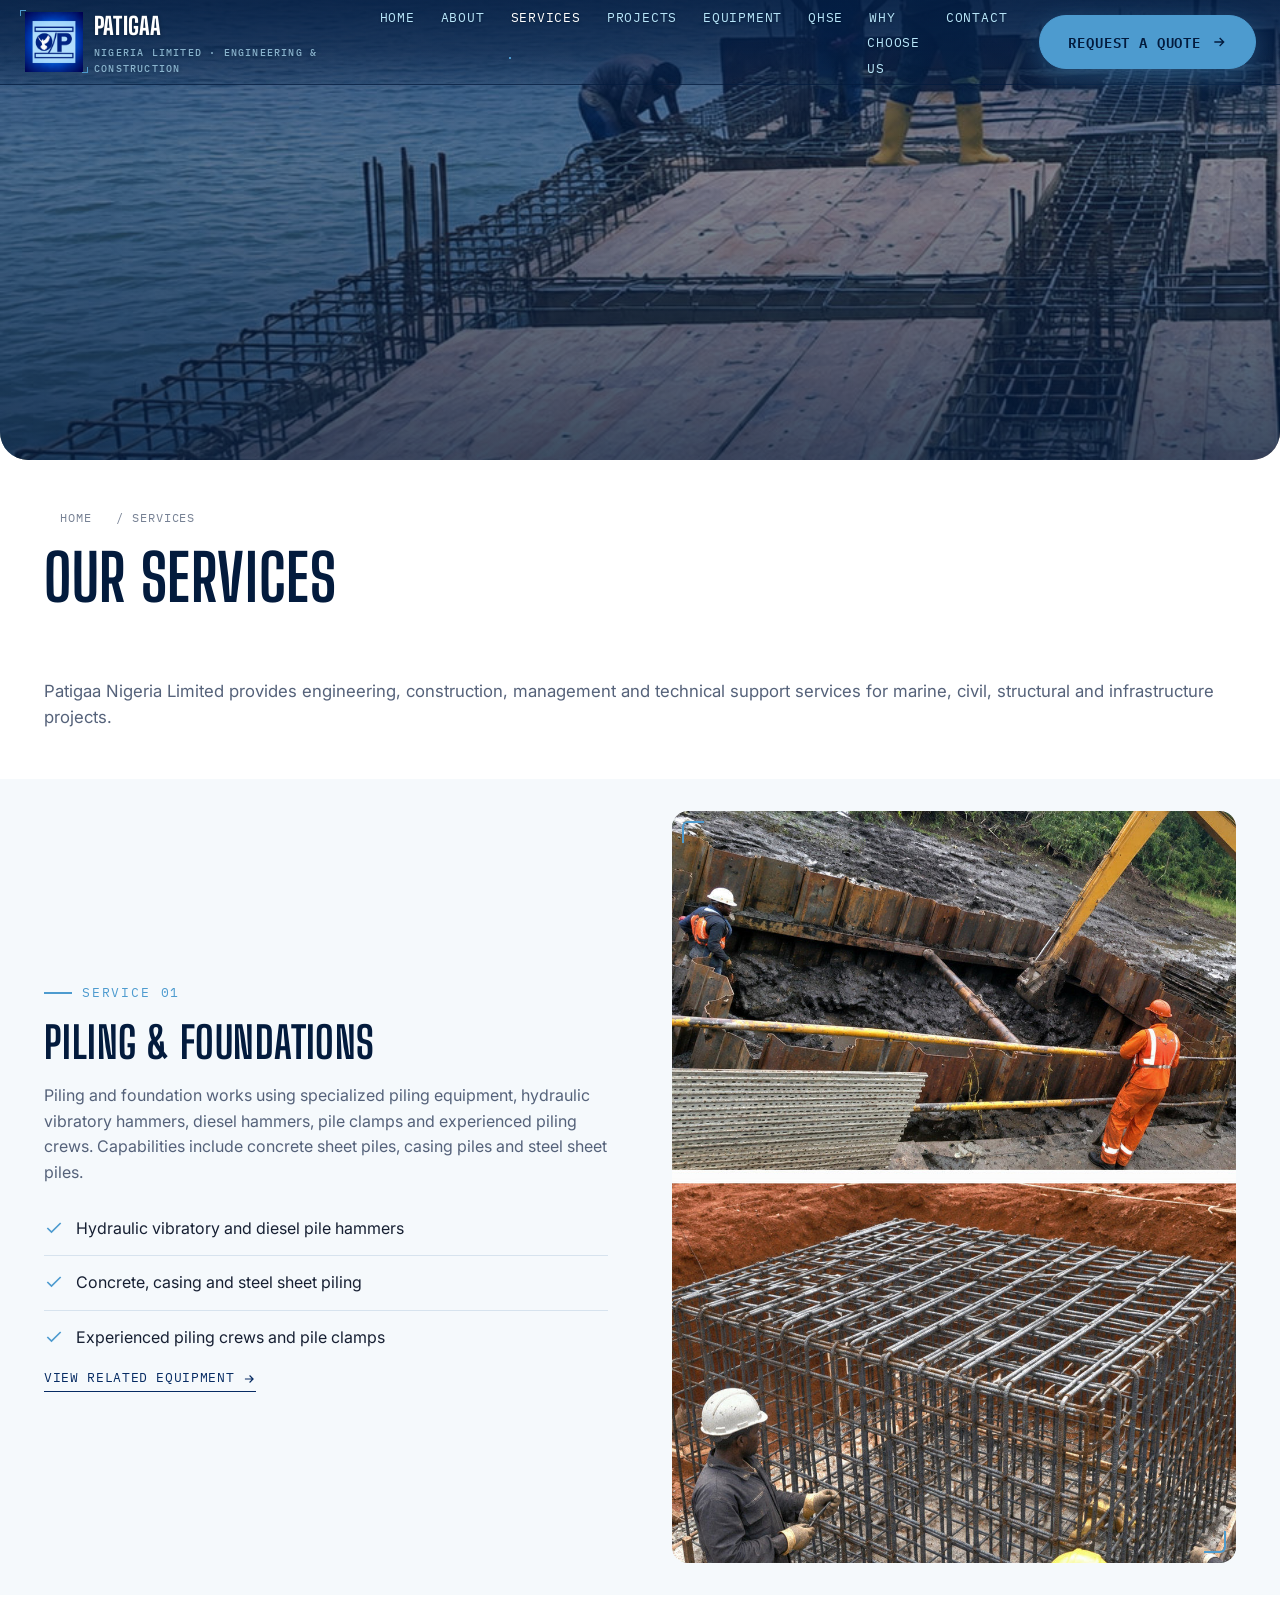
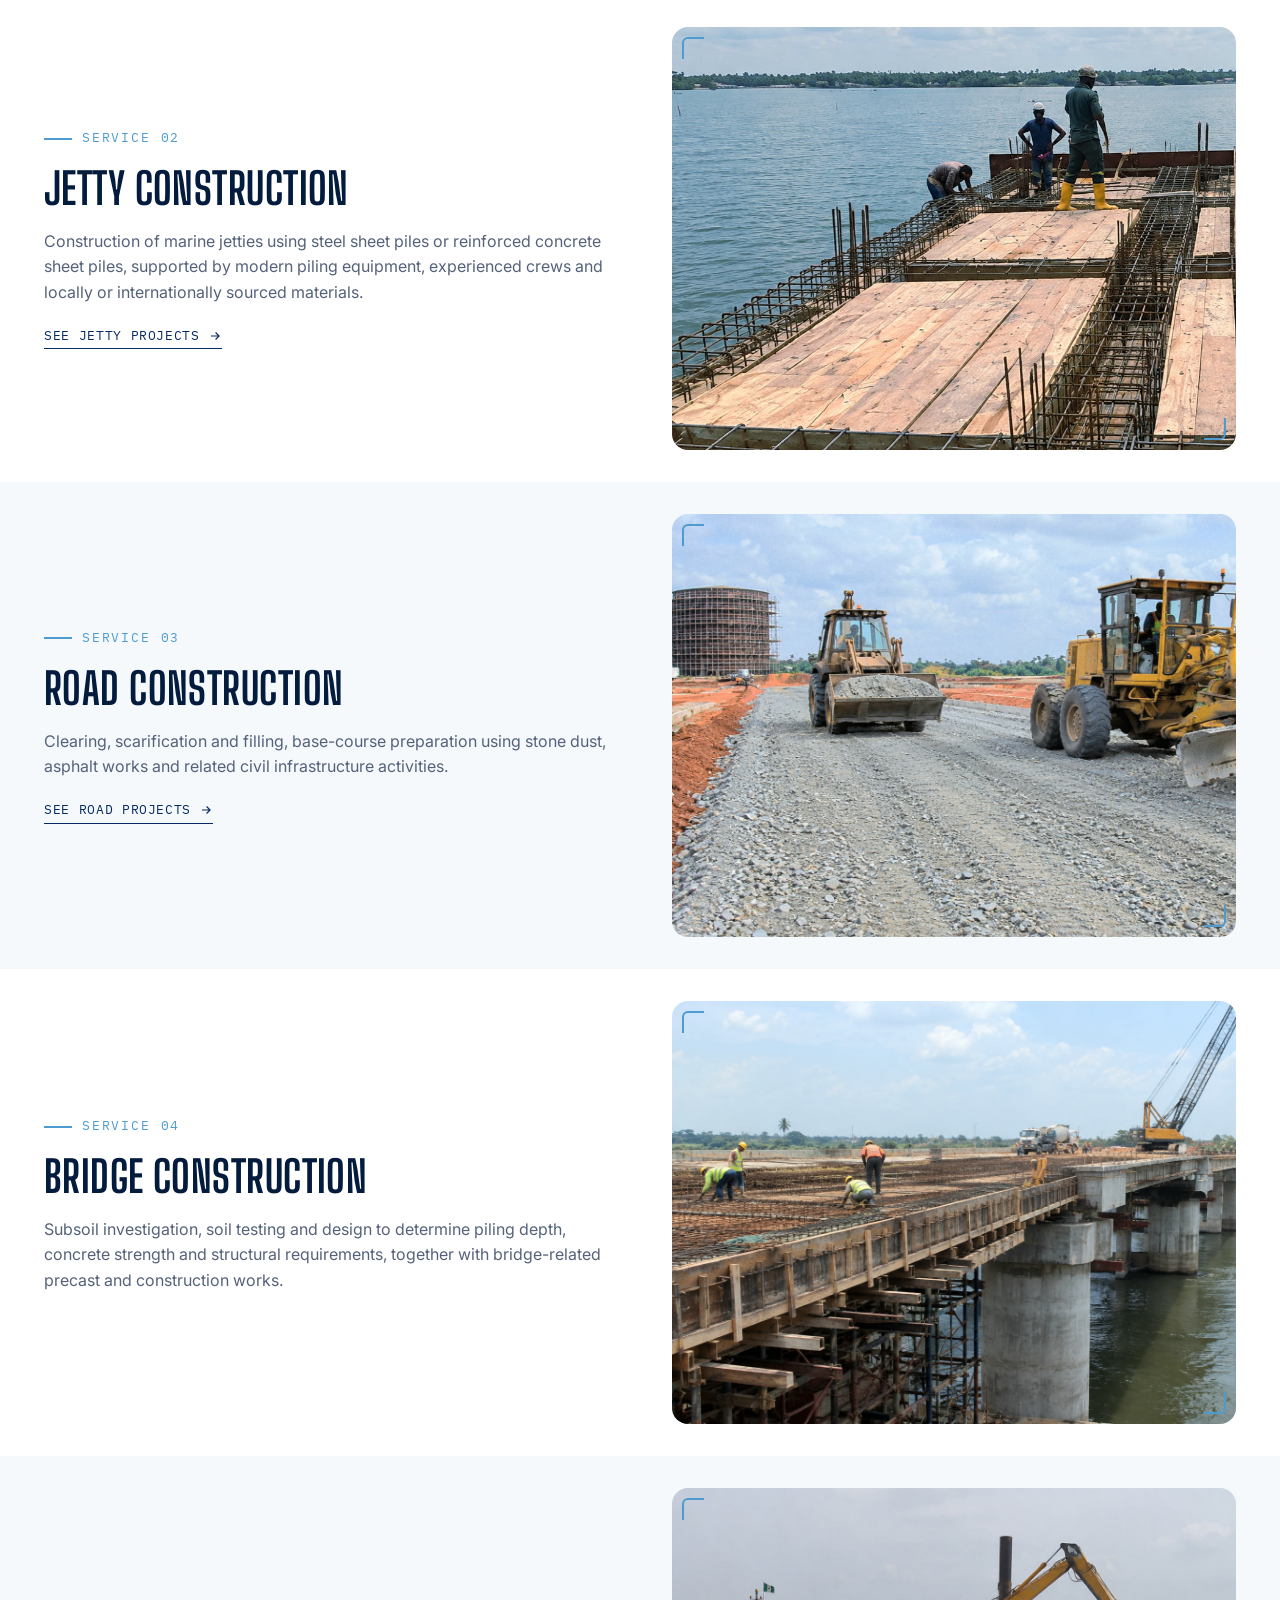
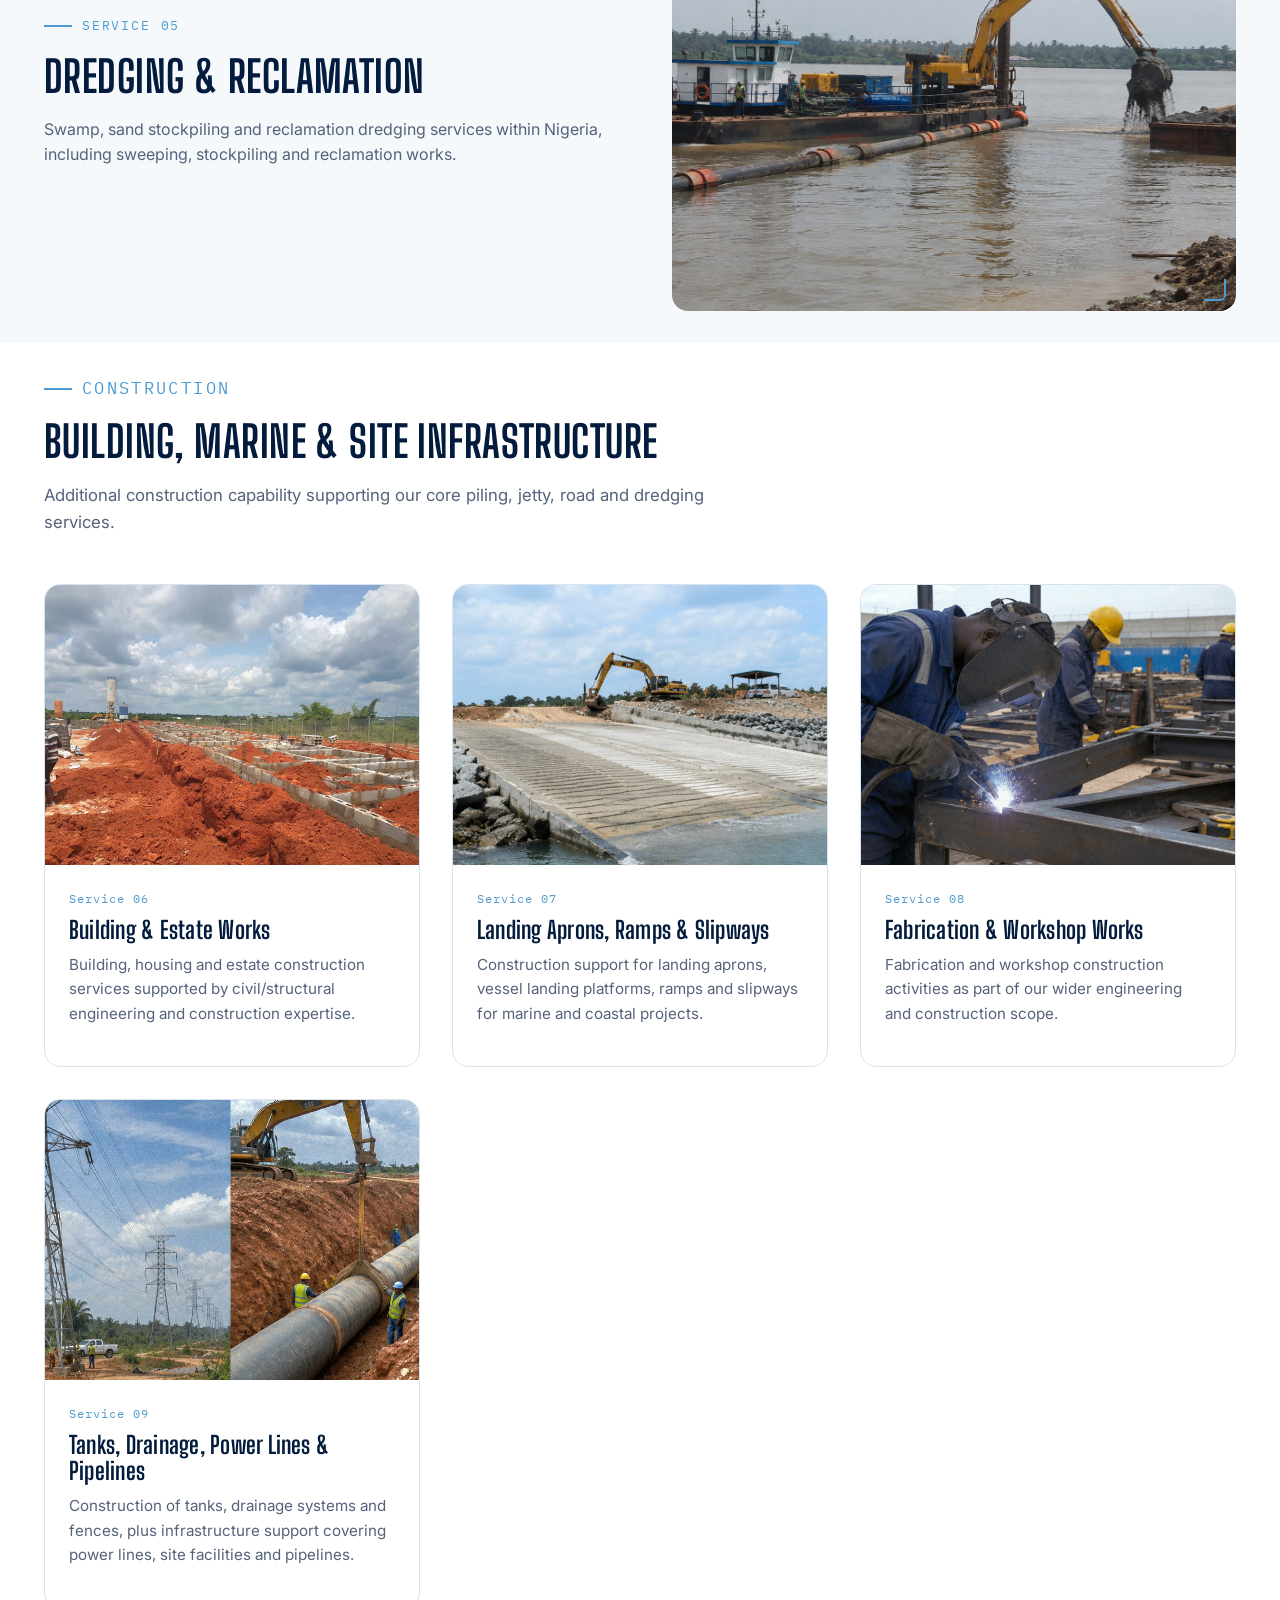
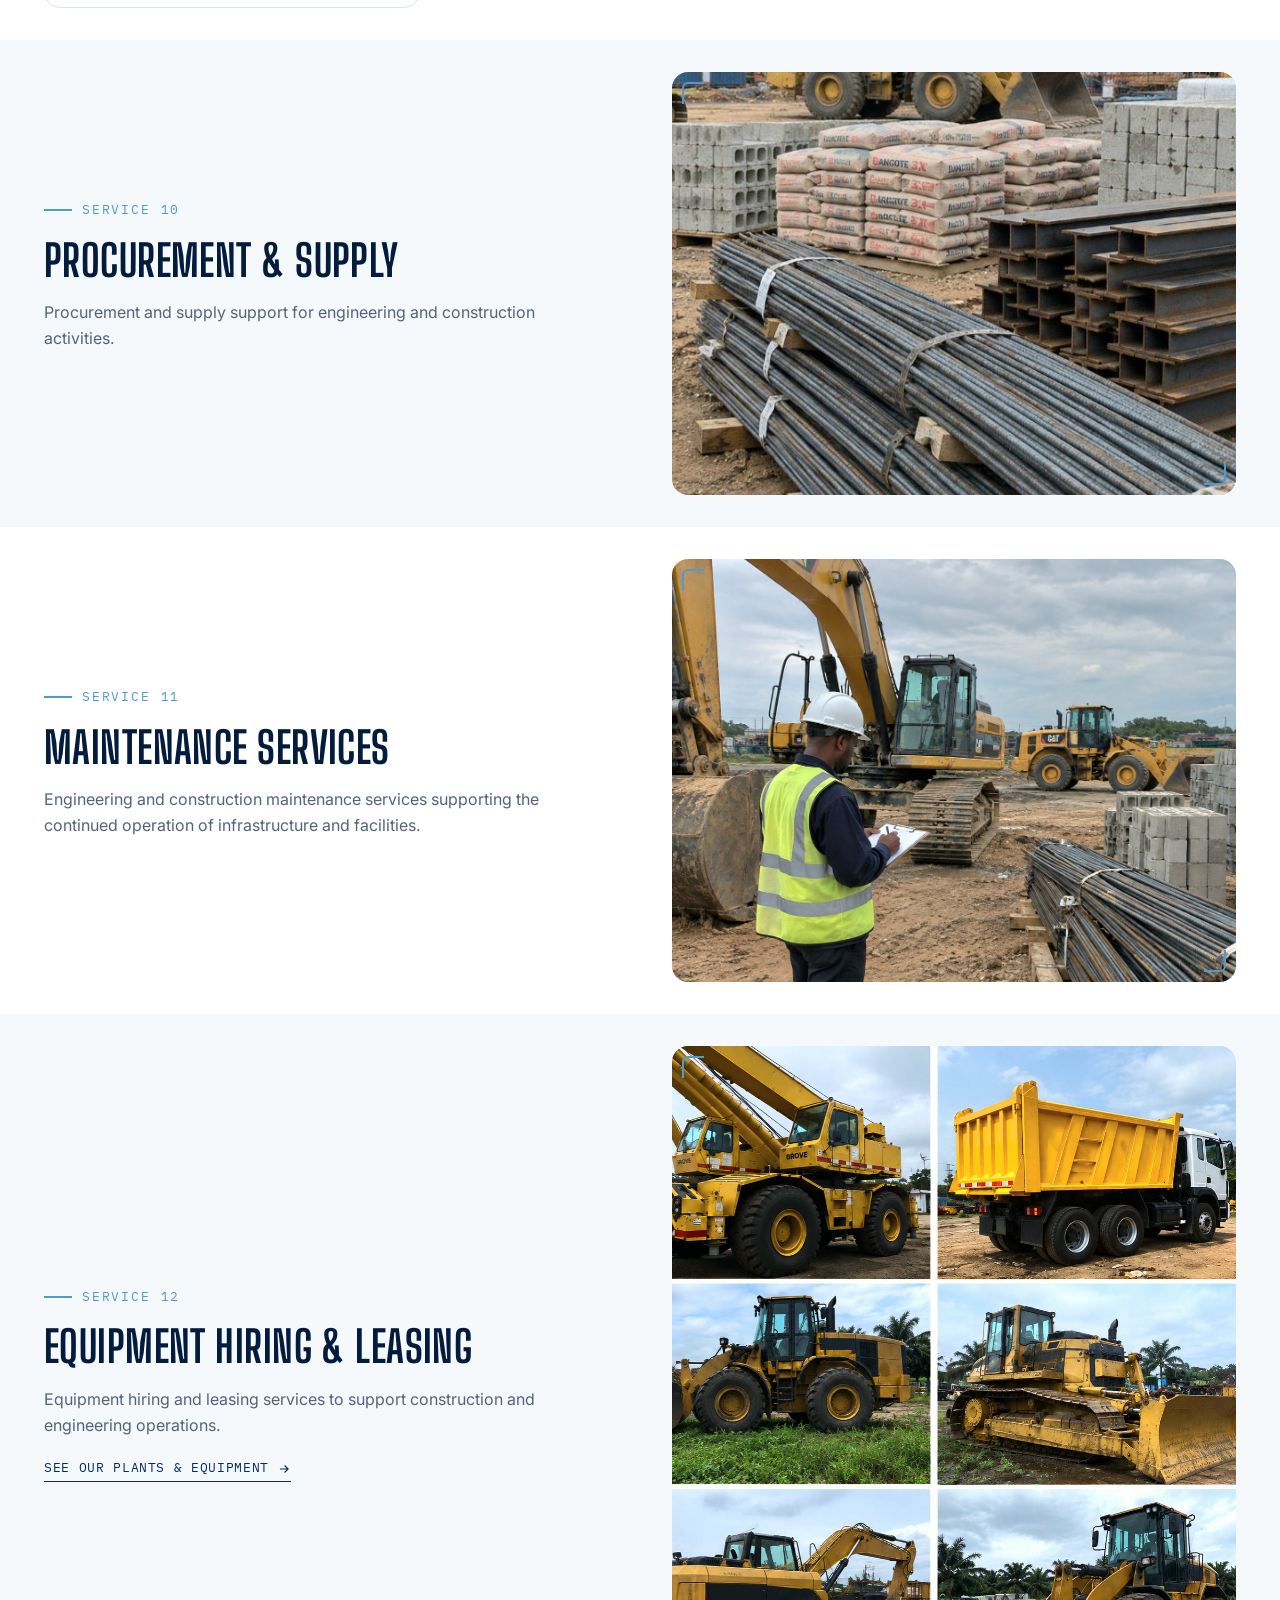
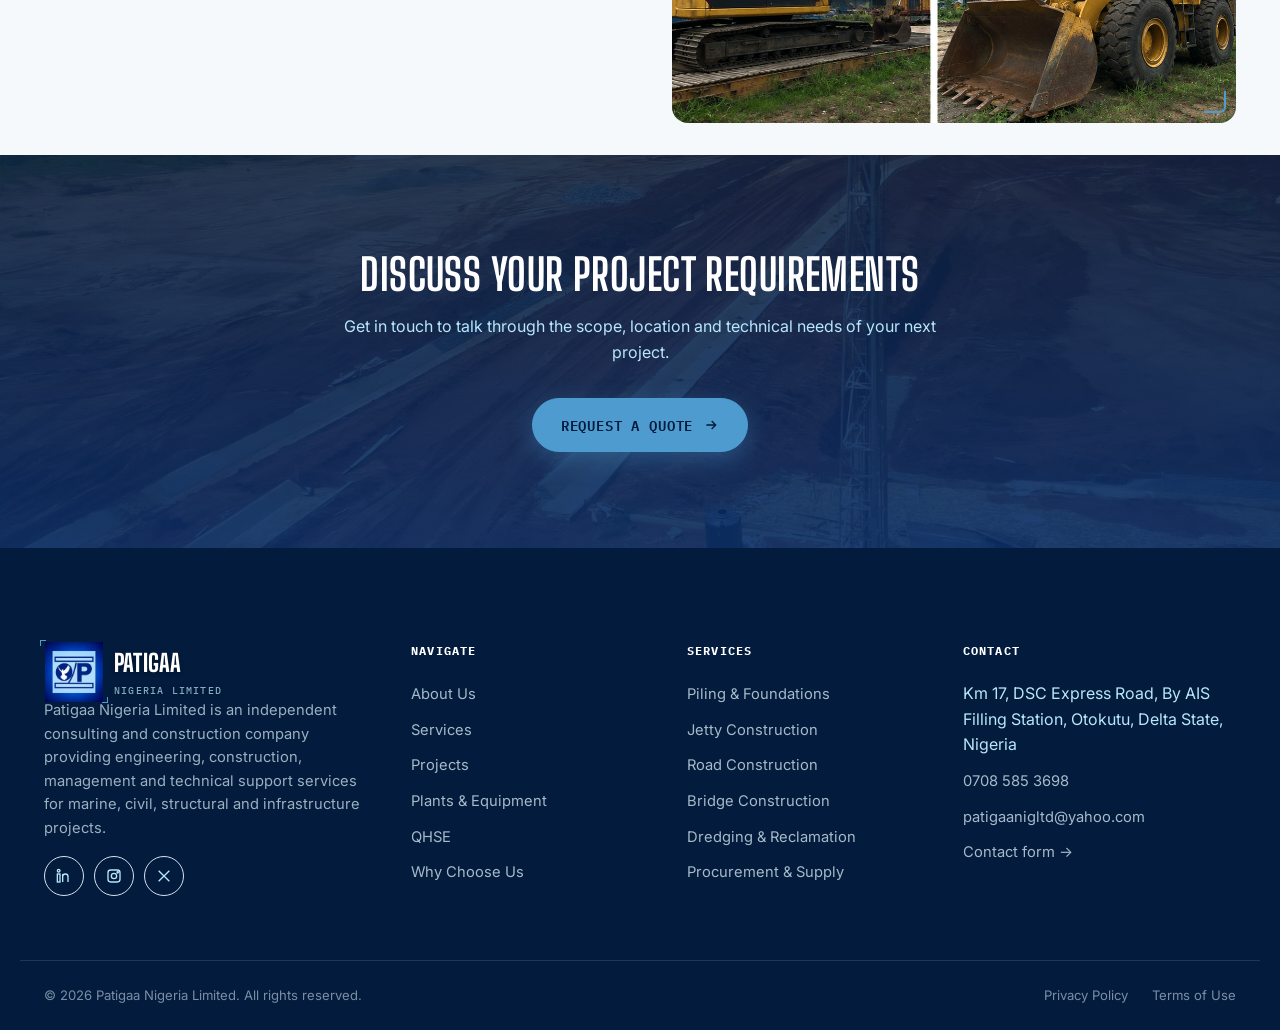
<file: services.html>
<!DOCTYPE html>
<html lang="en">
<head>
<meta charset="UTF-8">
<meta name="viewport" content="width=device-width, initial-scale=1.0">
<title>Services | Patigaa Nigeria Limited</title>
<meta name="description" content="Piling and foundations, jetty construction, road and bridge construction, dredging and reclamation, procurement and supply, and maintenance services from Patigaa Nigeria Limited.">
<link rel="canonical" href="[CANONICAL URL PLACEHOLDER]/services.html">
<meta property="og:type" content="website">
<meta property="og:title" content="Services | Patigaa Nigeria Limited">
<meta property="og:description" content="Engineering and construction services including piling, jetty construction, dredging, road and bridge works.">
<meta property="og:url" content="[CANONICAL URL PLACEHOLDER]/services.html">
<meta name="twitter:card" content="summary_large_image">
<link rel="stylesheet" href="css/style.css">
</head>
<body>
<a href="#main" class="skip-link">Skip to content</a>
<header class="site-header">
  <div class="container">
    <a href="index.html" class="logo" aria-label="Patigaa Nigeria Limited — Home">
      <span class="mark" aria-hidden="true"><img src="images/general/LOGO.jpg" alt="PNL"   width="58" height="60"></span>
      <span>
        PATIGAA
        <small>Nigeria Limited &middot; Engineering &amp; Construction</small>
      </span>
    </a>

    <nav class="main-nav" aria-label="Primary">
      <ul class="nav-links">
        <li><a href="index.html">Home</a></li>
        <li><a href="about.html">About</a></li>
        <li><a href="services.html">Services</a></li>
        <li><a href="projects.html">Projects</a></li>
        <li><a href="equipment.html">Equipment</a></li>
        <li><a href="qhse.html">QHSE</a></li>
        <li><a href="why-choose-us.html">Why Choose Us</a></li>
        <li><a href="contact.html">Contact</a></li>
      </ul>
      <div class="nav-cta">
        <a href="contact.html" class="btn btn-primary">
          Request a Quote
          <svg viewBox="0 0 24 24" fill="none" stroke="currentColor" stroke-width="2"><path d="M5 12h14M13 6l6 6-6 6"/></svg>
        </a>
      </div>
    </nav>

    <button class="nav-toggle" aria-expanded="false" aria-controls="mobile-panel" aria-label="Toggle navigation menu">
      <span></span>
    </button>
  </div>

  <div class="mobile-panel" id="mobile-panel">
    <ul class="nav-links">
      <li><a href="index.html">Home</a></li>
      <li><a href="about.html">About</a></li>
      <li><a href="services.html">Services</a></li>
      <li><a href="projects.html">Projects</a></li>
      <li><a href="equipment.html">Equipment</a></li>
      <li><a href="qhse.html">QHSE</a></li>
      <li><a href="why-choose-us.html">Why Choose Us</a></li>
      <li><a href="contact.html">Contact</a></li>
    </ul>
    <a href="contact.html" class="btn btn-primary btn-block">Request a Quote</a>
  </div>
</header>

<main id="main">
<section class="page-hero-wrap container">
  <div class="page-hero-media">
    <img src="images/hero/hero-services.jpg" alt="[INSERT SERVICE IMAGE]" loading="eager">
  </div>
  <div class="page-hero-text">
    <p class="breadcrumbs"><a href="index.html">Home</a> / Services</p>
    <h1>Our Services</h1>
  </div>
</section>

<section class="section">
  <div class="container">
    <p class="text-lead">Patigaa Nigeria Limited provides engineering, construction, management and technical support services for marine, civil, structural and infrastructure projects.</p>
  </div>
</section>

<section class="section section--light" id="piling">
  <div class="container split">
    <div class="reveal">
      <p class="eyebrow">Service 01</p>
      <h2>Piling &amp; Foundations</h2>
      <p>Piling and foundation works using specialized piling equipment, hydraulic vibratory hammers, diesel hammers, pile clamps and experienced piling crews. Capabilities include concrete sheet piles, casing piles and steel sheet piles.</p>
      <ul class="principle-list">
        <li><svg viewBox="0 0 24 24" fill="none" stroke="currentColor" stroke-width="2"><path d="M20 6L9 17l-5-5"/></svg><span>Hydraulic vibratory and diesel pile hammers</span></li>
        <li><svg viewBox="0 0 24 24" fill="none" stroke="currentColor" stroke-width="2"><path d="M20 6L9 17l-5-5"/></svg><span>Concrete, casing and steel sheet piling</span></li>
        <li><svg viewBox="0 0 24 24" fill="none" stroke="currentColor" stroke-width="2"><path d="M20 6L9 17l-5-5"/></svg><span>Experienced piling crews and pile clamps</span></li>
      </ul>
      <a href="equipment.html" class="card-link">View related equipment <svg viewBox="0 0 24 24" fill="none" stroke="currentColor" stroke-width="2"><path d="M5 12h14M13 6l6 6-6 6"/></svg></a>
    </div>
    <div class="reveal split-media"><div class="ph-img ratio-3-4 blueprint-frame"><img src="images/services/service-pilling.jpg" alt="[INSERT SERVICE IMAGE — Piling & Foundations]"  loading="lazy"></div></div>
  </div>
</section>

<section class="section" id="jetty">
  <div class="container split split--reverse">
    <div class="split-media reveal"><div class="ph-img ratio-4-3 blueprint-frame"><img src="images/services/service-jetty.jpg" alt="[INSERT SERVICE IMAGE — Jetty Construction]" loading="lazy"></div></div>
    <div class="reveal">
      <p class="eyebrow">Service 02</p>
      <h2>Jetty Construction</h2>
      <p>Construction of marine jetties using steel sheet piles or reinforced concrete sheet piles, supported by modern piling equipment, experienced crews and locally or internationally sourced materials.</p>
      <a href="projects.html" class="card-link">See jetty projects <svg viewBox="0 0 24 24" fill="none" stroke="currentColor" stroke-width="2"><path d="M5 12h14M13 6l6 6-6 6"/></svg></a>
    </div>
  </div>
</section>

<section class="section section--light" id="road">
  <div class="container split">
    <div class="reveal">
      <p class="eyebrow">Service 03</p>
      <h2>Road Construction</h2>
      <p>Clearing, scarification and filling, base-course preparation using stone dust, asphalt works and related civil infrastructure activities.</p>
      <a href="projects.html" class="card-link">See road projects <svg viewBox="0 0 24 24" fill="none" stroke="currentColor" stroke-width="2"><path d="M5 12h14M13 6l6 6-6 6"/></svg></a>
    </div>
    <div class="reveal split-media"><div class="ph-img ratio-4-3 blueprint-frame"><img src="images/services/service-road.jpg" alt="[INSERT SERVICE IMAGE — Road Construction]" loading="lazy"></div></div>
  </div>
</section>

<section class="section" id="bridge">
  <div class="container split split--reverse">
    <div class="split-media reveal"><div class="ph-img ratio-4-3 blueprint-frame"><img src="images/services/service-bridge.jpg" alt="[INSERT SERVICE IMAGE — Bridge Construction]" loading="lazy"></div></div>
    <div class="reveal">
      <p class="eyebrow">Service 04</p>
      <h2>Bridge Construction</h2>
      <p>Subsoil investigation, soil testing and design to determine piling depth, concrete strength and structural requirements, together with bridge-related precast and construction works.</p>
    </div>
  </div>
</section>

<section class="section section--light" id="dredging">
  <div class="container split">
    <div class="reveal">
      <p class="eyebrow">Service 05</p>
      <h2>Dredging &amp; Reclamation</h2>
      <p>Swamp, sand stockpiling and reclamation dredging services within Nigeria, including sweeping, stockpiling and reclamation works.</p>
    </div>
    <div class="reveal split-media"><div class="ph-img ratio-4-3 blueprint-frame"><img src="images/services/service-dredging.jpg" alt="[INSERT SERVICE IMAGE — Dredging & Reclamation]" loading="lazy"></div></div>
  </div>
</section>

<section class="section" id="construction">
  <div class="container">
    <div class="section-head">
      <p class="eyebrow">Construction</p>
      <h2>Building, Marine &amp; Site Infrastructure</h2>
      <p>Additional construction capability supporting our core piling, jetty, road and dredging services.</p>
    </div>
    <div class="card-grid">
      <article class="card reveal">
        <div class="ph-img ratio-4-3"><img src="images/services/service-building.jpg" alt="[INSERT SERVICE IMAGE — Building & Estate Works]" loading="lazy"></div>
        <div class="card-body">
          <div class="card-index">Service 06</div>
          <h3>Building &amp; Estate Works</h3>
          <p>Building, housing and estate construction services supported by civil/structural engineering and construction expertise.</p>
        </div>
      </article>
      <article class="card reveal">
        <div class="ph-img ratio-4-3"><img src="images/services/service-marine.jpg" alt="[INSERT SERVICE IMAGE — Landing Aprons, Ramps & Slipways]" loading="lazy"></div>
        <div class="card-body">
          <div class="card-index">Service 07</div>
          <h3>Landing Aprons, Ramps &amp; Slipways</h3>
          <p>Construction support for landing aprons, vessel landing platforms, ramps and slipways for marine and coastal projects.</p>
        </div>
      </article>
      <article class="card reveal">
        <div class="ph-img ratio-4-3"><img src="images/services/service-fabrication.jpg" alt="[INSERT SERVICE IMAGE — Fabrication & Workshop Works]" loading="lazy"></div>
        <div class="card-body">
          <div class="card-index">Service 08</div>
          <h3>Fabrication &amp; Workshop Works</h3>
          <p>Fabrication and workshop construction activities as part of our wider engineering and construction scope.</p>
        </div>
      </article>
      <article class="card reveal">
        <div class="ph-img ratio-4-3"><img src="images/services/service-infrastructure.jpg" alt="[INSERT SERVICE IMAGE — Tanks, Drainage, Power & Pipelines]" loading="lazy"></div>
        <div class="card-body">
          <div class="card-index">Service 09</div>
          <h3>Tanks, Drainage, Power Lines &amp; Pipelines</h3>
          <p>Construction of tanks, drainage systems and fences, plus infrastructure support covering power lines, site facilities and pipelines.</p>
        </div>
      </article>
    </div>
  </div>
</section>

<section class="section section--light" id="procurement">
  <div class="container split">
    <div class="reveal">
      <p class="eyebrow">Service 10</p>
      <h2>Procurement &amp; Supply</h2>
      <p>Procurement and supply support for engineering and construction activities.</p>
    </div>
    <div class="reveal split-media"><div class="ph-img ratio-4-3 blueprint-frame"><img src="images/services/service-procurement.jpg" alt="[INSERT SERVICE IMAGE — Procurement & Supply]" loading="lazy"></div></div>
  </div>
</section>

<section class="section" id="maintenance">
  <div class="container split split--reverse">
    <div class="split-media reveal"><div class="ph-img ratio-4-3 blueprint-frame"><img src="images/services/service-maintenance.jpg" alt="[INSERT SERVICE IMAGE — Maintenance Services]" loading="lazy"></div></div>
    <div class="reveal">
      <p class="eyebrow">Service 11</p>
      <h2>Maintenance Services</h2>
      <p>Engineering and construction maintenance services supporting the continued operation of infrastructure and facilities.</p>
    </div>
  </div>
</section>

<section class="section section--light" id="equipment-hire">
  <div class="container split">
    <div class="reveal">
      <p class="eyebrow">Service 12</p>
      <h2>Equipment Hiring &amp; Leasing</h2>
      <p>Equipment hiring and leasing services to support construction and engineering operations.</p>
      <a href="equipment.html" class="card-link">See our plants &amp; equipment <svg viewBox="0 0 24 24" fill="none" stroke="currentColor" stroke-width="2"><path d="M5 12h14M13 6l6 6-6 6"/></svg></a>
    </div>
    <div class="reveal split-media"><div class="ph-img ratio-3-3 blueprint-frame"><img src="images/services/service-equipment-hire.jpg" alt="[INSERT EQUIPMENT IMAGE — Equipment Hiring & Leasing]" loading="lazy"></div></div>
  </div>
</section>

<section class="cta-band">
  <div class="hero-media ph-img"><img src="images/general/cta-bg.jpg" alt="[INSERT SITE IMAGE]" loading="lazy"></div>
  <div class="container cta-band-inner">
    <h2>Discuss Your Project Requirements</h2>
    <p class="text-on-navy">Get in touch to talk through the scope, location and technical needs of your next project.</p>
    <div class="btn-row"><a href="contact.html" class="btn btn-primary">Request a Quote <svg viewBox="0 0 24 24" fill="none" stroke="currentColor" stroke-width="2"><path d="M5 12h14M13 6l6 6-6 6"/></svg></a></div>
  </div>
</section>
</main>
<footer class="site-footer">
  <div class="container footer-top">
    <div class="footer-brand">
      <a href="index.html" class="logo" aria-label="Patigaa Nigeria Limited — Home">
        <span class="mark" aria-hidden="true"><img src="images/general/LOGO.jpg" alt="PNL"  width="58" height="60"></span>
        <span>PATIGAA<small>Nigeria Limited</small></span>
      </a>
      <p>Patigaa Nigeria Limited is an independent consulting and construction company providing engineering, construction, management and technical support services for marine, civil, structural and infrastructure projects.</p>
      <div class="social-row" aria-label="Social media">
        <a href="https://www.linkedin.com/in/patigaa-nigeria-limited-8aa658432/" aria-label="Patigaa Nigeria Limited on LinkedIn"><svg viewBox="0 0 24 24" fill="none" stroke="currentColor" stroke-width="2"><rect x="2" y="9" width="4" height="12"/><circle cx="4" cy="4" r="2"/><path d="M10 9v12M10 13a4 4 0 0 1 8 0v8"/></svg></a>
        <a href="https://www.instagram.com/patigaanl/" aria-label="Patigaa Nigeria Limited on Instagram"><svg viewBox="0 0 24 24" fill="none" stroke="currentColor" stroke-width="2"><rect x="3" y="3" width="18" height="18" rx="4"/><circle cx="12" cy="12" r="4"/><circle cx="17.5" cy="6.5" r="1"/></svg></a>
        <a href="https://x.com/PatigaaNL" aria-label="Patigaa Nigeria Limited on X"><svg viewBox="0 0 24 24" fill="none" stroke="currentColor" stroke-width="2"><path d="M4 4l16 16M20 4L4 20"/></svg></a>
      </div>
    </div>

    <div class="footer-col">
      <h4>Navigate</h4>
      <ul>
        <li><a href="about.html">About Us</a></li>
        <li><a href="services.html">Services</a></li>
        <li><a href="projects.html">Projects</a></li>
        <li><a href="equipment.html">Plants &amp; Equipment</a></li>
        <li><a href="qhse.html">QHSE</a></li>
        <li><a href="why-choose-us.html">Why Choose Us</a></li>
      </ul>
    </div>

    <div class="footer-col">
      <h4>Services</h4>
      <ul>
        <li><a href="services.html#piling">Piling &amp; Foundations</a></li>
        <li><a href="services.html#jetty">Jetty Construction</a></li>
        <li><a href="services.html#road">Road Construction</a></li>
        <li><a href="services.html#bridge">Bridge Construction</a></li>
        <li><a href="services.html#dredging">Dredging &amp; Reclamation</a></li>
        <li><a href="services.html#procurement">Procurement &amp; Supply</a></li>
      </ul>
    </div>

    <div class="footer-col">
      <h4>Contact</h4>
      <ul>
        <li>Km 17, DSC Express Road, By AIS Filling Station, Otokutu, Delta State, Nigeria</li>
        <li><a href="tel:07085853698">0708 585 3698</a></li>
        <li><a href="mailto:patigaanigltd@yahoo.com">patigaanigltd@yahoo.com</a></li>
        <li><a href="contact.html">Contact form &rarr;</a></li>
      </ul>
    </div>
  </div>

  <div class="container footer-bottom">
    <p>&copy; <span data-year>2026</span> Patigaa Nigeria Limited. All rights reserved.</p>
    <div class="footer-legal">
      <a href="privacy-policy.html">Privacy Policy</a>
      <a href="terms-of-use.html">Terms of Use</a>
    </div>
  </div>
</footer>

<button class="back-to-top" aria-label="Back to top">
  <svg viewBox="0 0 24 24" fill="none" stroke="currentColor" stroke-width="2"><path d="M12 19V5M5 12l7-7 7 7"/></svg>
</button>

<script src="js/script.js"></script>
<script>document.querySelector('[data-year]').textContent = new Date().getFullYear();</script>

</body>
</html>
</file>
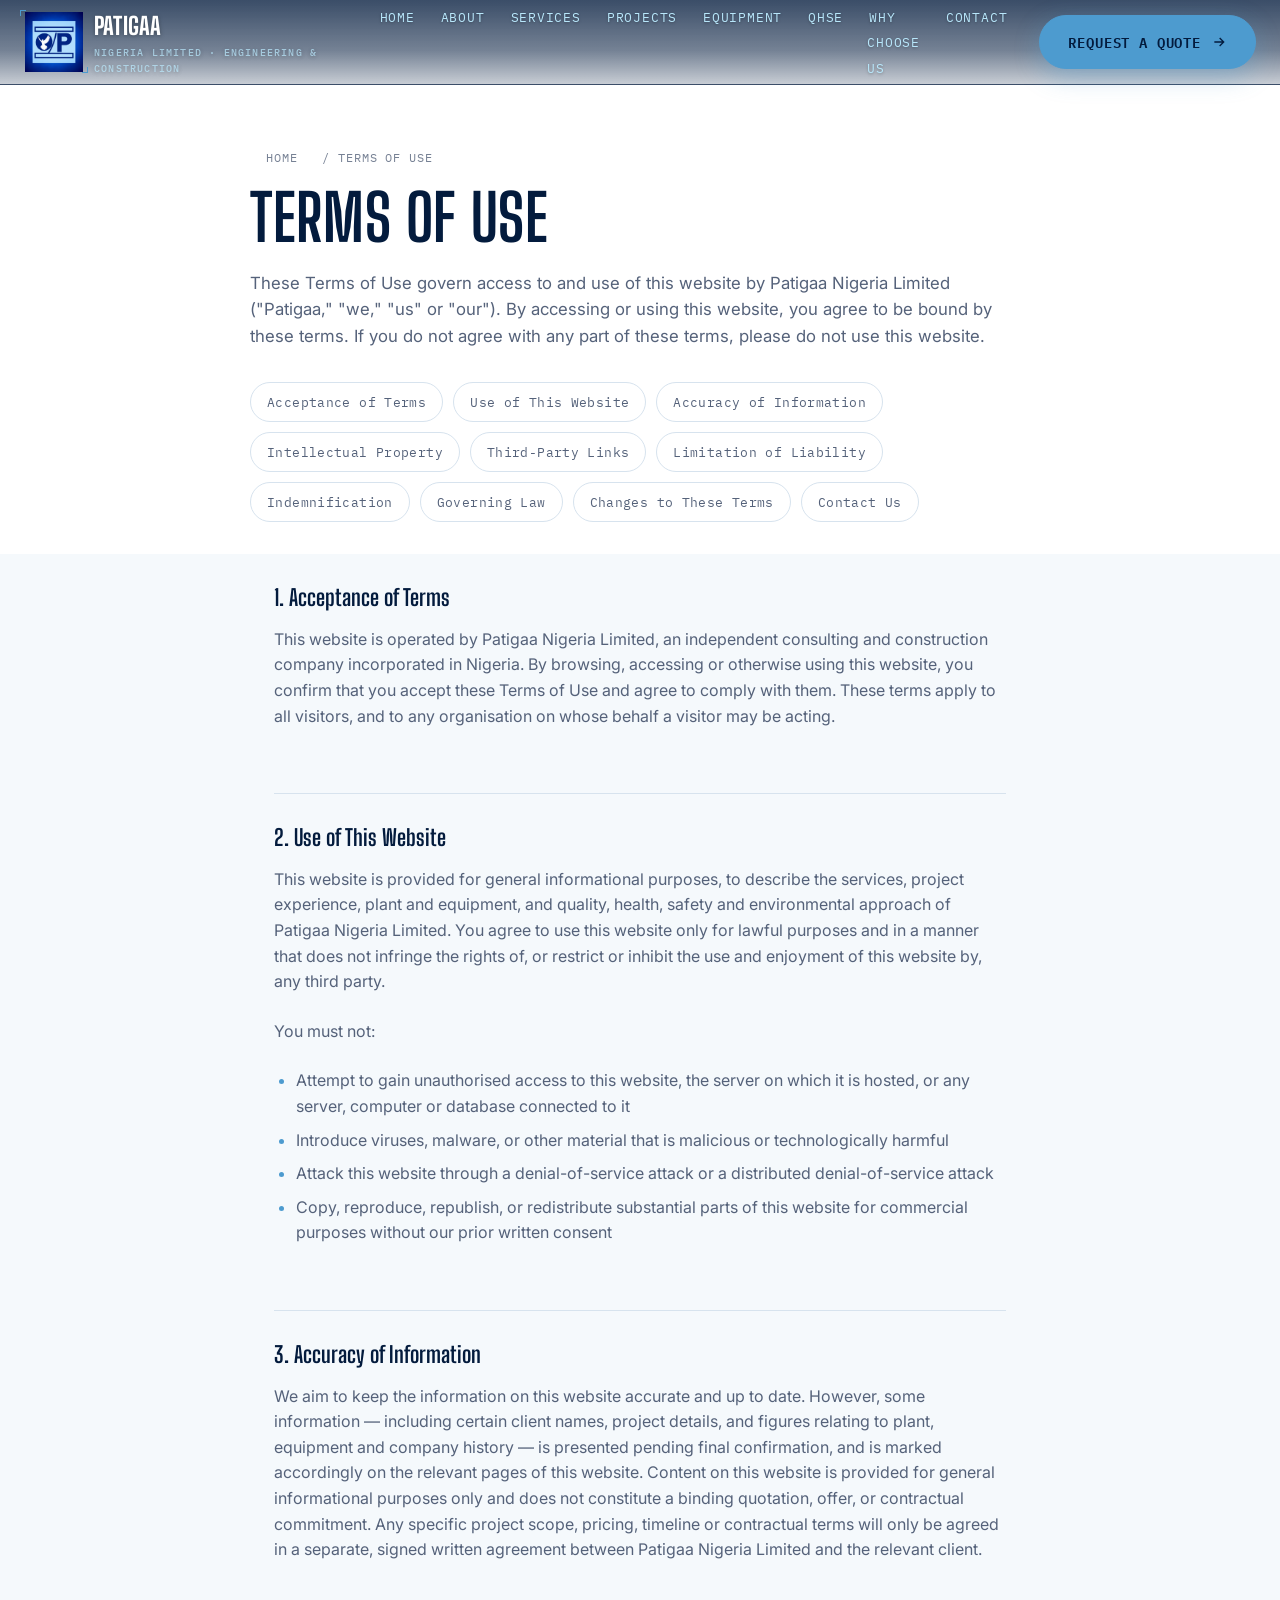
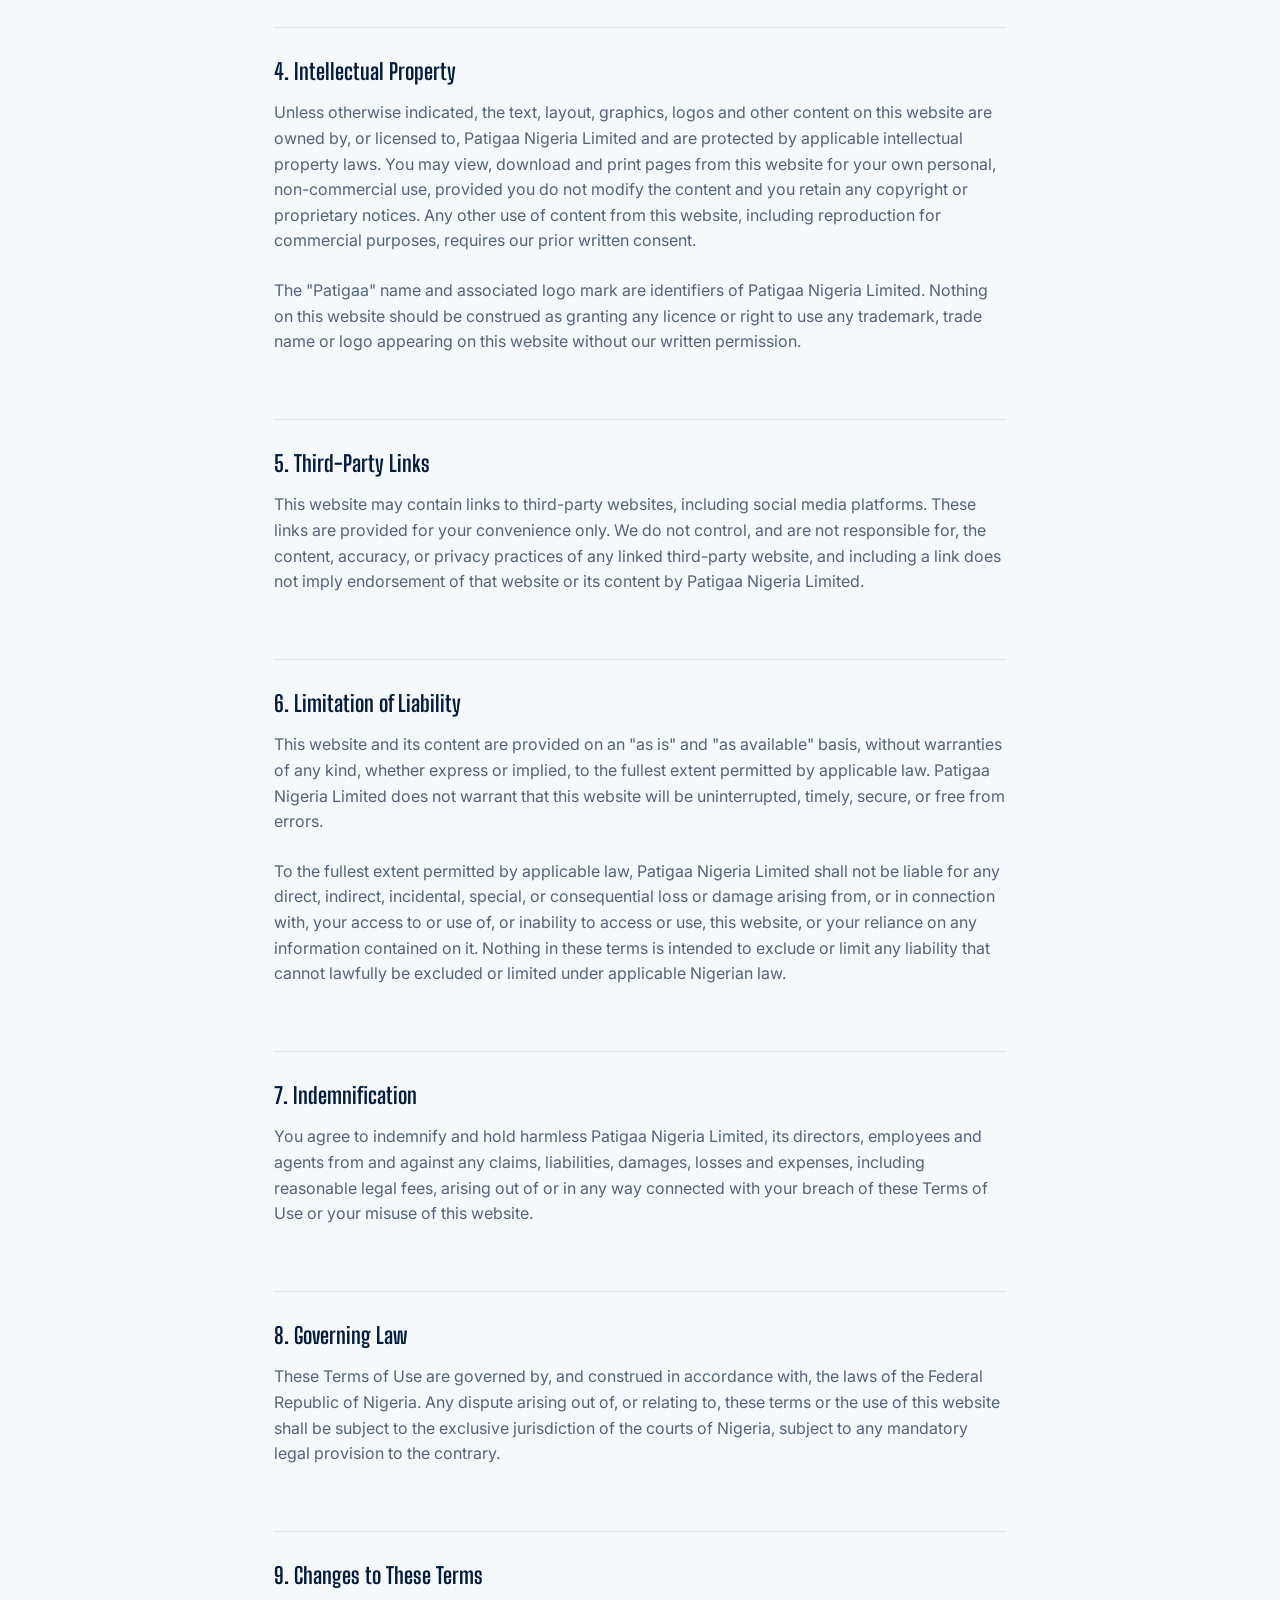
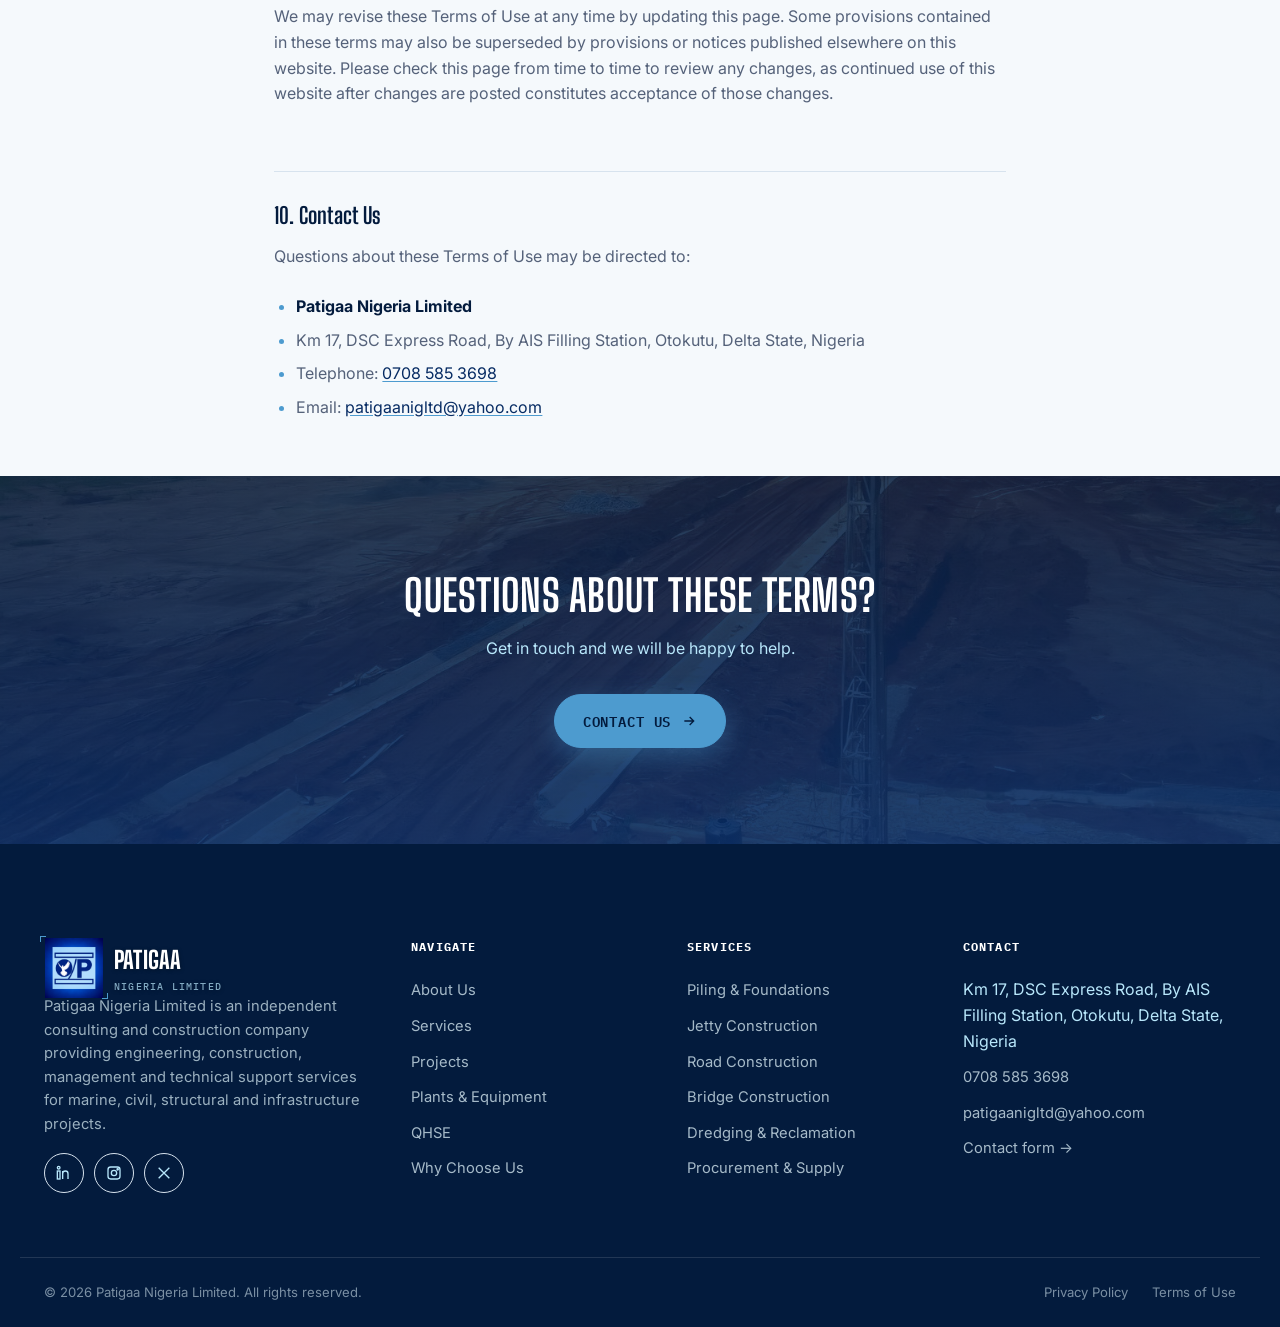
<file: terms-of-use.html>
<!DOCTYPE html>
<html lang="en">
<head>
<meta charset="UTF-8">
<meta name="viewport" content="width=device-width, initial-scale=1.0">
<title>Terms of Use | Patigaa Nigeria Limited</title>
<meta name="description" content="Terms governing the use of the Patigaa Nigeria Limited website.">
<link rel="canonical" href="[CANONICAL URL PLACEHOLDER]/terms-of-use.html">
<meta property="og:type" content="website">
<meta property="og:title" content="Terms of Use | Patigaa Nigeria Limited">
<meta property="og:description" content="Terms governing the use of the Patigaa Nigeria Limited website.">
<meta property="og:url" content="[CANONICAL URL PLACEHOLDER]/terms-of-use.html">
<meta name="twitter:card" content="summary_large_image">
<link rel="stylesheet" href="css/style.css">
</head>
<body>
<a href="#main" class="skip-link">Skip to content</a>
<header class="site-header">
  <div class="container">
    <a href="index.html" class="logo" aria-label="Patigaa Nigeria Limited — Home">
      <span class="mark" aria-hidden="true"><img src="images/general/LOGO.jpg" alt="PNL" width="58" height="60"></span>
      <span>
        PATIGAA
        <small>Nigeria Limited &middot; Engineering &amp; Construction</small>
      </span>
    </a>

    <nav class="main-nav" aria-label="Primary">
      <ul class="nav-links">
        <li><a href="index.html">Home</a></li>
        <li><a href="about.html">About</a></li>
        <li><a href="services.html">Services</a></li>
        <li><a href="projects.html">Projects</a></li>
        <li><a href="equipment.html">Equipment</a></li>
        <li><a href="qhse.html">QHSE</a></li>
        <li><a href="why-choose-us.html">Why Choose Us</a></li>
        <li><a href="contact.html">Contact</a></li>
      </ul>
      <div class="nav-cta">
        <a href="contact.html" class="btn btn-primary">
          Request a Quote
          <svg viewBox="0 0 24 24" fill="none" stroke="currentColor" stroke-width="2"><path d="M5 12h14M13 6l6 6-6 6"/></svg>
        </a>
      </div>
    </nav>

    <button class="nav-toggle" aria-expanded="false" aria-controls="mobile-panel" aria-label="Toggle navigation menu">
      <span></span>
    </button>
  </div>

  <div class="mobile-panel" id="mobile-panel">
    <ul class="nav-links">
      <li><a href="index.html">Home</a></li>
      <li><a href="about.html">About</a></li>
      <li><a href="services.html">Services</a></li>
      <li><a href="projects.html">Projects</a></li>
      <li><a href="equipment.html">Equipment</a></li>
      <li><a href="qhse.html">QHSE</a></li>
      <li><a href="why-choose-us.html">Why Choose Us</a></li>
      <li><a href="contact.html">Contact</a></li>
    </ul>
    <a href="contact.html" class="btn btn-primary btn-block">Request a Quote</a>
  </div>
</header>

<main id="main">
<section class="container simple-page-hero">
  <p class="breadcrumbs"><a href="index.html">Home</a> / Terms of Use</p>
  <h1>Terms of Use</h1>
  
  <p class="text-lead">These Terms of Use govern access to and use of this website by Patigaa Nigeria Limited ("Patigaa," "we," "us" or "our"). By accessing or using this website, you agree to be bound by these terms. If you do not agree with any part of these terms, please do not use this website.</p>
  <nav class="legal-toc" aria-label="Terms of Use sections">
    <a href="#acceptance">Acceptance of Terms</a>
    <a href="#use-of-website">Use of This Website</a>
    <a href="#accuracy">Accuracy of Information</a>
    <a href="#intellectual-property">Intellectual Property</a>
    <a href="#third-party-links">Third-Party Links</a>
    <a href="#liability">Limitation of Liability</a>
    <a href="#indemnification">Indemnification</a>
    <a href="#governing-law">Governing Law</a>
    <a href="#changes">Changes to These Terms</a>
    <a href="#contact">Contact Us</a>
  </nav>
</section>

<section class="section section--light">
  <div class="container legal-content">

    <h2 id="acceptance">1. Acceptance of Terms</h2>
    <p>This website is operated by Patigaa Nigeria Limited, an independent consulting and construction company incorporated in Nigeria. By browsing, accessing or otherwise using this website, you confirm that you accept these Terms of Use and agree to comply with them. These terms apply to all visitors, and to any organisation on whose behalf a visitor may be acting.</p>

    <h2 id="use-of-website">2. Use of This Website</h2>
    <p>This website is provided for general informational purposes, to describe the services, project experience, plant and equipment, and quality, health, safety and environmental approach of Patigaa Nigeria Limited. You agree to use this website only for lawful purposes and in a manner that does not infringe the rights of, or restrict or inhibit the use and enjoyment of this website by, any third party.</p>
    <p>You must not:</p>
    <ul>
      <li>Attempt to gain unauthorised access to this website, the server on which it is hosted, or any server, computer or database connected to it</li>
      <li>Introduce viruses, malware, or other material that is malicious or technologically harmful</li>
      <li>Attack this website through a denial-of-service attack or a distributed denial-of-service attack</li>
      <li>Copy, reproduce, republish, or redistribute substantial parts of this website for commercial purposes without our prior written consent</li>
    </ul>

    <h2 id="accuracy">3. Accuracy of Information</h2>
    <p>We aim to keep the information on this website accurate and up to date. However, some information — including certain client names, project details, and figures relating to plant, equipment and company history — is presented pending final confirmation, and is marked accordingly on the relevant pages of this website. Content on this website is provided for general informational purposes only and does not constitute a binding quotation, offer, or contractual commitment. Any specific project scope, pricing, timeline or contractual terms will only be agreed in a separate, signed written agreement between Patigaa Nigeria Limited and the relevant client.</p>
    

    <h2 id="intellectual-property">4. Intellectual Property</h2>
    <p>Unless otherwise indicated, the text, layout, graphics, logos and other content on this website are owned by, or licensed to, Patigaa Nigeria Limited and are protected by applicable intellectual property laws. You may view, download and print pages from this website for your own personal, non-commercial use, provided you do not modify the content and you retain any copyright or proprietary notices. Any other use of content from this website, including reproduction for commercial purposes, requires our prior written consent.</p>
    <p>The "Patigaa" name and associated logo mark are identifiers of Patigaa Nigeria Limited. Nothing on this website should be construed as granting any licence or right to use any trademark, trade name or logo appearing on this website without our written permission.</p>

    <h2 id="third-party-links">5. Third-Party Links</h2>
    <p>This website may contain links to third-party websites, including social media platforms. These links are provided for your convenience only. We do not control, and are not responsible for, the content, accuracy, or privacy practices of any linked third-party website, and including a link does not imply endorsement of that website or its content by Patigaa Nigeria Limited.</p>

    <h2 id="liability">6. Limitation of Liability</h2>
    <p>This website and its content are provided on an "as is" and "as available" basis, without warranties of any kind, whether express or implied, to the fullest extent permitted by applicable law. Patigaa Nigeria Limited does not warrant that this website will be uninterrupted, timely, secure, or free from errors.</p>
    <p>To the fullest extent permitted by applicable law, Patigaa Nigeria Limited shall not be liable for any direct, indirect, incidental, special, or consequential loss or damage arising from, or in connection with, your access to or use of, or inability to access or use, this website, or your reliance on any information contained on it. Nothing in these terms is intended to exclude or limit any liability that cannot lawfully be excluded or limited under applicable Nigerian law.</p>

    <h2 id="indemnification">7. Indemnification</h2>
    <p>You agree to indemnify and hold harmless Patigaa Nigeria Limited, its directors, employees and agents from and against any claims, liabilities, damages, losses and expenses, including reasonable legal fees, arising out of or in any way connected with your breach of these Terms of Use or your misuse of this website.</p>

    <h2 id="governing-law">8. Governing Law</h2>
    <p>These Terms of Use are governed by, and construed in accordance with, the laws of the Federal Republic of Nigeria. Any dispute arising out of, or relating to, these terms or the use of this website shall be subject to the exclusive jurisdiction of the courts of Nigeria, subject to any mandatory legal provision to the contrary.</p>

    <h2 id="changes">9. Changes to These Terms</h2>
    <p>We may revise these Terms of Use at any time by updating this page. Some provisions contained in these terms may also be superseded by provisions or notices published elsewhere on this website. Please check this page from time to time to review any changes, as continued use of this website after changes are posted constitutes acceptance of those changes.</p>

    <h2 id="contact">10. Contact Us</h2>
    <p>Questions about these Terms of Use may be directed to:</p>
    <ul>
      <li><strong>Patigaa Nigeria Limited</strong></li>
      <li>Km 17, DSC Express Road, By AIS Filling Station, Otokutu, Delta State, Nigeria</li>
      <li>Telephone: <a href="tel:07085853698">0708 585 3698</a></li>
      <li>Email: <a href="mailto:patigaanigltd@yahoo.com">patigaanigltd@yahoo.com</a></li>
    </ul>
  </div>
</section>

<section class="cta-band">
  <div class="hero-media ph-img"><img src="images/general/cta-bg.jpg" alt="[INSERT SITE IMAGE]" loading="lazy"></div>
  <div class="container cta-band-inner">
    <h2>Questions About These Terms?</h2>
    <p class="text-on-navy">Get in touch and we will be happy to help.</p>
    <div class="btn-row"><a href="contact.html" class="btn btn-primary">Contact Us <svg viewBox="0 0 24 24" fill="none" stroke="currentColor" stroke-width="2"><path d="M5 12h14M13 6l6 6-6 6"/></svg></a></div>
  </div>
</section>
</main>

<footer class="site-footer">
  <div class="container footer-top">
    <div class="footer-brand">
      <a href="index.html" class="logo" aria-label="Patigaa Nigeria Limited — Home">
        <span class="mark" aria-hidden="true"><img src="images/general/LOGO.jpg" alt="PNL"   width="58" height="60"></span>
        <span>PATIGAA<small>Nigeria Limited</small></span>
      </a>
      <p>Patigaa Nigeria Limited is an independent consulting and construction company providing engineering, construction, management and technical support services for marine, civil, structural and infrastructure projects.</p>
     <div class="social-row" aria-label="Social media">
        <a href="https://www.linkedin.com/in/patigaa-nigeria-limited-8aa658432/" aria-label="Patigaa Nigeria Limited on LinkedIn"><svg viewBox="0 0 24 24" fill="none" stroke="currentColor" stroke-width="2"><rect x="2" y="9" width="4" height="12"/><circle cx="4" cy="4" r="2"/><path d="M10 9v12M10 13a4 4 0 0 1 8 0v8"/></svg></a>
        <a href="https://www.instagram.com/patigaanl/" aria-label="Patigaa Nigeria Limited on Instagram"><svg viewBox="0 0 24 24" fill="none" stroke="currentColor" stroke-width="2"><rect x="3" y="3" width="18" height="18" rx="4"/><circle cx="12" cy="12" r="4"/><circle cx="17.5" cy="6.5" r="1"/></svg></a>
        <a href="https://x.com/PatigaaNL" aria-label="Patigaa Nigeria Limited on X"><svg viewBox="0 0 24 24" fill="none" stroke="currentColor" stroke-width="2"><path d="M4 4l16 16M20 4L4 20"/></svg></a>
      </div>
    </div>

    <div class="footer-col">
      <h4>Navigate</h4>
      <ul>
        <li><a href="about.html">About Us</a></li>
        <li><a href="services.html">Services</a></li>
        <li><a href="projects.html">Projects</a></li>
        <li><a href="equipment.html">Plants &amp; Equipment</a></li>
        <li><a href="qhse.html">QHSE</a></li>
        <li><a href="why-choose-us.html">Why Choose Us</a></li>
      </ul>
    </div>

    <div class="footer-col">
      <h4>Services</h4>
      <ul>
        <li><a href="services.html#piling">Piling &amp; Foundations</a></li>
        <li><a href="services.html#jetty">Jetty Construction</a></li>
        <li><a href="services.html#road">Road Construction</a></li>
        <li><a href="services.html#bridge">Bridge Construction</a></li>
        <li><a href="services.html#dredging">Dredging &amp; Reclamation</a></li>
        <li><a href="services.html#procurement">Procurement &amp; Supply</a></li>
      </ul>
    </div>

    <div class="footer-col">
      <h4>Contact</h4>
      <ul>
        <li>Km 17, DSC Express Road, By AIS Filling Station, Otokutu, Delta State, Nigeria</li>
        <li><a href="tel:07085853698">0708 585 3698</a></li>
        <li><a href="mailto:patigaanigltd@yahoo.com">patigaanigltd@yahoo.com</a></li>
        <li><a href="contact.html">Contact form &rarr;</a></li>
      </ul>
    </div>
  </div>

  <div class="container footer-bottom">
    <p>&copy; <span data-year>2026</span> Patigaa Nigeria Limited. All rights reserved.</p>
    <div class="footer-legal">
      <a href="privacy-policy.html">Privacy Policy</a>
      <a href="terms-of-use.html">Terms of Use</a>
    </div>
  </div>
</footer>

<button class="back-to-top" aria-label="Back to top">
  <svg viewBox="0 0 24 24" fill="none" stroke="currentColor" stroke-width="2"><path d="M12 19V5M5 12l7-7 7 7"/></svg>
</button>

<script src="js/script.js"></script>
<script>document.querySelector('[data-year]').textContent = new Date().getFullYear();</script>

</body>
</html>
</file>
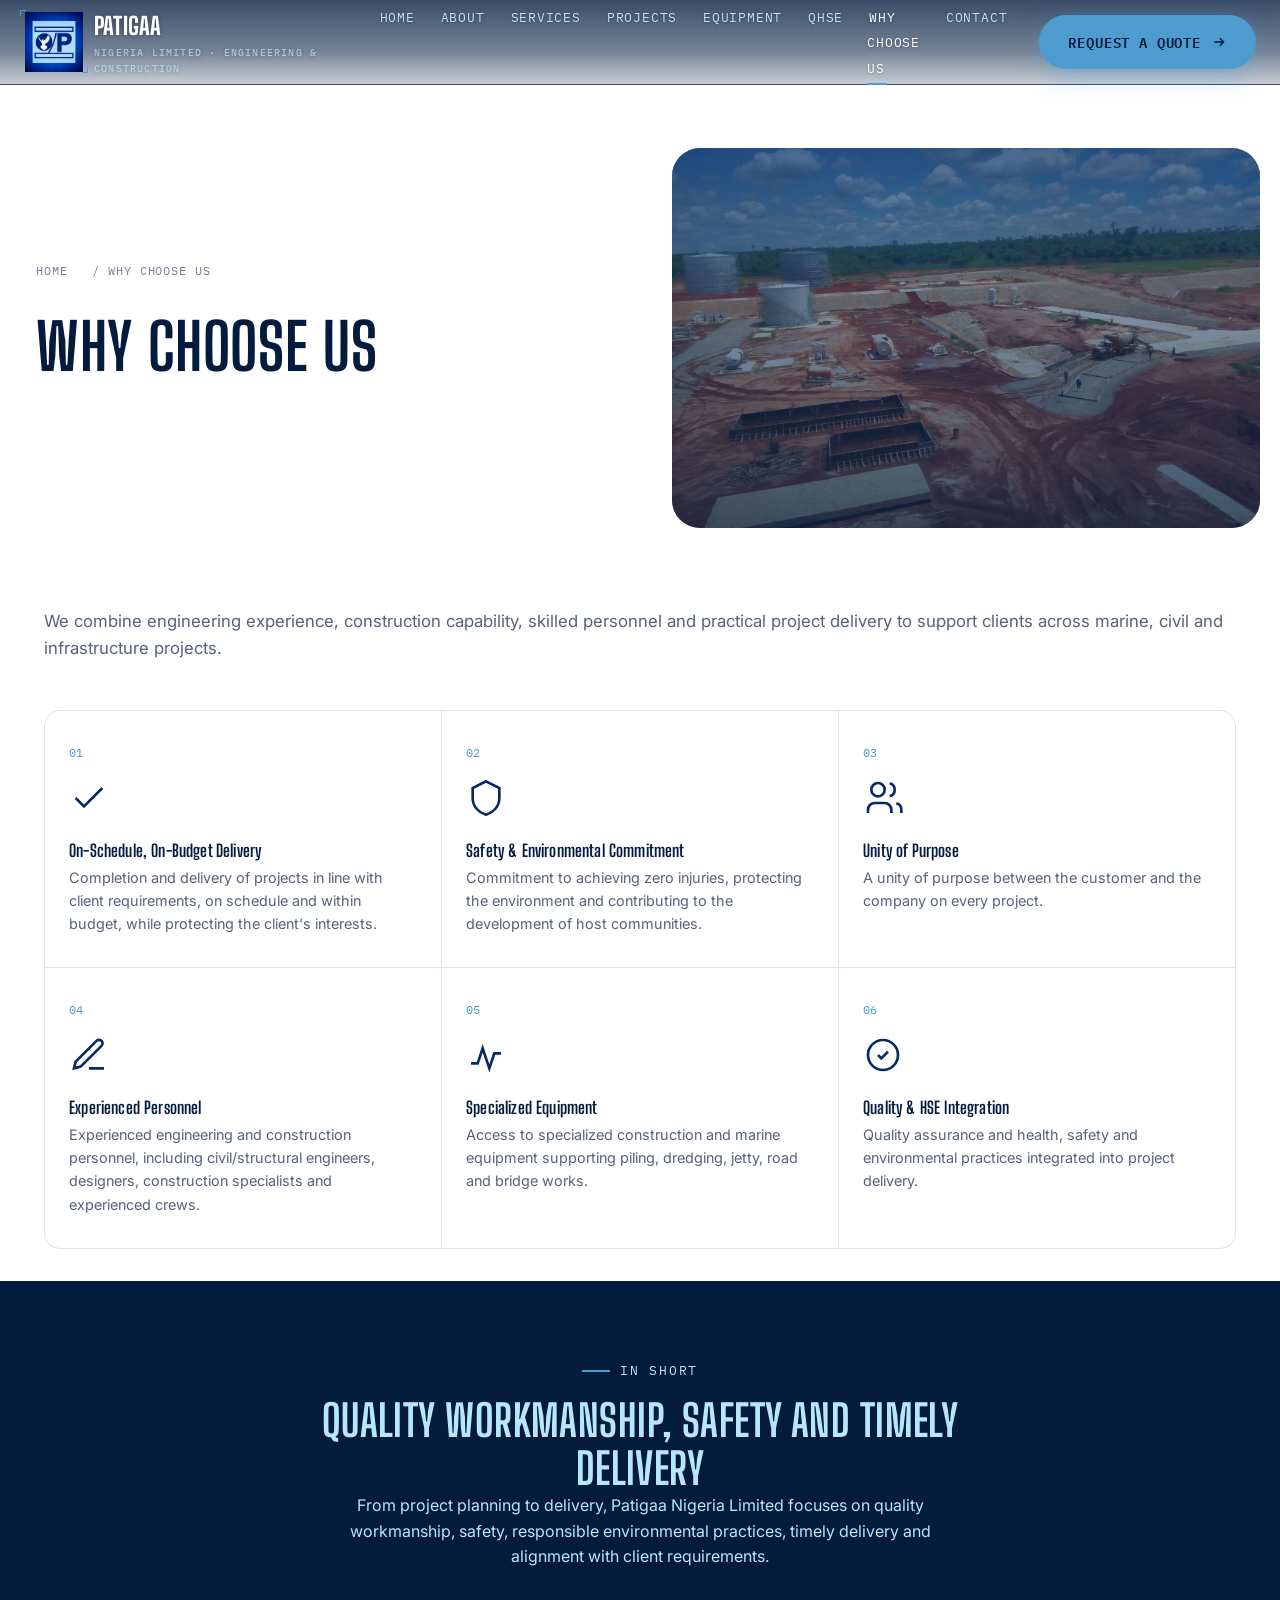
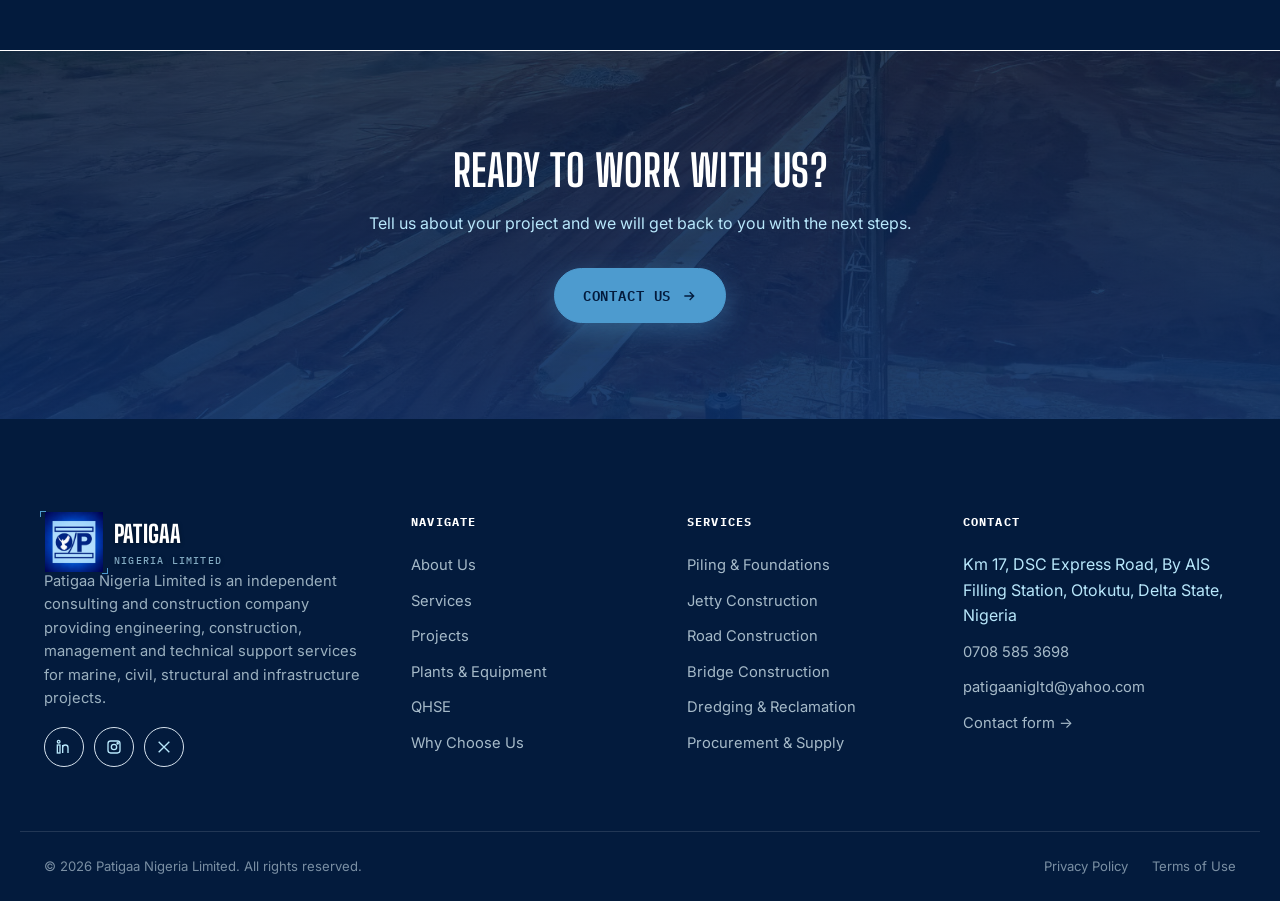
<file: why-choose-us.html>
<!DOCTYPE html>
<html lang="en">
<head>
<meta charset="UTF-8">
<meta name="viewport" content="width=device-width, initial-scale=1.0">
<title>Why Choose Us | Patigaa Nigeria Limited</title>
<meta name="description" content="Why clients choose Patigaa Nigeria Limited for engineering, construction, marine and infrastructure projects.">
<link rel="canonical" href="[CANONICAL URL PLACEHOLDER]/why-choose-us.html">
<meta property="og:type" content="website">
<meta property="og:title" content="Why Choose Us | Patigaa Nigeria Limited">
<meta property="og:description" content="Quality workmanship, safety and reliable project delivery from Patigaa Nigeria Limited.">
<meta property="og:url" content="[CANONICAL URL PLACEHOLDER]/why-choose-us.html">
<meta name="twitter:card" content="summary_large_image">
<link rel="stylesheet" href="css/style.css">
</head>
<body>
<a href="#main" class="skip-link">Skip to content</a>
<header class="site-header">
  <div class="container">
    <a href="index.html" class="logo" aria-label="Patigaa Nigeria Limited — Home">
      <span class="mark" aria-hidden="true"><img src="images/general/LOGO.jpg" alt="PNL" width="58" height="60"></span>
      <span>
        PATIGAA
        <small>Nigeria Limited &middot; Engineering &amp; Construction</small>
      </span>
    </a>

    <nav class="main-nav" aria-label="Primary">
      <ul class="nav-links">
        <li><a href="index.html">Home</a></li>
        <li><a href="about.html">About</a></li>
        <li><a href="services.html">Services</a></li>
        <li><a href="projects.html">Projects</a></li>
        <li><a href="equipment.html">Equipment</a></li>
        <li><a href="qhse.html">QHSE</a></li>
        <li><a href="why-choose-us.html">Why Choose Us</a></li>
        <li><a href="contact.html">Contact</a></li>
      </ul>
      <div class="nav-cta">
        <a href="contact.html" class="btn btn-primary">
          Request a Quote
          <svg viewBox="0 0 24 24" fill="none" stroke="currentColor" stroke-width="2"><path d="M5 12h14M13 6l6 6-6 6"/></svg>
        </a>
      </div>
    </nav>

    <button class="nav-toggle" aria-expanded="false" aria-controls="mobile-panel" aria-label="Toggle navigation menu">
      <span></span>
    </button>
  </div>

  <div class="mobile-panel" id="mobile-panel">
    <ul class="nav-links">
      <li><a href="index.html">Home</a></li>
      <li><a href="about.html">About</a></li>
      <li><a href="services.html">Services</a></li>
      <li><a href="projects.html">Projects</a></li>
      <li><a href="equipment.html">Equipment</a></li>
      <li><a href="qhse.html">QHSE</a></li>
      <li><a href="why-choose-us.html">Why Choose Us</a></li>
      <li><a href="contact.html">Contact</a></li>
    </ul>
    <a href="contact.html" class="btn btn-primary btn-block">Request a Quote</a>
  </div>
</header>

<main id="main">
<section class="container page-hero-flex">
  <div>
    <p class="breadcrumbs"><a href="index.html">Home</a> / Why Choose Us</p>
    <h1>Why Choose Us</h1>
  </div>
  <div class="page-hero-media">
    <img src="images/hero/hero-about.jpg" alt="[INSERT SITE IMAGE]" loading="eager">
  </div>
</section>

<section class="section">
  <div class="container">
    <p class="text-lead">We combine engineering experience, construction capability, skilled personnel and practical project delivery to support clients across marine, civil and infrastructure projects.</p>

    <div class="capability-grid capability-grid--3col mt-5">
      <div class="capability reveal">
        <span class="num">01</span>
        <svg class="icon" viewBox="0 0 24 24" fill="none" stroke="currentColor" stroke-width="1.6"><path d="M20 6L9 17l-5-5"/><path d="M3 3h6v6H3zM15 3h6v6h-6zM3 15h6v6H3zM15 15h6v6h-6z" opacity="0"/></svg>
        <h3>On-Schedule, On-Budget Delivery</h3>
        <p>Completion and delivery of projects in line with client requirements, on schedule and within budget, while protecting the client's interests.</p>
      </div>
      <div class="capability reveal">
        <span class="num">02</span>
        <svg class="icon" viewBox="0 0 24 24" fill="none" stroke="currentColor" stroke-width="1.6"><path d="M12 2l8 4v6c0 5-3.5 8.5-8 10-4.5-1.5-8-5-8-10V6l8-4z"/></svg>
        <h3>Safety &amp; Environmental Commitment</h3>
        <p>Commitment to achieving zero injuries, protecting the environment and contributing to the development of host communities.</p>
      </div>
      <div class="capability reveal">
        <span class="num">03</span>
        <svg class="icon" viewBox="0 0 24 24" fill="none" stroke="currentColor" stroke-width="1.6"><path d="M17 21v-2a4 4 0 0 0-4-4H7a4 4 0 0 0-4 4v2M9 11a4 4 0 1 0 0-8 4 4 0 0 0 0 8zM23 21v-2a4 4 0 0 0-3-3.87M16 3.13a4 4 0 0 1 0 7.75"/></svg>
        <h3>Unity of Purpose</h3>
        <p>A unity of purpose between the customer and the company on every project.</p>
      </div>
      <div class="capability reveal">
        <span class="num">04</span>
        <svg class="icon" viewBox="0 0 24 24" fill="none" stroke="currentColor" stroke-width="1.6"><path d="M12 20h9M16.5 3.5a2.1 2.1 0 1 1 3 3L7 19l-4 1 1-4 12.5-12.5z"/></svg>
        <h3>Experienced Personnel</h3>
        <p>Experienced engineering and construction personnel, including civil/structural engineers, designers, construction specialists and experienced crews.</p>
      </div>
      <div class="capability reveal">
        <span class="num">05</span>
        <svg class="icon" viewBox="0 0 24 24" fill="none" stroke="currentColor" stroke-width="1.6"><path d="M3 17h4l3-9 4 12 3-9h4"/></svg>
        <h3>Specialized Equipment</h3>
        <p>Access to specialized construction and marine equipment supporting piling, dredging, jetty, road and bridge works.</p>
      </div>
      <div class="capability reveal">
        <span class="num">06</span>
        <svg class="icon" viewBox="0 0 24 24" fill="none" stroke="currentColor" stroke-width="1.6"><path d="M9 12l2 2 4-4M12 3a9 9 0 1 0 0 18 9 9 0 0 0 0-18z"/></svg>
        <h3>Quality &amp; HSE Integration</h3>
        <p>Quality assurance and health, safety and environmental practices integrated into project delivery.</p>
      </div>
    </div>
  </div>
</section>

<section class="section section--navy text-center">
  <div class="containerQE">
    <p class="eyebrow justify-center">In Short</p>
    <h2 class="heading-narrow-center">Quality Workmanship, Safety and Timely Delivery</h2>
    <p class="text-narrow-center--sm text-on-navy">From project planning to delivery, Patigaa Nigeria Limited focuses on quality workmanship, safety, responsible environmental practices, timely delivery and alignment with client requirements.</p>
  </div>
</section>

<section class="cta-band">
  <div class="hero-media ph-img"><img src="images/general/cta-bg.jpg" alt="[INSERT SITE IMAGE]" loading="lazy"></div>
  <div class="container cta-band-inner">
    <h2>Ready to Work With Us?</h2>
    <p class="text-on-navy">Tell us about your project and we will get back to you with the next steps.</p>
    <div class="btn-row"><a href="contact.html" class="btn btn-primary">Contact Us <svg viewBox="0 0 24 24" fill="none" stroke="currentColor" stroke-width="2"><path d="M5 12h14M13 6l6 6-6 6"/></svg></a></div>
  </div>
</section>
</main>
<footer class="site-footer">
  <div class="container footer-top">
    <div class="footer-brand">
      <a href="index.html" class="logo" aria-label="Patigaa Nigeria Limited — Home">
        <span class="mark" aria-hidden="true"><img src="images/general/LOGO.jpg" alt="PNL"  width="58" height="60"></span>
        <span>PATIGAA<small>Nigeria Limited</small></span>
      </a>
      <p>Patigaa Nigeria Limited is an independent consulting and construction company providing engineering, construction, management and technical support services for marine, civil, structural and infrastructure projects.</p>
      <div class="social-row" aria-label="Social media">
        <a href="https://www.linkedin.com/in/patigaa-nigeria-limited-8aa658432/" aria-label="Patigaa Nigeria Limited on LinkedIn"><svg viewBox="0 0 24 24" fill="none" stroke="currentColor" stroke-width="2"><rect x="2" y="9" width="4" height="12"/><circle cx="4" cy="4" r="2"/><path d="M10 9v12M10 13a4 4 0 0 1 8 0v8"/></svg></a>
        <a href="https://www.instagram.com/patigaanl/" aria-label="Patigaa Nigeria Limited on Instagram"><svg viewBox="0 0 24 24" fill="none" stroke="currentColor" stroke-width="2"><rect x="3" y="3" width="18" height="18" rx="4"/><circle cx="12" cy="12" r="4"/><circle cx="17.5" cy="6.5" r="1"/></svg></a>
        <a href="https://x.com/PatigaaNL" aria-label="Patigaa Nigeria Limited on X"><svg viewBox="0 0 24 24" fill="none" stroke="currentColor" stroke-width="2"><path d="M4 4l16 16M20 4L4 20"/></svg></a>
      </div>
    </div>

    <div class="footer-col">
      <h4>Navigate</h4>
      <ul>
        <li><a href="about.html">About Us</a></li>
        <li><a href="services.html">Services</a></li>
        <li><a href="projects.html">Projects</a></li>
        <li><a href="equipment.html">Plants &amp; Equipment</a></li>
        <li><a href="qhse.html">QHSE</a></li>
        <li><a href="why-choose-us.html">Why Choose Us</a></li>
      </ul>
    </div>

    <div class="footer-col">
      <h4>Services</h4>
      <ul>
        <li><a href="services.html#piling">Piling &amp; Foundations</a></li>
        <li><a href="services.html#jetty">Jetty Construction</a></li>
        <li><a href="services.html#road">Road Construction</a></li>
        <li><a href="services.html#bridge">Bridge Construction</a></li>
        <li><a href="services.html#dredging">Dredging &amp; Reclamation</a></li>
        <li><a href="services.html#procurement">Procurement &amp; Supply</a></li>
      </ul>
    </div>

    <div class="footer-col">
      <h4>Contact</h4>
      <ul>
        <li>Km 17, DSC Express Road, By AIS Filling Station, Otokutu, Delta State, Nigeria</li>
        <li><a href="tel:07085853698">0708 585 3698</a></li>
        <li><a href="mailto:patigaanigltd@yahoo.com">patigaanigltd@yahoo.com</a></li>
        <li><a href="contact.html">Contact form &rarr;</a></li>
      </ul>
    </div>
  </div>

  <div class="container footer-bottom">
    <p>&copy; <span data-year>2026</span> Patigaa Nigeria Limited. All rights reserved.</p>
   <div class="footer-legal">
      <a href="privacy-policy.html">Privacy Policy</a>
      <a href="terms-of-use.html">Terms of Use</a>
    </div>
  </div>
</footer>

<button class="back-to-top" aria-label="Back to top">
  <svg viewBox="0 0 24 24" fill="none" stroke="currentColor" stroke-width="2"><path d="M12 19V5M5 12l7-7 7 7"/></svg>
</button>

<script src="js/script.js"></script>
<script>document.querySelector('[data-year]').textContent = new Date().getFullYear();</script>

</body>
</html>
</file>
<file: css/style.css>
/* =========================================================
   [COMPANY NAME] — Engineering & Construction
   Stylesheet
   Design system: blueprint / technical-drawing derived
   ========================================================= */

/* ---------- Fonts ---------- */
@import url('https://fonts.googleapis.com/css2?family=Big+Shoulders+Display:wght@600;700;800&family=Inter:wght@400;500;600;700&family=IBM+Plex+Mono:wght@400;500;600&display=swap');

/* ---------- Tokens ---------- */
:root{
  --navy: #062B63;
  --navy-dark: #031B3D;
  --blue-light: #b8e7fb;
  --blue-accent: #4D9BCF;
  --white: #FFFFFF;
  --bg-light: #F5F9FC;
  --text-dark: #172033;
  --text-muted: #55627A;
  --line: #D7E3EE;

  --font-display: 'Big Shoulders Display', sans-serif;
  --font-body: 'Inter', -apple-system, BlinkMacSystemFont, 'Segoe UI', sans-serif;
  --font-mono: 'IBM Plex Mono', 'Courier New', monospace;

  --space-1: 8px;
  --space-2: 16px;
  --space-3: 24px;
  --space-4: 32px;
  --space-5: 48px;
  --space-6: 64px;
  --space-7: 96px;
  --space-8: 128px;

  --container: 1240px;
  --radius-sm: 10px;
  --radius: 16px;
  --radius-lg: 28px;
  --radius-pill: 999px;
  --shadow-sm: 0 2px 8px rgba(3, 27, 61, 0.07), 0 1px 3px rgba(3, 27, 61, 0.06);
  --shadow-md: 0 12px 32px rgba(3, 27, 61, 0.14);
  --shadow-lg: 0 24px 60px rgba(3, 27, 61, 0.22);
  --transition: 220ms cubic-bezier(0.4, 0, 0.2, 1);
}

/* ---------- Reset ---------- */
*, *::before, *::after{ box-sizing: border-box; }
html{ scroll-behavior: smooth; }
@media (prefers-reduced-motion: reduce){
  html{ scroll-behavior: auto; }
  *, *::before, *::after{ animation-duration: 0.001ms !important; animation-iteration-count: 1 !important; transition-duration: 0.001ms !important; scroll-behavior: auto !important; }
}
body{
  margin: 0;
  font-family: var(--font-body);
  color: var(--text-dark);
  background: var(--white);
  line-height: 1.6;
  font-size: 16px;
  -webkit-font-smoothing: antialiased;
  overflow-x: hidden;
}
img{ max-width: 100%; display: block; }
a{ color: inherit; text-decoration: none; }
ul{ margin: 0; padding: 0; list-style: none; }
h1,h2,h3,h4{ font-family: var(--font-display); font-weight: 700; line-height: 1.1; margin: 0 0 var(--space-2); color: var(--navy-dark); text-transform: uppercase; letter-spacing: 0.01em; }
p{ margin: 0 0 var(--space-2); color: var(--text-muted); }
button{ font-family: inherit; cursor: pointer; }
input, textarea, select{ font-family: inherit; font-size: 1rem; }

/* Visible focus states */
a:focus-visible, button:focus-visible, input:focus-visible, textarea:focus-visible, select:focus-visible, [tabindex]:focus-visible{
  outline: 3px solid var(--blue-accent);
  outline-offset: 2px;
}

/* Skip link */
.skip-link{
  position: absolute; left: -999px; top: 0; z-index: 1000;
  background: var(--navy); color: var(--white); padding: 12px 20px;
  font-family: var(--font-mono); font-size: 14px;
}
.skip-link:focus{ left: 12px; top: 12px; }

.container{ max-width: var(--container); margin: 0 auto; padding: 0 clamp(20px, 6vw, 24px); }

.section{ padding: var(--space-4) 0; }
.section--tight{ padding: var(--space-6) 0; }
.section--navy{ background: var(--navy-dark); color: var(--blue-light); }
.section--light{ background: var(--bg-light); }

.containerQE{
  padding: var(--space-5);
}

.eyebrow{
  font-family: var(--font-mono);
  font-size: 13px;
  letter-spacing: 0.14em;
  text-transform: uppercase;
  color: var(--blue-accent);
  display: flex;
  align-items: center;
  gap: 10px;
  margin-bottom: var(--space-2);
}
.eyebrow::before{
  content: "";
  width: 28px; height: 2px;
  background: var(--blue-accent);
  display: inline-block;
}
.section--navy .eyebrow, .section--navy h2, .section--navy h3{ color: var(--blue-light); }

h1{ font-size: clamp(2.4rem, 5vw, 4.2rem); }
h2{ font-size: clamp(1.9rem, 3.4vw, 2.75rem); }
h3{ font-size: clamp(1.2rem, 2vw, 1.5rem); text-transform: none; }
.section-head{ max-width: 700px; margin-bottom: var(--space-5); }
.section-head p{ font-size: 1.05rem; }

/* ---------- Buttons ---------- */
.btn{
  display: inline-flex;
  align-items: center;
  gap: 10px;
  padding: 15px 28px;
  font-family: var(--font-mono);
  font-size: 14px;
  letter-spacing: 0.06em;
  text-transform: uppercase;
  border: 1px solid transparent;
  border-radius: var(--radius-pill);
  transition: all var(--transition);
  white-space: nowrap;
}
.btn:hover{ transform: translateY(-2px); }
.btn-primary{ box-shadow: 0 8px 24px rgba(77, 155, 207, 0.35); }
.btn-primary:hover{ box-shadow: 0 12px 30px rgba(77, 155, 207, 0.45); }
.btn svg{ width: 16px; height: 16px; flex-shrink: 0; transition: transform var(--transition); }
.btn:hover svg{ transform: translateX(3px); }
.btn-primary{ background: var(--blue-accent); color: var(--navy-dark); border-color: var(--blue-accent); font-weight: 600; }
.btn-primary:hover{ background: var(--blue-light); border-color: var(--blue-light); }
.btn-outline{ background: transparent; color: var(--white); border-color: rgba(255,255,255,0.4); }
.btn-outline:hover{ border-color: var(--white); background: rgba(255,255,255,0.08); }
.btn-outline-navy{ background: transparent; color: var(--navy); border-color: var(--navy); }
.btn-outline-navy:hover{ background: var(--navy); color: var(--white); }
.btn-block{ width: 100%; justify-content: center; }

/* ---------- Header / Nav ---------- */
.site-header{
  position: fixed; top: 0; left: 0; right: 0; z-index: 500;
  background: linear-gradient(180deg, rgba(3,27,61,0.78) 0%, rgba(3,27,61,0.55) 60%, rgba(3,27,61,0.22) 100%);
  backdrop-filter: none;
  border-bottom: 1px solid transparent;
  transition: background 360ms ease, backdrop-filter 360ms ease, box-shadow 360ms ease, border-color 360ms ease;
}
.site-header.is-scrolled{
  background: rgba(3, 27, 61, 0.94);
  backdrop-filter: blur(12px);
  -webkit-backdrop-filter: blur(12px);
  border-bottom-color: rgba(255,255,255,0.08);
  box-shadow: 0 8px 28px rgba(3, 27, 61, 0.2);
}
.site-header .container{
  display: flex; align-items: center; justify-content: space-between;
  height: 84px;
  max-width: 1400px;
}
.logo{
  font-family: var(--font-display);
  font-weight: 800;
  font-size: 1.5rem;
  color: var(--white);
  letter-spacing: 0.01em;
  display: flex;
  align-items: center;
  gap: 10px;
  text-shadow: 0 1px 4px rgba(0,0,0,0.35);
}
.logo .mark{
  width: 60px; height: 55px;
  border: 1px var(--blue-accent);
  border-radius: 10px;
  display: flex; align-items: center; justify-content: center;
  font-family: var(--font-mono); font-size: 13px; color: var(--blue-accent);
  position: relative;
  flex-shrink: 0;
}
.logo .mark::before, .logo .mark::after{ content:""; position:absolute; width:6px; height:6px; border: 1px solid var(--blue-accent); }
.logo .mark::before{ top:-4px; left:-4px; border-right:0; border-bottom:0; }
.logo .mark::after{ bottom:-4px; right:-4px; border-left:0; border-top:0; }
.logo small{ display:block; font-family: var(--font-mono); font-size: 10px; letter-spacing: 0.12em; color: var(--blue-light); opacity: 0.7; text-transform: uppercase; font-weight: 500; }

.main-nav{ display: flex; align-items: center; gap: var(--space-4); }
.nav-links{ display: flex; gap: var(--space-3); }
.nav-links a{
  font-family: var(--font-mono);
  font-size: 13px;
  letter-spacing: 0.06em;
  text-transform: uppercase;
  color: var(--blue-light);
  padding: 8px 2px;
  position: relative;
  transition: color var(--transition);
  text-shadow: 0 1px 3px rgba(0,0,0,0.3);
}
.nav-links a::after{
  content: ""; position: absolute; left: 0; bottom: 0; height: 2px; width: 0;
  background: var(--blue-accent); transition: width var(--transition);
}
.nav-links a:hover, .nav-links a[aria-current="page"]{ color: var(--white); }
.nav-links a:hover::after, .nav-links a[aria-current="page"]::after{ width: 100%; }

.nav-cta{ display: flex; align-items: center; gap: var(--space-3); }

.nav-toggle{
  display: none;
  width: 44px; height: 44px;
  background: transparent; border: 1px solid rgba(255,255,255,0.3);
  border-radius: var(--radius-sm);
  align-items: center; justify-content: center;
  position: relative;
}
.nav-toggle span, .nav-toggle span::before, .nav-toggle span::after{
  content: ""; display: block; width: 20px; height: 2px; background: var(--white);
  position: relative; transition: all var(--transition);
}
.nav-toggle span::before{ position: absolute; top: -7px; }
.nav-toggle span::after{ position: absolute; top: 7px; }
.nav-toggle[aria-expanded="true"] span{ background: transparent; }
.nav-toggle[aria-expanded="true"] span::before{ transform: rotate(45deg); top: 0; }
.nav-toggle[aria-expanded="true"] span::after{ transform: rotate(-45deg); top: 0; }

/* ---------- Hero ---------- */
.hero{
  position: relative;
  min-height: 92vh;
  display: flex;
  align-items: flex-end;
  color: var(--white);
  overflow: hidden;
}
.hero-media{ position: absolute; inset: 0; z-index: 0; }
.hero-media.ph-img{ position: absolute; border-radius: 0; }
.hero-media img{ width: 100%; height: 100%; object-fit: cover; }
.hero-media::after{
  content: "";
  position: absolute; inset: 0;
  background:
    linear-gradient(180deg, rgba(3,27,61,0.55) 0%, rgba(3,27,61,0.55) 40%, rgba(3,27,61,0.94) 100%),
    linear-gradient(0deg, rgba(15,66,138,0.28), rgba(15,66,138,0.28));
}
.hero-content{ position: relative; z-index: 1; padding-bottom: var(--space-7); width: 100%; }
.hero-content .eyebrow{ color: var(--blue-light); }
.hero-content .eyebrow::before{ background: var(--blue-light); }
.hero h1{ color: var(--white); max-width: 900px; }
.hero-sub{ max-width: 620px; font-size: 1.15rem; color: var(--blue-light); margin-bottom: var(--space-4); }
.hero-actions{ display: flex; gap: var(--space-3); flex-wrap: wrap; }

/* ---------- Page hero (inner pages) ---------- */
/* Full-bleed image banner flush with the very top of the page — the
   transparent header floats directly over it, then rounded bottom
   corners hand off cleanly into the white content below. */
.page-hero-wrap{ padding-top: 0; }
.page-hero-wrap > .page-hero-media{
  position: relative;
  left: 50%;
  margin-left: -50vw;
  width: 100vw;
  height: 460px;
  border-radius: 0 0 var(--radius-lg) var(--radius-lg);
}
.page-hero-media{
  position: relative;
  width: 100%;
  height: 340px;
  border-radius: var(--radius-lg);
  overflow: hidden;
  background: var(--navy);
}
.page-hero-media img{
  width: 100%; height: 100%; object-fit: cover; display: block;
  transition: transform 900ms cubic-bezier(0.25, 0.46, 0.45, 0.94);
}
.page-hero-media:hover img{ transform: scale(1.05); }
.page-hero-media::after{
  content: "";
  position: absolute; inset: 0;
  background:
    linear-gradient(180deg, rgba(6,43,99,0.55) 0%, rgba(3,27,61,0.2) 35%, rgba(3,27,61,0.65) 100%),
    linear-gradient(0deg, rgba(6,43,99,0.35), rgba(6,43,99,0.35));
}
.page-hero-text{
  position: relative; z-index: 2;
  padding: var(--space-5) 0 var(--space-4);
}
.page-hero-text .breadcrumbs{ margin-bottom: var(--space-2); color: var(--text-muted); }
.page-hero-text .breadcrumbs a{ color: var(--text-muted); }
.page-hero-text .breadcrumbs a:hover{ color: var(--navy); }
.page-hero-text h1{ color: var(--navy-dark); margin: 0; }

/* Flex variant: heading/intro beside the image instead of image behind text.
   No decorative full-bleed photo sits above this section, so the important
   heading text needs full clearance below the fixed header. */
.page-hero-flex{
  display: grid;
  grid-template-columns: 1fr 1fr;
  gap: var(--space-6);
  align-items: center;
  padding: calc(84px + var(--space-6)) 0 var(--space-5);
}
.page-hero-flex .page-hero-media{ height: 380px; margin: 0; }
.page-hero-flex .breadcrumbs{ color: var(--text-muted); }
.page-hero-flex .breadcrumbs a{ color: var(--text-muted); }
.page-hero-flex .breadcrumbs a:hover{ color: var(--navy); }
.page-hero-flex h1{ color: var(--navy-dark); padding: var( --space-2); }

.breadcrumbs{ font-family: var(--font-mono); font-size: 12px; letter-spacing: 0.08em; text-transform: uppercase; color: var(--blue-light); opacity: 0.8; margin-bottom: var(--space-2); }
.breadcrumbs a{ color: var(--blue-light); padding: var( --space-2); }
.breadcrumbs a:hover{ color: var(--white); text-decoration: underline; }

/* ---------- Homepage hero carousel ---------- */
.hero-carousel{
  position: relative;
  min-height: 88vh;
  overflow: hidden;
  color: var(--white);
}
.hero-slides{ position: absolute; inset: 0; }
.hero-slide{
  position: absolute; inset: 0;
  opacity: 0;
  visibility: hidden;
  transition: opacity 1100ms ease, visibility 0s linear 1100ms;
}
.hero-slide.is-active{
  opacity: 1;
  visibility: visible;
  z-index: 1;
  transition: opacity 1100ms ease;
}
.hero-slide-media{ position: absolute; inset: 0; overflow: hidden; }
.hero-slide-media img{
  width: 100%; height: 100%; object-fit: cover;
  transform: scale(1);
  animation: heroZoom 9s ease-in-out infinite alternate;
}
.hero-slide.is-active .hero-slide-media img{ animation-play-state: running; }
.hero-slide-media::after{
  content: "";
  position: absolute; inset: 0;
  background:
    linear-gradient(180deg, rgba(3,27,61,0.5) 0%, rgba(3,27,61,0.35) 45%, rgba(3,27,61,0.92) 100%),
    linear-gradient(0deg, rgba(15,66,138,0.26), rgba(15,66,138,0.26));
}
@keyframes heroZoom{
  from{ transform: scale(1); }
  to{ transform: scale(1.13); }
}

.hero-carousel-content{
  position: relative; z-index: 2;
  display: flex; flex-direction: column; justify-content: flex-end;
  min-height: 88vh;
  padding-bottom: var(--space-6);
}
.hero-fixed-content{
  position: absolute; left: 0; right: 0; bottom: var(--space-6); z-index: 3;
}
.hero-fixed-content .eyebrow{ color: var(--blue-light); }
.hero-fixed-content .eyebrow::before{ background: var(--blue-light); }

.hero-captions{ position: relative; min-height: 190px; }
.hero-caption{
  position: absolute; inset: 0;
  opacity: 0;
  transform: translateY(10px);
  transition: opacity 500ms ease, transform 500ms ease;
  pointer-events: none;
}
.hero-caption.is-active{ opacity: 1; transform: translateY(0); pointer-events: auto; }
.hero-slide-num{ font-family: var(--font-mono); font-size: 13px; letter-spacing: 0.14em; color: var(--blue-accent); margin-bottom: var(--space-2); display: block; }
.hero-caption .hero-caption-title{ color: var(--white); font-size: clamp(2.1rem, 4.6vw, 3.6rem); max-width: 1000px; margin-bottom: 12px; font-family: var(--font-display); text-transform: uppercase; line-height: 1.1; font-weight: 700; }
.hero-caption p{ color: var(--blue-light); max-width: 560px; font-size: 1.08rem; margin: 0; }

.hero-actions{ display: flex; gap: var(--space-3); flex-wrap: wrap; margin-top: var(--space-4); }

.hero-carousel-controls{
  position: absolute; right: var(--space-3); bottom: calc(var(--space-5) + 40px); z-index: 4;
  display: flex; align-items: center; gap: var(--space-3);
}
.hero-dots{ display: flex; gap: 10px; }
.hero-dots .dot{
  width: 10px; height: 10px; border-radius: 50%;
  background: rgba(255,255,255,0.35);
  border: none; padding: 0; cursor: pointer;
  transition: all var(--transition);
}
.hero-dots .dot.is-active{ background: var(--blue-accent); width: 28px; border-radius: var(--radius-pill); }
.hero-arrows{ display: flex; gap: 8px; }
.hero-arrow{
  width: 40px; height: 40px; border-radius: 50%;
  background: rgba(255,255,255,0.1); border: 1px solid rgba(255,255,255,0.3); color: var(--white);
  display: flex; align-items: center; justify-content: center;
  font-size: 18px; cursor: pointer;
  transition: all var(--transition);
}
.hero-arrow:hover{ background: rgba(255,255,255,0.2); }
.hero-arrow svg{ width: 18px; height: 18px; }

/* ---------- Stats band ---------- */
.stats-band{ position: relative; z-index: 5; margin-top: -56px; padding-bottom: var(--space-6); }
.stats-card{
  background: var(--white);
  border-radius: var(--radius-lg);
  box-shadow: var(--shadow-lg);
  display: grid;
  grid-template-columns: repeat(3, 1fr);
  overflow: hidden;
}
.stats-cell{
  padding: var(--space-5) var(--space-4);
  text-align: center;
  border-left: 1px solid var(--line);
}
.stats-cell:first-child{ border-left: none; }
.stats-cell .stat-value{
  font-family: var(--font-display);
  font-size: clamp(2.2rem, 4vw, 3rem);
  color: var(--navy-dark);
  line-height: 1;
  margin-bottom: 8px;
  display: block;
}
.stats-cell .stat-value .accent{ color: var(--blue-accent); }
.stats-cell .stat-label{
  font-family: var(--font-mono); font-size: 12.5px; letter-spacing: 0.08em; text-transform: uppercase;
  color: var(--text-muted);
}

/* ---------- Placeholder image containers ---------- */
.ph-img{ position: relative; overflow: hidden; background: var(--navy); border-radius: var(--radius); }
.ph-img img{ width: 100%; height: 100%; object-fit: cover; display: block; transition: transform 600ms cubic-bezier(0.25, 0.46, 0.45, 0.94); }
.card:hover .ph-img img,
.qhse-card:hover .ph-img img,
a:hover .ph-img img,
.ph-img.zoom-on-hover:hover img{ transform: scale(1.08); }
.ratio-16-9{ aspect-ratio: 16/9; }
.ratio-4-3{ aspect-ratio: 4/3; }
.ratio-3-4{ aspect-ratio: 3/4; }
.ratio-1-1{ aspect-ratio: 1/1; }

/* ---------- Cards ---------- */
.card-grid{ display: grid; grid-template-columns: repeat(3, 1fr); gap: var(--space-4); }
.card{
  background: var(--white);
  border: 1px solid var(--line);
  border-radius: var(--radius);
  overflow: hidden;
  transition: box-shadow var(--transition), border-color var(--transition), transform var(--transition);
}
.card:hover{ box-shadow: var(--shadow-md); border-color: var(--blue-accent); transform: translateY(-5px); }
.card .ph-img{ border-radius: 0; }
.card-body{ padding: var(--space-3); }
.card-index{ font-family: var(--font-mono); font-size: 12px; color: var(--blue-accent); letter-spacing: 0.08em; margin-bottom: var(--space-1); }
.card h3{ margin-bottom: 10px; }
.card p{ font-size: 0.95rem; margin-bottom: var(--space-2); }
.card-link{ font-family: var(--font-mono); font-size: 13px; letter-spacing: 0.05em; text-transform: uppercase; color: var(--navy); display: inline-flex; align-items: center; gap: 8px; border-bottom: 1px solid var(--navy); padding-bottom: 2px; }
.card-link svg{ width: 14px; height: 14px; transition: transform var(--transition); }
.card-link:hover svg{ transform: translateX(3px); }

/* Capability tiles */
.capability-grid{ display: grid; grid-template-columns: repeat(4, 1fr); gap: 1px; background: var(--line); border: 1px solid var(--line); border-radius: var(--radius); overflow: hidden; }
.capability-grid--3col{ grid-template-columns: repeat(3, 1fr); }
.capability{ background: var(--white); padding: var(--space-4) var(--space-3); position: relative; }
.capability .num{ font-family: var(--font-mono); font-size: 12px; color: var(--blue-accent); display: block; margin-bottom: var(--space-2); }
.capability .icon{ width: 40px; height: 40px; color: var(--navy); margin-bottom: var(--space-2); }
.capability h3{ font-size: 1.05rem; margin-bottom: 6px; }
.capability p{ font-size: 0.9rem; margin: 0; }

/* Stat strip */
.stat-strip{ display: grid; grid-template-columns: repeat(4, 1fr); border-top: 1px solid rgba(255,255,255,0.15); border-bottom: 1px solid rgba(255,255,255,0.15); }
.stat{ padding: var(--space-4) var(--space-3); border-left: 1px solid rgba(255,255,255,0.15); }
.stat:first-child{ border-left: none; }
.stat .value{ font-family: var(--font-display); font-size: 2.4rem; color: var(--white); display: block; line-height: 1; margin-bottom: 6px; }
.stat .label{ font-family: var(--font-mono); font-size: 12px; letter-spacing: 0.06em; text-transform: uppercase; color: var(--blue-light); opacity: 0.85; }

/* Blueprint corner-frame utility (signature element) */
.blueprint-frame{ position: relative; }
.blueprint-frame::before, .blueprint-frame::after{
  content: ""; position: absolute; width: 22px; height: 22px; pointer-events: none; z-index: 2;
  border: 2px solid var(--blue-accent);
}
.blueprint-frame::before{ top: 10px; left: 10px; border-right: 0; border-bottom: 0; border-top-left-radius: 6px; }
.blueprint-frame::after{ bottom: 10px; right: 10px; border-left: 0; border-top: 0; border-bottom-right-radius: 6px; }

/* Two-column layout */
.split{ display: grid; grid-template-columns: 1fr 1fr; gap: var(--space-6); align-items: center; }
.split--reverse{ direction: rtl; }
.split--reverse > *{ direction: ltr; }

/* Timeline */
.timeline{ position: relative; padding-left: var(--space-5); border-left: 2px solid var(--line); }
.timeline-item{ position: relative; padding-bottom: var(--space-5); }
.timeline-item:last-child{ padding-bottom: 0; }
.timeline-item::before{ content: ""; position: absolute; left: calc(-1 * var(--space-5) - 6px); top: 4px; width: 12px; height: 12px; background: var(--blue-accent); border: 2px solid var(--white); box-shadow: 0 0 0 2px var(--blue-accent); border-radius: 50%; }
.timeline-item .year{ font-family: var(--font-mono); font-size: 13px; color: var(--blue-accent); letter-spacing: 0.06em; margin-bottom: 4px; display: block; }

/* ---------- Filters ---------- */
.filter-bar1{ display: flex; flex-wrap: wrap; gap: 10px;  }
.filter-bar{ display: flex; flex-wrap: wrap; gap: 10px; margin-bottom: var(--space-5); }
.filter-btn{
  font-family: var(--font-mono); font-size: 13px; letter-spacing: 0.05em; text-transform: uppercase;
  padding: 10px 20px; border: 1px solid var(--line); background: var(--white); color: var(--text-muted);
  border-radius: var(--radius-pill);
  transition: all var(--transition);
}
.filter-btn:hover{ border-color: var(--blue-accent); color: var(--navy); }
.filter-btn.is-active{ background: var(--navy); border-color: var(--navy); color: var(--white); }

.tag{ display: inline-block; font-family: var(--font-mono); font-size: 11px; letter-spacing: 0.06em; text-transform: uppercase; padding: 5px 12px; background: var(--blue-light); color: var(--navy); border-radius: var(--radius-pill); }
.tag--status-completed{ background: #E3F3E7; color: #1E6B3A; }
.tag--status-ongoing{ background: #FDF1DC; color: #915D0B; }
.project-meta{ display: flex; align-items: center; gap: 10px; flex-wrap: wrap; margin-bottom: 8px; }
.project-location{ font-family: var(--font-mono); font-size: 12px; color: var(--text-muted); display: flex; align-items: center; gap: 6px; }
.project-card[data-category], .equip-row[data-category]{ transition: opacity var(--transition), transform var(--transition); }
.is-hidden{ display: none !important; }

/* ---------- Equipment table ---------- */
.equip-controls{ display: flex; gap: var(--space-3); flex-wrap: wrap; align-items: center; justify-content: space-between; margin-bottom: var(--space-4); padding-top: var(--space-2);}
.search-field{ position: relative; flex: 1; min-width: 240px; max-width: 380px; }
.search-field input{ width: 100%; padding: 12px 14px 12px 40px; border: 1px solid var(--line); background: var(--white); font-size: 14px; border-radius: var(--radius-pill); }
.search-field svg{ position: absolute; left: 12px; top: 50%; transform: translateY(-50%); width: 16px; height: 16px; color: var(--text-muted); }

.equip-table{ width: 100%; border-collapse: separate; border-spacing: 0; }
.equip-table caption{ text-align: left; font-family: var(--font-mono); font-size: 12px; color: var(--text-muted); margin-bottom: var(--space-2); }
.equip-table th{ text-align: left; font-family: var(--font-mono); font-size: 12px; letter-spacing: 0.06em; text-transform: uppercase; color: var(--navy); padding: 14px 16px; background: var(--blue-light); border-bottom: 2px solid var(--navy); }
.equip-table th:first-child{ border-top-left-radius: var(--radius); }
.equip-table th:last-child{ border-top-right-radius: var(--radius); }
.equip-table td{ padding: 16px; border-bottom: 1px solid var(--line); font-size: 0.95rem; }
.equip-table tbody tr:hover{ background: var(--bg-light); }
.equip-empty{ text-align: center; padding: var(--space-6); color: var(--text-muted); font-family: var(--font-mono); font-size: 14px; }

/* Equipment card grid (mobile alt view handled by responsive table) */
.equip-cat{ font-family: var(--font-mono); font-size: 11px; color: var(--blue-accent); }

/* ---------- QHSE ---------- */
.qhse-grid{ display: grid; grid-template-columns: repeat(3, 1fr); gap: var(--space-4); }
.qhse-card{ background: var(--white); border: 1px solid var(--line); border-radius: var(--radius); overflow: hidden; }
.qhse-card .ph-img{ margin-bottom: 0; border-radius: 0; }
.qhse-card .card-body{ padding: var(--space-4); }
.principle-list li{ display: flex; gap: 12px; padding: 14px 0; border-bottom: 1px solid var(--line); }
.principle-list li:last-child{ border-bottom: none; }
.principle-list svg{ width: 20px; height: 20px; color: var(--blue-accent); flex-shrink: 0; margin-top: 2px; }

/* ---------- Accordion (FAQ style, used for QHSE / policies) ---------- */
.accordion-item{ border-bottom: 1px solid var(--line); }
.accordion-trigger{
  width: 100%; text-align: left; background: none; border: none; padding: 20px 4px;
  display: flex; justify-content: space-between; align-items: center; gap: var(--space-3);
  font-family: var(--font-display); font-size: 1.1rem; text-transform: uppercase; color: var(--navy-dark);
}
.accordion-trigger .plus{ width: 18px; height: 18px; position: relative; flex-shrink: 0; }
.accordion-trigger .plus::before, .accordion-trigger .plus::after{ content: ""; position: absolute; background: var(--navy); transition: transform var(--transition); }
.accordion-trigger .plus::before{ top: 50%; left: 0; width: 100%; height: 2px; transform: translateY(-50%); }
.accordion-trigger .plus::after{ left: 50%; top: 0; height: 100%; width: 2px; transform: translateX(-50%); }
.accordion-trigger[aria-expanded="true"] .plus::after{ transform: translateX(-50%) rotate(90deg); opacity: 0; }
.accordion-panel{ overflow: hidden; max-height: 0; transition: max-height var(--transition); }
.accordion-panel-inner{ padding: 0 4px var(--space-3); }
.accordion-panel-inner p{ margin: 0; }

/* ---------- Forms ---------- */
.form-grid{ display: grid; grid-template-columns: 1fr 1fr; gap: var(--space-3); }
.form-group{ display: flex; flex-direction: column; gap: 6px; }
.form-group.full{ grid-column: 1 / -1; }
.form-group label{ font-family: var(--font-mono); font-size: 12px; letter-spacing: 0.06em; text-transform: uppercase; color: var(--navy-dark); }
.form-group label .req{ color: var(--blue-accent); }
.form-group input, .form-group textarea, .form-group select{
  padding: 13px 16px; border: 1px solid var(--line); background: var(--white); color: var(--text-dark);
  border-radius: var(--radius-sm);
  transition: border-color var(--transition);
}
.form-group input:focus, .form-group textarea:focus, .form-group select:focus{ border-color: var(--blue-accent); }
.form-group textarea{ resize: vertical; min-height: 140px; }
.field-error{ font-size: 12.5px; color: #B3261E; min-height: 16px; }
.form-group.has-error input, .form-group.has-error textarea{ border-color: #B3261E; }
.form-note{ font-size: 0.85rem; color: var(--text-muted); margin-top: var(--space-2); }
.form-status{ padding: 14px 18px; font-family: var(--font-mono); font-size: 13.5px; margin-bottom: var(--space-3); border-radius: var(--radius-sm); display: none; }
.form-status.is-success{ display: block; background: #E3F3E7; color: #1E6B3A; }
.form-status.is-error{ display: block; background: #FBE9E7; color: #B3261E; }

/* ---------- Contact info blocks ---------- */
.contact-info-list{ display: flex; flex-direction: column; gap: var(--space-4); }
.contact-info-item{ display: flex; gap: var(--space-3); }
.contact-info-item .icon{ width: 44px; height: 44px; border-radius: 50%; background: var(--blue-light); display: flex; align-items: center; justify-content: center; flex-shrink: 0; color: var(--navy); }
.contact-info-item .icon svg{ width: 20px; height: 20px; }
.contact-info-item h3{ margin-bottom: 4px; font-size: 1rem; }
.contact-info-item p{ margin: 0; }
.social-row{ display: flex; gap: 10px; margin-top: var(--space-2); }
.social-row a{ width: 40px; height: 40px; border-radius: 50%; border: 1px solid var(--line); display: flex; align-items: center; justify-content: center; transition: all var(--transition); }
.social-row a:hover{ background: var(--navy); border-color: var(--navy); color: var(--white); }
.social-row svg{ width: 16px; height: 16px; }

/* ---------- CTA band ---------- */
.cta-band{ position: relative; color: var(--white); text-align: center; overflow: hidden; }
.cta-band .hero-media::after{ background: linear-gradient(180deg, rgba(3,27,61,0.85), rgba(6,43,99,0.9)); }
.cta-band-inner{ position: relative; z-index: 1; padding-top: var(--space-7); padding-bottom: var(--space-7); max-width: 700px; margin: 0 auto; }
/* When a dark CTA band immediately follows another dark section, add a
   visible seam so the two read as distinct, intentional sections rather
   than one indistinct navy block. */
.section--navy + .cta-band{ border-top: 1px solid rgba(255,255,255,0.12); }
.cta-band h2{ color: var(--white); }
.cta-band .btn-row{ display: flex; justify-content: center; gap: var(--space-3); flex-wrap: wrap; margin-top: var(--space-4); }

/* ---------- Footer ---------- */
.site-footer{ background: var(--navy-dark); color: var(--blue-light); }
.footer-top{ padding-top: var(--space-7); padding-bottom: var(--space-6); display: grid; grid-template-columns: 1.4fr 1fr 1fr 1.2fr; gap: var(--space-5); }
.footer-brand p{ color: rgba(220,239,247,0.7); font-size: 0.92rem; max-width: 320px; }
.footer-col h4{ font-family: var(--font-mono); font-size: 12px; letter-spacing: 0.1em; text-transform: uppercase; color: var(--white); margin-bottom: var(--space-3); }
.footer-col ul{ display: flex; flex-direction: column; gap: 10px; }
.footer-col a{ color: rgba(220,239,247,0.75); font-size: 0.92rem; transition: color var(--transition); }
.footer-col a:hover{ color: var(--white); }
.footer-bottom{ border-top: 1px solid rgba(255,255,255,0.12); padding-top: var(--space-3); padding-bottom: var(--space-3); display: flex; justify-content: space-between; align-items: center; flex-wrap: wrap; gap: 10px; }
.footer-bottom p{ margin: 0; font-size: 0.82rem; color: rgba(220,239,247,0.55); }
.footer-legal{ display: flex; gap: var(--space-3); }
.footer-legal a{ font-size: 0.82rem; color: rgba(220,239,247,0.55); }
.footer-legal a:hover{ color: var(--white); }


/* ---------- Back to top ---------- */
.back-to-top{
  position: fixed; right: var(--space-3); bottom: var(--space-3); z-index: 400;
  width: 48px; height: 48px; background: var(--navy); color: var(--white); border: none;
  border-radius: 50%;
  box-shadow: var(--shadow-md);
  display: flex; align-items: center; justify-content: center;
  opacity: 0; visibility: hidden; transform: translateY(10px);
  transition: all var(--transition);
}
.back-to-top.is-visible{ opacity: 1; visibility: visible; transform: translateY(0); }
.back-to-top svg{ width: 18px; height: 18px; }

/* ---------- Scroll reveal ---------- */
.reveal{ opacity: 0; transform: translateY(24px); transition: opacity 600ms ease, transform 600ms ease; }
.reveal.is-visible{ opacity: 1; transform: translateY(0); }

/* ---------- Trusted-by marquee ---------- */
.marquee-section{ background: var(--bg-light); padding: var(--space-5) 0; overflow: hidden; border-top: 1px solid var(--line); border-bottom: 1px solid var(--line); }
.marquee-heading{ text-align: center; font-family: var(--font-mono); font-size: 12.5px; letter-spacing: 0.14em; text-transform: uppercase; color: var(--text-muted); margin-bottom: var(--space-4); }
.marquee{ position: relative; width: 100%; overflow: hidden; -webkit-mask-image: linear-gradient(90deg, transparent, #000 8%, #000 92%, transparent); mask-image: linear-gradient(90deg, transparent, #000 8%, #000 92%, transparent); }
.marquee-track{ display: flex; width: max-content; gap: var(--space-4); animation: marqueeScroll 42s linear infinite; }
.marquee:hover .marquee-track{ animation-play-state: paused; }
.marquee-item{
  display: flex; align-items: center; gap: 10px;
  white-space: nowrap;
  background: var(--white);
  border: 1px solid var(--line);
  border-radius: var(--radius-pill);
  padding: 12px 22px;
  font-family: var(--font-mono);
  font-size: 13px;
  letter-spacing: 0.02em;
  color: var(--navy-dark);
}
.marquee-item .dot-sep{ width: 5px; height: 5px; border-radius: 50%; background: var(--blue-accent); flex-shrink: 0; }
@keyframes marqueeScroll{
  from{ transform: translateX(0); }
  to{ transform: translateX(-50%); }
}
@media (prefers-reduced-motion: reduce){
  .marquee-track{ animation: none; }
}
.text-center{ text-align: center; }
.mt-0{ margin-top: 0; }
.flex-between{ display: flex; align-items: center; justify-content: space-between; gap: var(--space-3); flex-wrap: wrap; }
.visually-hidden{
  position: absolute; width: 1px; height: 1px; padding: 0; margin: -1px;
  overflow: hidden; clip: rect(0,0,0,0); white-space: nowrap; border: 0;
}

/* Small set of reusable utilities to replace one-off inline styles that
   appeared across pages (section intros, centered text blocks, spacing). */
.mt-3{ margin-top: var(--space-3); }
.mt-4{ margin-top: var(--space-4); }
.mt-5{ margin-top: var(--space-5); }
.mb-4{ margin-bottom: var(--space-4); }
.text-lead{ max-width: 1200px; font-size: 1.05rem; }
.text-narrow{ max-width: 760px; }
.text-narrow-center{ max-width: 700px; margin: 0 auto; }
.heading-narrow-center{ max-width: 760px; margin: 0 auto; }
.text-narrow-center--sm{ max-width: 620px; margin: 0 auto; }
.text-on-navy{ color: var(--blue-light); }
.justify-center{ justify-content: center; }
.icon-sm{ width: 14px; height: 14px; }
.table-scroll{ overflow-x: auto; }
.align-start{ align-items: flex-start; }
.cta-link-on-navy{ color: var(--white); border-color: var(--white); }
.small-note{ text-align: center; font-size: 0.82rem; color: var(--text-muted); margin: var(--space-3) 0 0; }

/* ---------- Legal content (Privacy Policy / Terms of Use) ---------- */
.simple-page-hero{ padding: calc(84px + var(--space-6)) 0 var(--space-4); max-width: 780px; }
.simple-page-hero .breadcrumbs{ color: var(--text-muted); }
.simple-page-hero .breadcrumbs a{ color: var(--text-muted); }
.simple-page-hero .breadcrumbs a:hover{ color: var(--navy); }
.legal-meta{ font-family: var(--font-mono); font-size: 12.5px; color: var(--text-muted); letter-spacing: 0.04em; margin-bottom: var(--space-2); text-transform: uppercase; }
.legal-toc{ display: flex; flex-wrap: wrap; gap: 10px; margin: var(--space-4) 0 0; }
.legal-toc a{
  font-family: var(--font-mono); font-size: 12.5px; letter-spacing: 0.03em;
  padding: 9px 16px; border: 1px solid var(--line); border-radius: var(--radius-pill);
  color: var(--text-muted); transition: all var(--transition);
}
.legal-toc a:hover{ border-color: var(--blue-accent); color: var(--navy); }
.legal-content{ max-width: 780px; }
.legal-content h2{
  font-family: var(--font-display);
  font-size: 1.4rem;
  font-weight: 700;
  text-transform: none;
  letter-spacing: 0;
  color: var(--navy-dark);
  margin-top: var(--space-6);
  margin-bottom: var(--space-2);
  padding-top: var(--space-4);
  border-top: 1px solid var(--line);
  scroll-margin-top: 100px;
}
.legal-content h2:first-of-type{ border-top: none; padding-top: 0; margin-top: 0; }
.legal-content p{ margin-bottom: var(--space-3); }
.legal-content ul, .legal-content ol{ margin: 0 0 var(--space-3); padding-left: 1.4rem; }
.legal-content ul{ list-style: disc; }
.legal-content ol{ list-style: decimal; }
.legal-content li{ margin-bottom: 8px; color: var(--text-muted); }
.legal-content li::marker{ color: var(--blue-accent); }
.legal-content strong{ color: var(--navy-dark); }
.legal-content a{ color: var(--navy); text-decoration: underline; text-decoration-color: var(--blue-accent); text-underline-offset: 2px; }
.legal-content a:hover{ color: var(--blue-accent); }


/* =========================================================
   Responsive
   ========================================================= */
@media (max-width: 1024px){
  .card-grid{ grid-template-columns: repeat(2, 1fr); }
  .capability-grid{ grid-template-columns: repeat(2, 1fr); }
  .stat-strip{ grid-template-columns: repeat(2, 1fr); }
  .stat:nth-child(3){ border-left: none; }
  .footer-top{ grid-template-columns: 1fr 1fr; }
  .qhse-grid{ grid-template-columns: 1fr; }
}

@media (max-width: 900px){
  .split, .split--reverse{ grid-template-columns: 1fr; direction: ltr; }
  .split--reverse .split-media{ order: -1; }
}

.mobile-panel{ display: none; }

@media (max-width: 1180px){
  .nav-links, .nav-cta .btn{ display: none; }
  .nav-toggle{ display: flex; }
  .site-header .container{ height: 72px; }

  .mobile-panel{
    display: block;
    position: absolute; top: 100%; left: 0; right: 0;
    background: var(--navy-dark);
    border-radius: 0 0 var(--radius-lg) var(--radius-lg);
    box-shadow: var(--shadow-lg);
    padding: var(--space-2) var(--space-3) var(--space-4);
    max-height: calc(100vh - 90px);
    overflow-y: auto;
    z-index: 499;
    transform: translateY(-12px) scaleY(0.96);
    transform-origin: top center;
    opacity: 0;
    visibility: hidden;
    transition: transform 280ms cubic-bezier(0.4, 0, 0.2, 1), opacity 220ms ease, visibility 0s linear 280ms;
  }
  .mobile-panel.is-open{
    transform: translateY(0) scaleY(1);
    opacity: 1;
    visibility: visible;
    transition: transform 280ms cubic-bezier(0.4, 0, 0.2, 1), opacity 220ms ease;
  }
  .mobile-panel .nav-links{ display: flex; flex-direction: column; gap: 8px; padding-top: var(--space-2); }
  .mobile-panel .nav-links a{
    padding: 8px 10px;
    border-radius: var(--radius-sm);
    font-size: 14.5px;
    transition: background var(--transition), color var(--transition);
  }
  .mobile-panel .nav-links a::after{ display: none; }
  .mobile-panel .nav-links a:hover{ background: rgba(255,255,255,0.06); color: var(--white);  }
  .mobile-panel .nav-links a[aria-current="page"]{ background: rgba(77,155,207,0.16); color: var(--white); }
  .mobile-panel .btn{ margin-top: var(--space-3); }
}

@media (max-width: 768px){
  .card-grid, .capability-grid, .qhse-grid{ grid-template-columns: 1fr; }
  .stat-strip{ grid-template-columns: 1fr 1fr; }
  .stat:nth-child(2n+1){ border-left: none; }
  .footer-top{ grid-template-columns: 1fr; padding-top: var(--space-6); padding-bottom: var(--space-4); gap: var(--space-4); }
  .form-grid{ grid-template-columns: 1fr; }

  .caption1{ display: flex;}
  .equip-table thead{ display: none; }
  .equip-table, .equip-table tbody, .equip-table tr, .equip-table td{ display: block; width: 100%; }
  .equip-table tr{ border: 1px solid var(--line); margin-bottom: var(--space-2); padding: var(--space-2); border-radius: var(--radius-sm); overflow: hidden; }
  .equip-table td{ border: none; padding: 8px 0; display: flex; justify-content: space-between; gap: var(--space-3); text-align: right; }
  .equip-table td::before{ content: attr(data-label); font-family: var(--font-mono); font-size: 11px; text-transform: uppercase; color: var(--text-muted); text-align: left; }

  .hero{ min-height: 100vh; }

  .hero-carousel, .hero-carousel-content{ min-height: 100vh; }
  .hero-fixed-content{ bottom: var(--space-5); }
  .hero-captions{ min-height: 230px; }
  .hero-caption h1{ font-size: 1.9rem; }
  .hero-carousel-controls{ right: var(--space-2); bottom: var(--space-3); flex-direction: column-reverse; align-items: flex-end; gap: var(--space-2); }
  .hero-arrows{ display: none; }
  .stats-band{ margin-top: -36px; padding-bottom: var(--space-5); }

  .page-hero-wrap{ padding-top: 0; }
  .page-hero-wrap > .page-hero-media{ height: 260px; border-radius: 0 0 var(--radius) var(--radius); }
  .page-hero-media{ height: 220px; border-radius: var(--radius); }
  .page-hero-wrap .page-hero-text{ padding-top: var(--space-4); }
  .page-hero-flex{ grid-template-columns: 1fr; gap: var(--space-4); padding: calc(72px + var(--space-4)) 0 var(--space-3); }
  .page-hero-flex .page-hero-media{ height: 220px; }
  .marquee-item{ padding: 10px 16px; font-size: 12px; }
  .stats-card{ grid-template-columns: 1fr; }
  .stats-cell{ border-left: none; border-top: 1px solid var(--line); }
  .stats-cell:first-child{ border-top: none; }
}

@media (max-width: 480px){
  .section{ padding: var(--space-6) 0; }
  h1{ font-size: 2.4rem; }
  .hero-actions .btn, .btn-block-mobile{ width: 100%; justify-content: center; }
}
</file>
